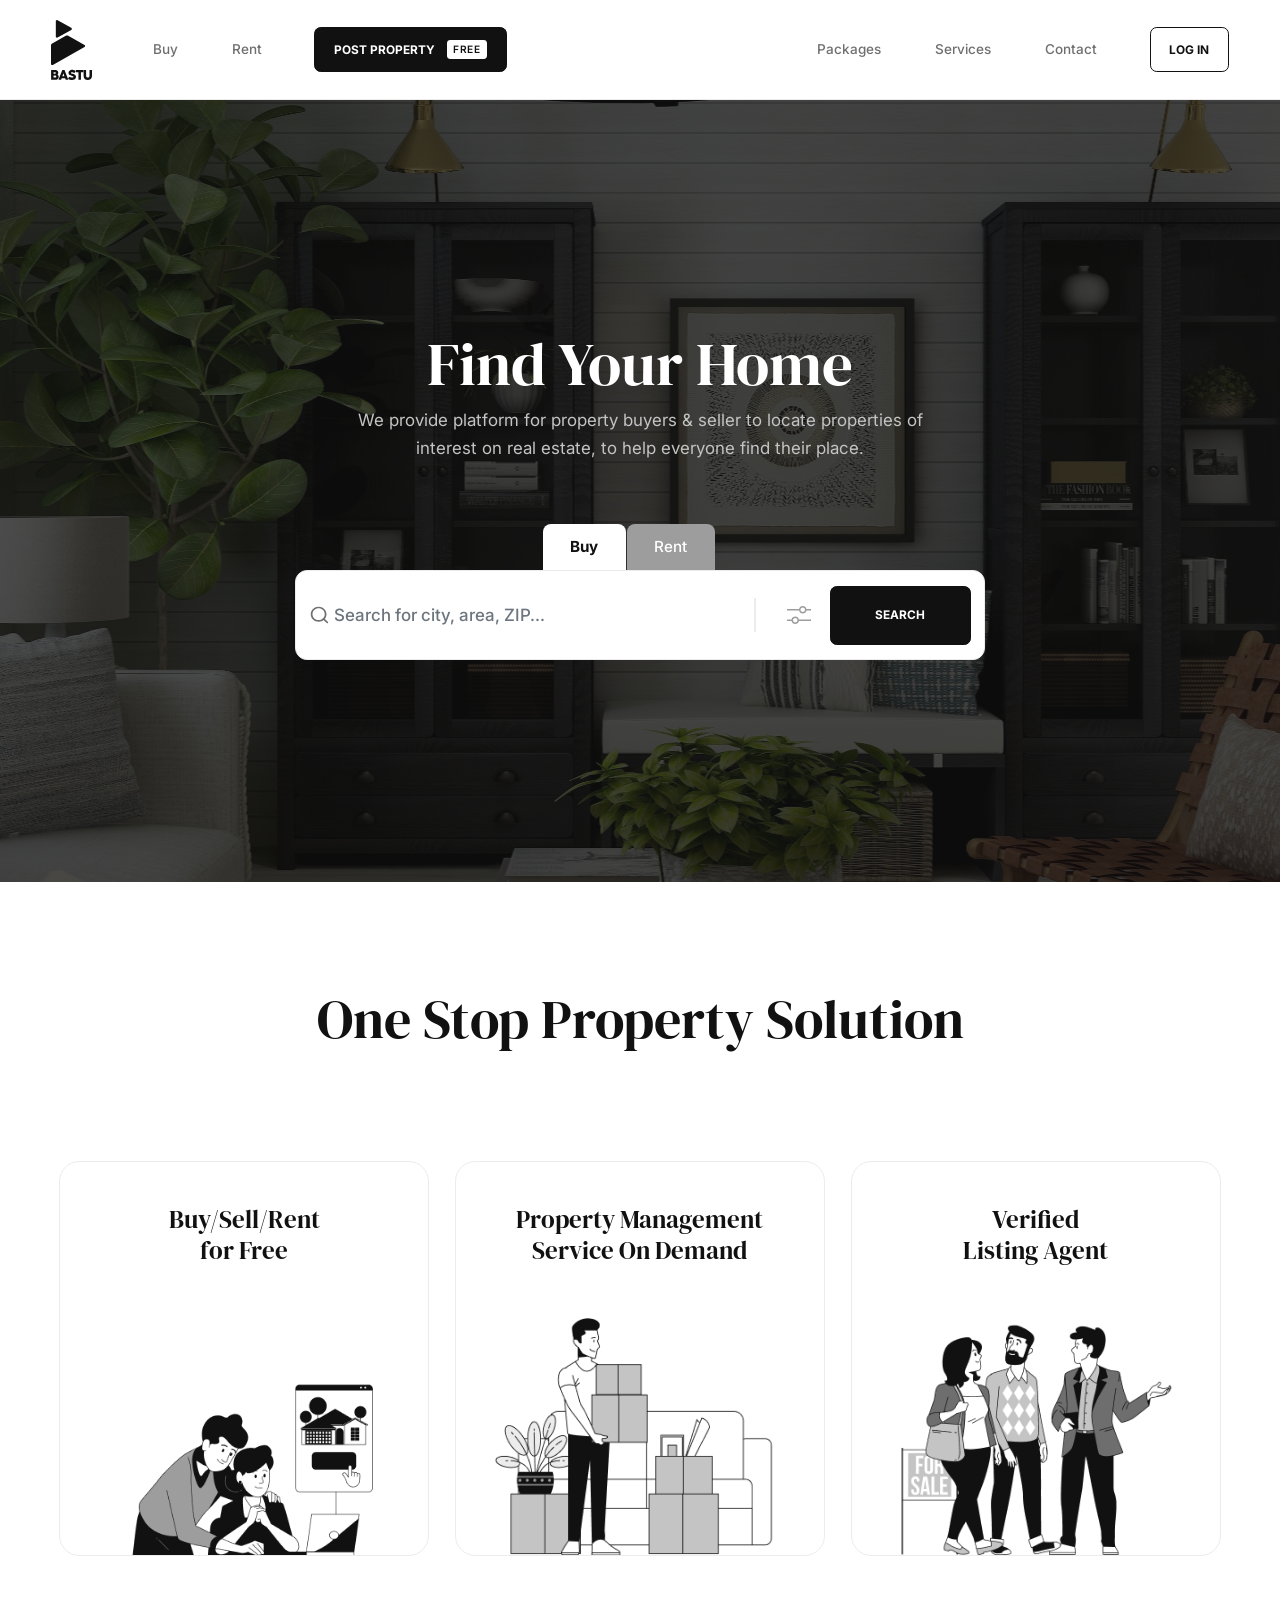
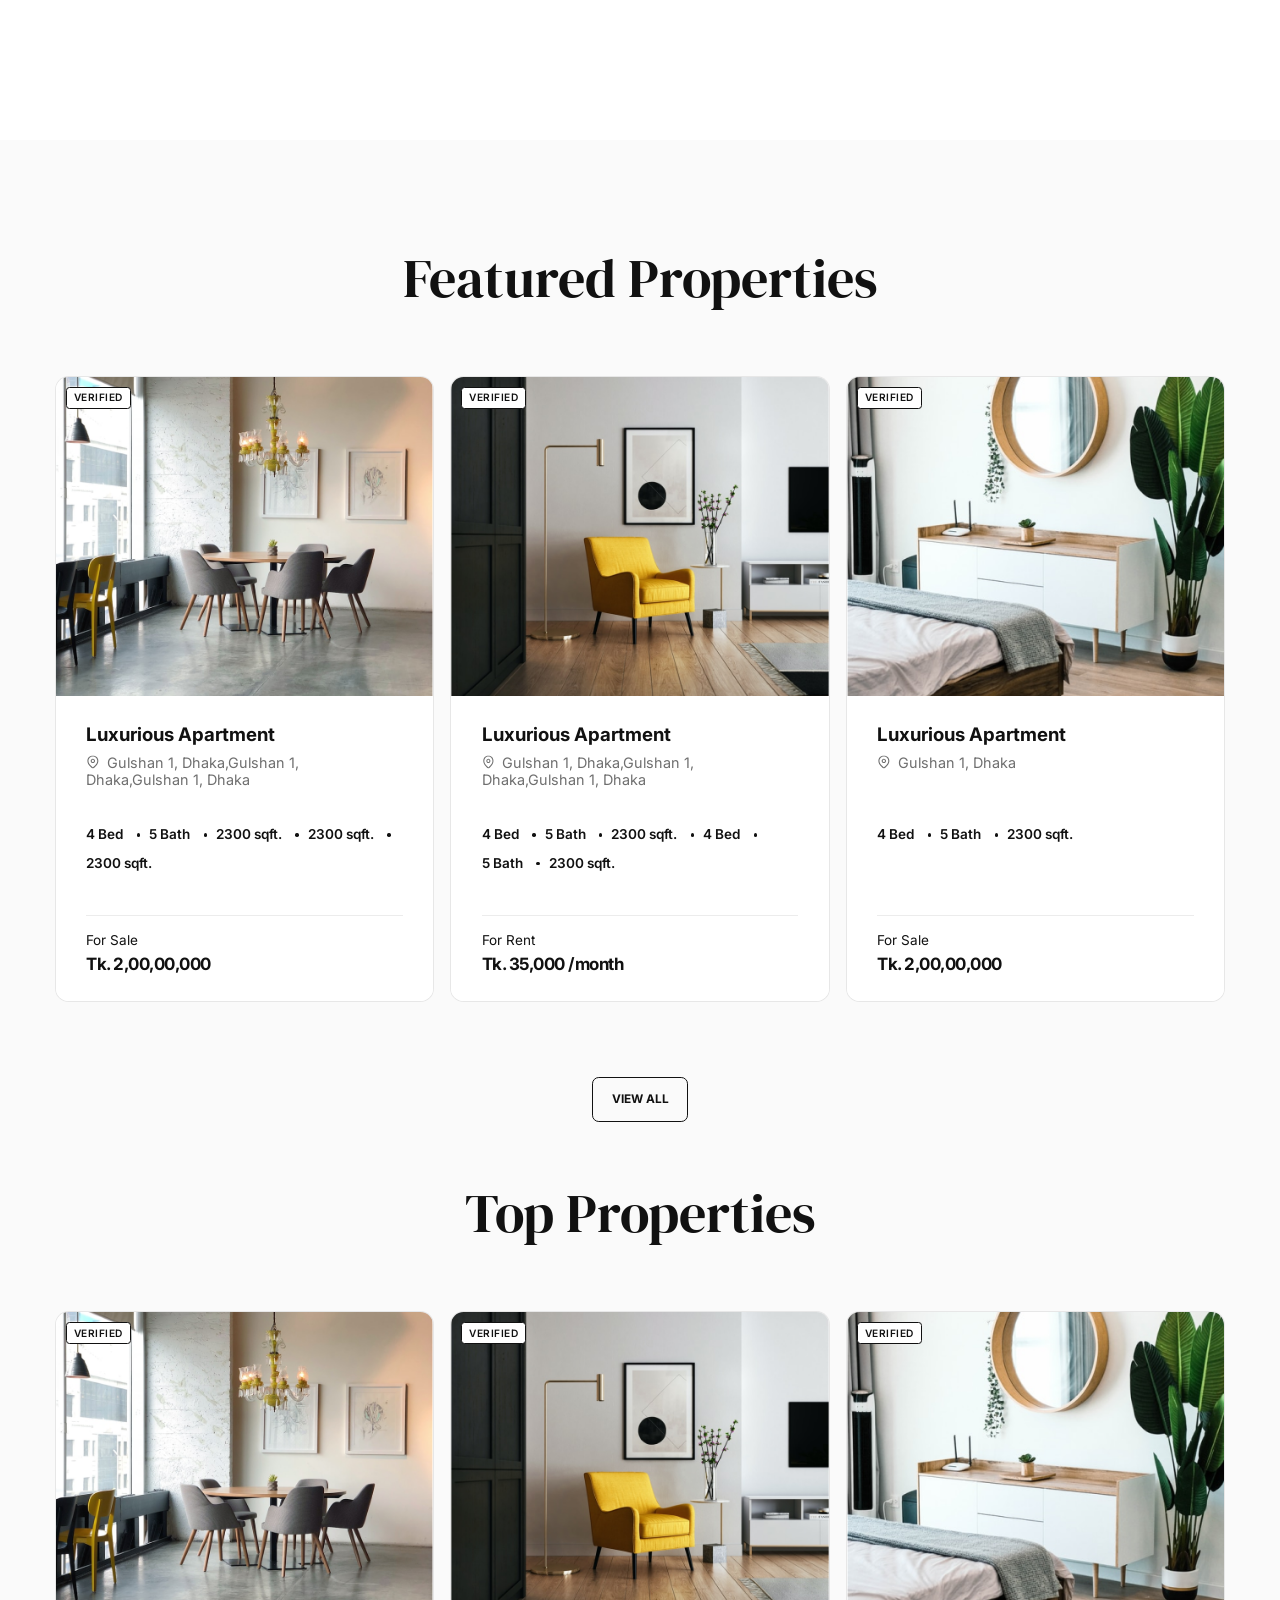
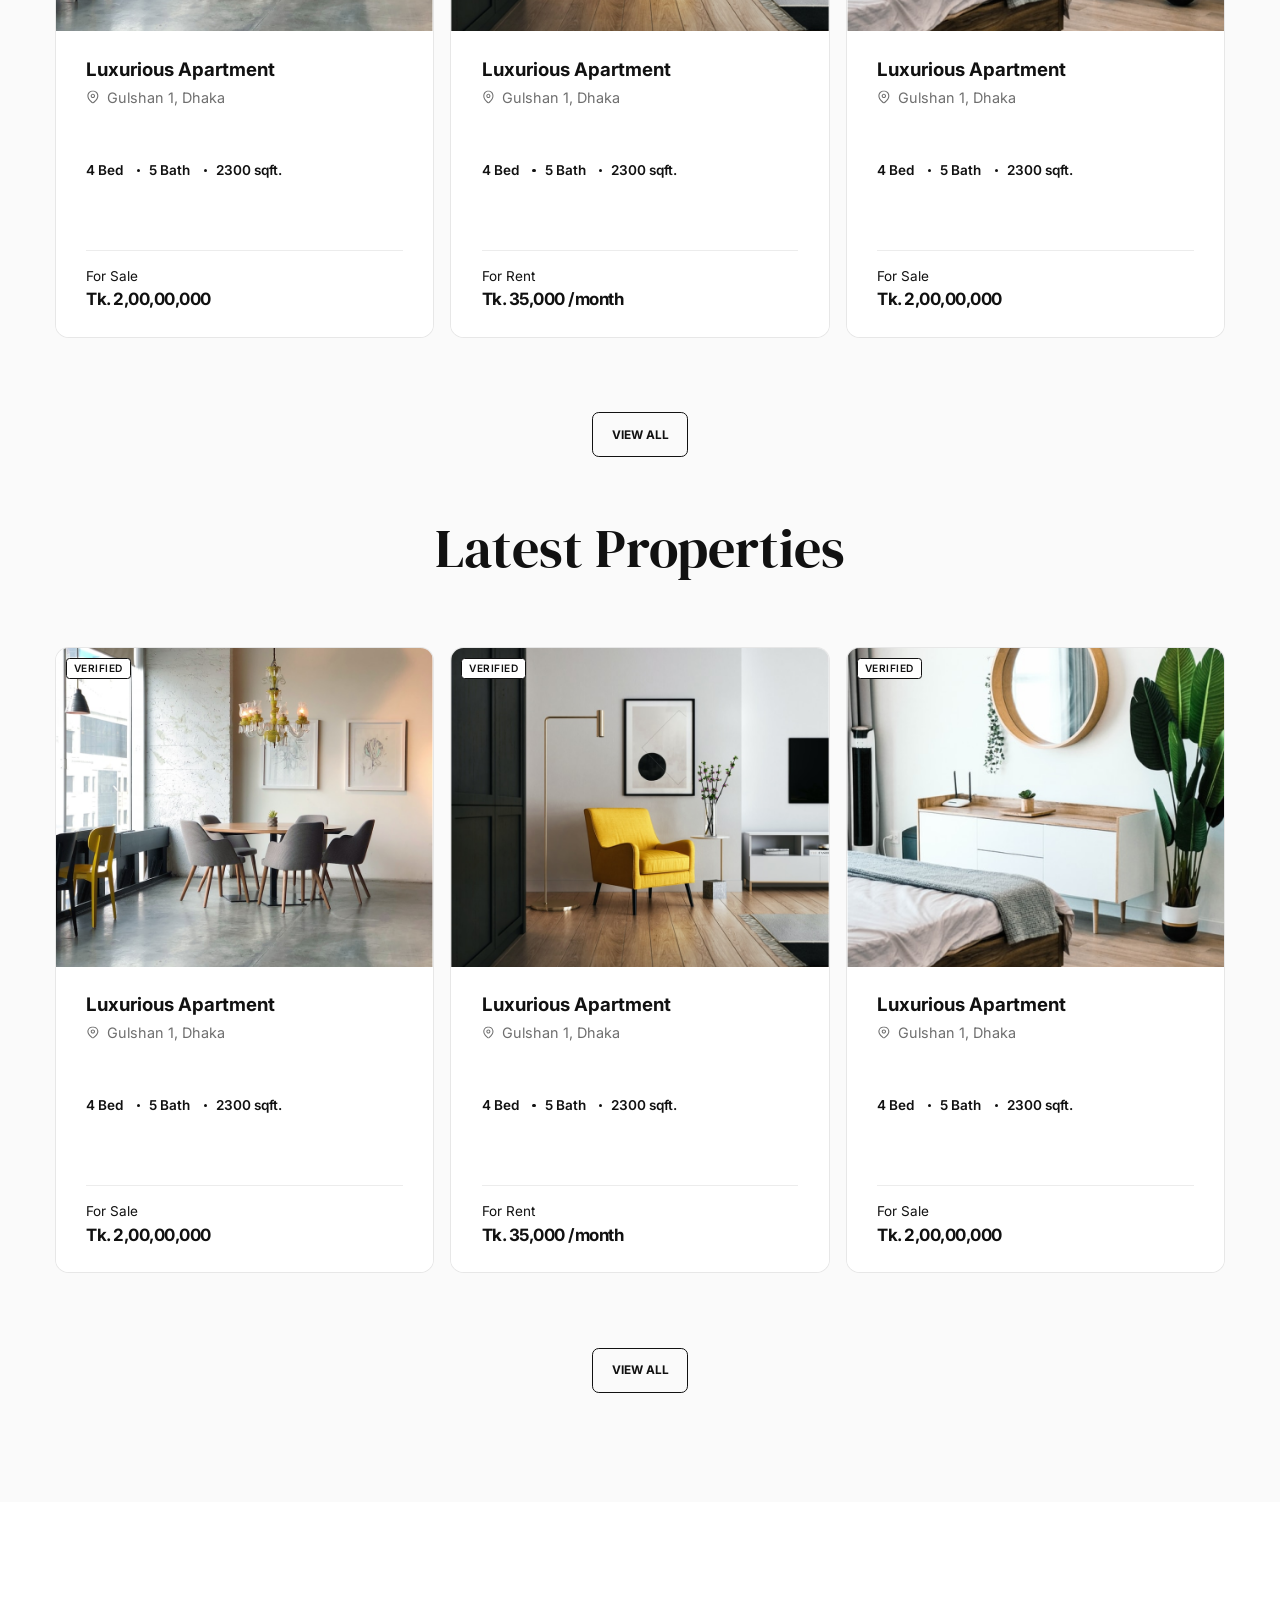
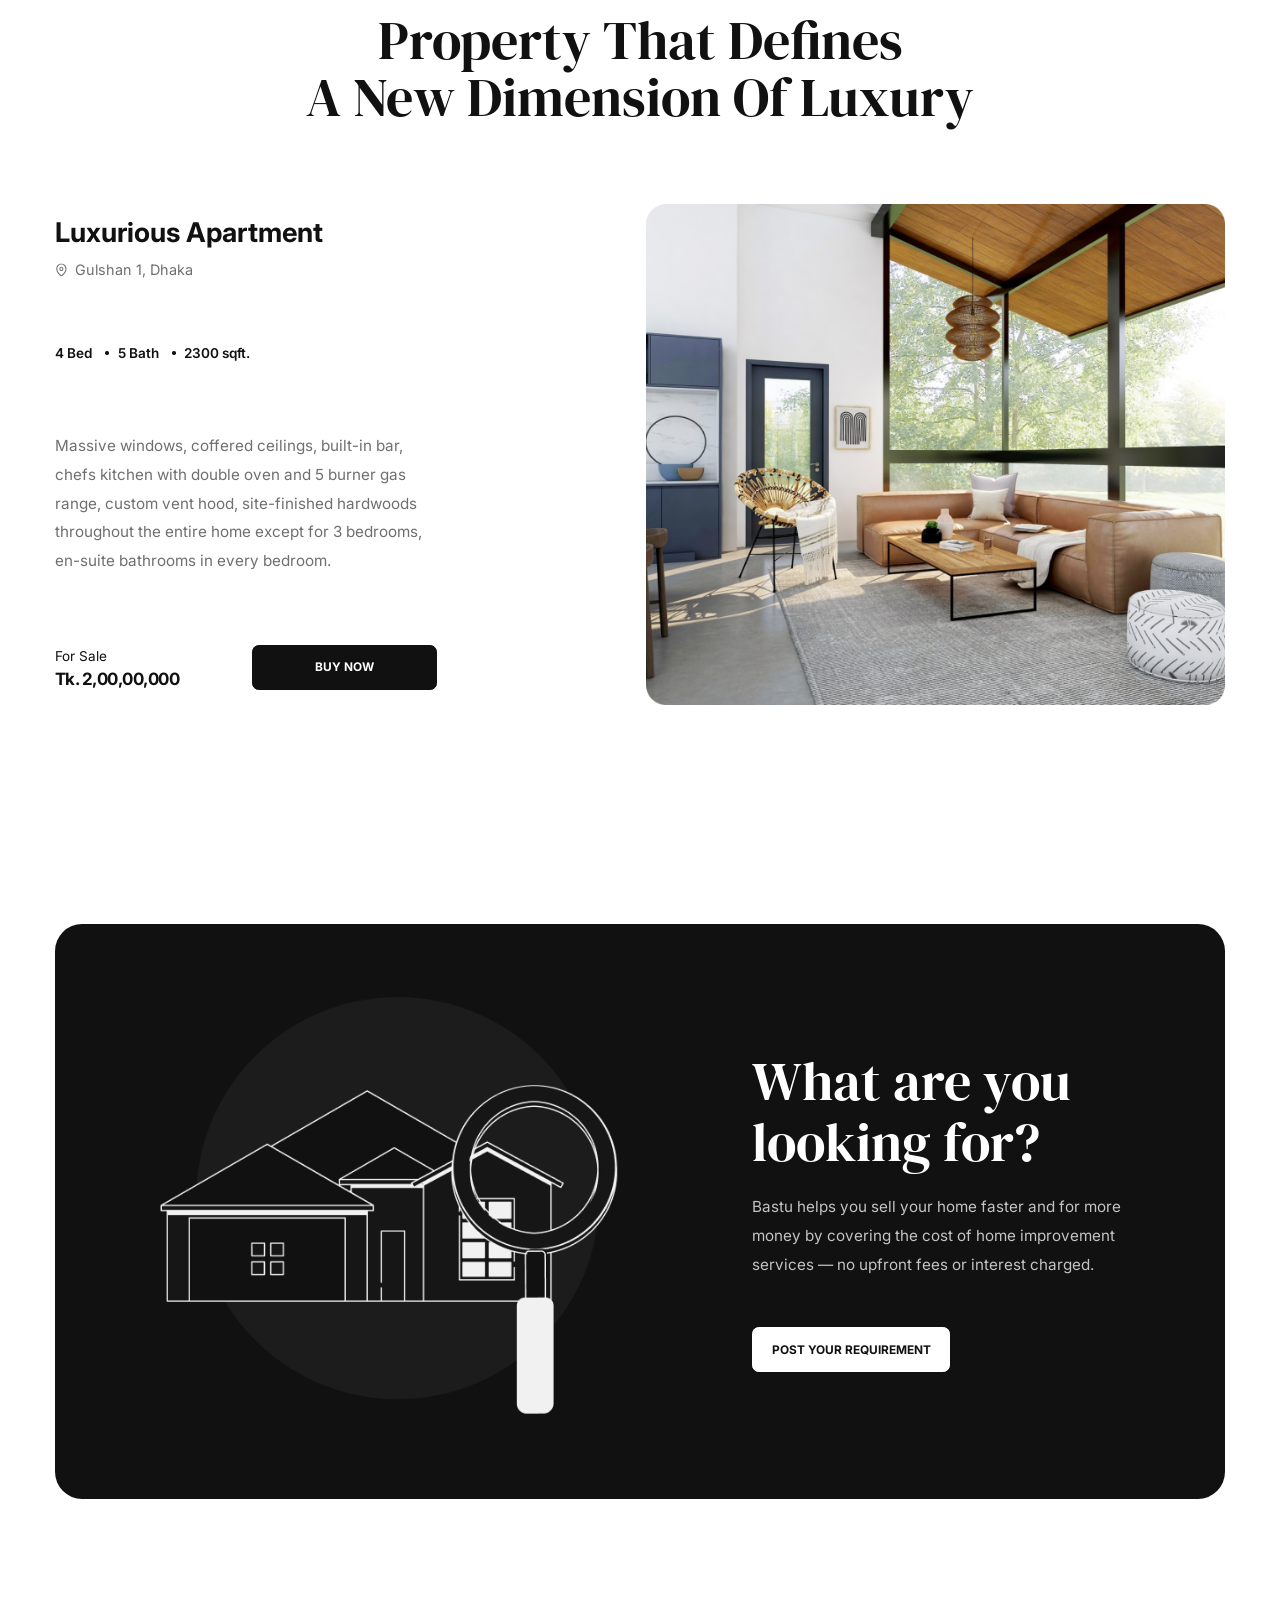
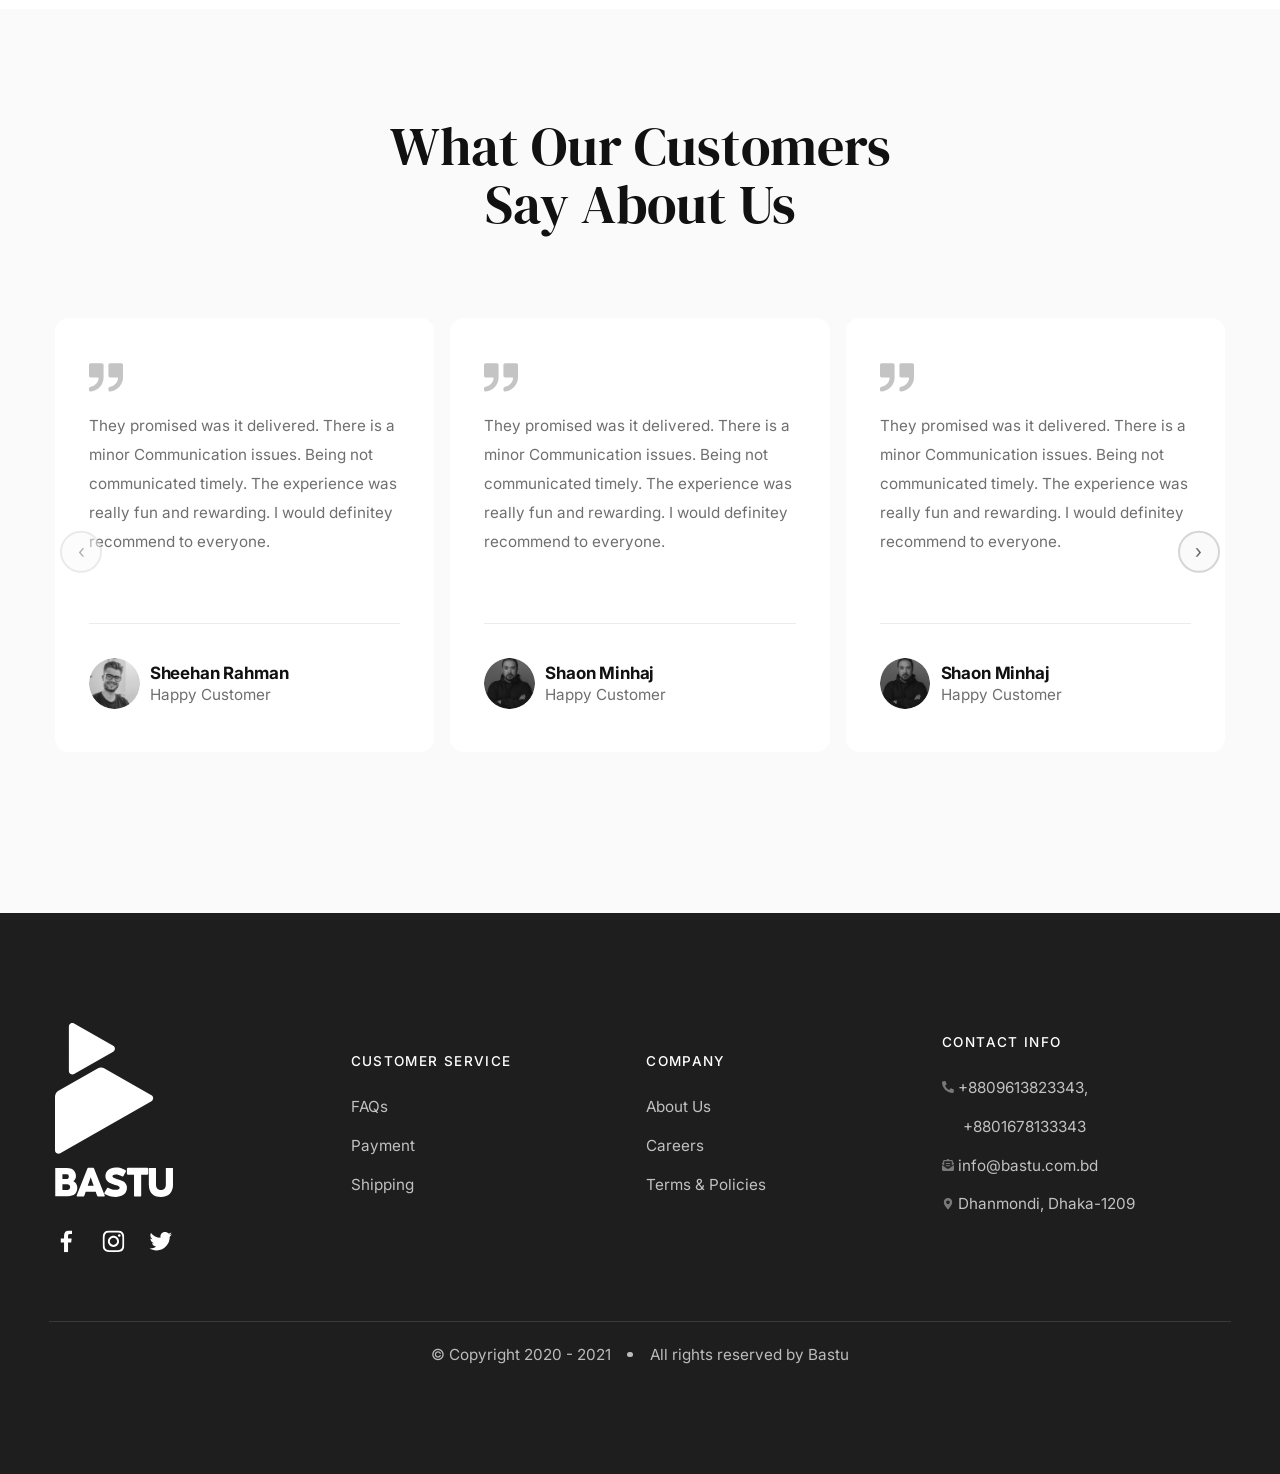
<file: index.html>
<!DOCTYPE html>
<html lang="en">

<head>
    <meta charset="UTF-8">
    <meta http-equiv="X-UA-Compatible" content="IE=edge">
    <meta name="viewport" content="width=device-width, initial-scale=1.0">
    <title>Bastu</title>

    <!-- bootstrap -->
    <link rel="stylesheet" href="assets/bootstrap-5.1.1-dist/css/bootstrap.min.css">


    <!-- owlCarousel -->
    <link rel="stylesheet" href="assets/OwlCarousel2-2.3.4/dist/assets/owl.carousel.min.css">
    <link rel="stylesheet" href="assets/OwlCarousel2-2.3.4/dist/assets/owl.theme.default.min.css">

    <!-- Custom CSS -->
    <link rel="stylesheet" href="assets/css/style.css">
    <link rel="stylesheet" href="assets/css/home.css">



</head>

<body>

    <!-- Navbar -->
    <nav class="autohide navbar navbar-expand-lg navbar-light bg-light">
        <div class="container-fluid navbar-wraper">
            <a class="navbar-brand" href="/"><img src="assets/images/logo.svg" alt=""></a>

            <button class="navbar-toggler" type="button" data-bs-toggle="offcanvas" data-bs-target="#sideMenuBar">
                <!-- <span class="navbar-toggler-icon"></span> -->
                <img class="w-100" src="assets/images/hamburger.svg" alt="">
            </button>

            <div class="collapse navbar-collapse">
                <hr class="dropdown-divider">

                <ul class="navbar-nav me-auto mb-2 mb-lg-0 divider">
                    <li class="nav-item">
                        <a class="nav-link" aria-current="page" href="myListings.html">Buy</a>
                    </li>
                    <li class="nav-item">
                        <a class="nav-link" href="myListings.html">Rent</a>
                    </li>
                    <li class="nav-item">
                        <a class="nav-link p-0 ms-lg-5" href="post.html"><button type="button" class="btn btn-dark">post
                                property <span class="free">Free</span></button></a>
                    </li>

                </ul>
                <ul class="navbar-nav ms-auto mb-lg-0">
                    <li class="nav-item">
                        <a class="nav-link" aria-current="page" href="package.html">Packages</a>
                    </li>
                    <li class="nav-item">
                        <a class="nav-link" href="service.html">Services</a>
                    </li>
                    <li class="nav-item divider">
                        <a class="nav-link" href="contact.html">Contact</a>
                    </li>
                    <li class="nav-item">
                        <a class="nav-link p-0 ms-lg-5" href="javascript:void(0)"><button data-bs-toggle="modal"
                                data-bs-target="#loginModal" type="button" class="btn btn-outline-dark">log
                                in</button></a>
                    </li>

                </ul>

            </div>
        </div>
    </nav>

    <!-- Sidebar menu -->
    <div class="offcanvas offcanvas-start" tabindex="-1" id="sideMenuBar">
        <div class="offcanvas-header">
            <button type="button" class="btn-close text-reset" data-bs-dismiss="offcanvas"></button>
        </div>

        <div class="offcanvas-body sideNavbar">
            <ul class="navbar-nav me-auto pb-5 divider">
                <li class="nav-item">
                    <a class="nav-link" aria-current="page" href="myListings.html">Buy</a>
                </li>
                <li class="nav-item">
                    <a class="nav-link" href="myListings.html">Rent</a>
                </li>
                <li class="nav-item sidebarPadding">
                    <a class="nav-link p-0 ms-lg-5" href="post.html"><button type="button" class="btn btn-dark">post
                            property <span class="free">Free</span></button></a>
                </li>

            </ul>
            <ul class="navbar-nav ms-auto mt-4">
                <li class="nav-item">
                    <a class="nav-link" aria-current="page" href="package.html">Packages</a>
                </li>
                <li class="nav-item">
                    <a class="nav-link" href="service.html">Services</a>
                </li>
                <li class="nav-item divider mb-5" style="padding-bottom: 2rem;">
                    <a class="nav-link" href="contact.html">Contact</a>
                </li>
                <li class="nav-item" data-bs-dismiss="offcanvas">
                    <a class="nav-link p-0 ms-lg-5" href="javascript:void(0)"><button data-bs-toggle="modal"
                            data-bs-target="#loginModal" type="button" class="btn btn-outline-dark sideLoginBtn">log
                            in</button></a>
                </li>
                <li class="nav-item userDropDown">
                    <a class="nav-link userDropDownBtn" href="javascript:void(0)" role="button">
                        <img class="navUserImg" src="assets/images/userImg.svg" alt="">

                        <div class="navUserName">Sheehan Rahman <img src="assets/images/arrowDown.svg" alt=""></div>
                    </a>
                    <ul class="dropDownContent d-none">
                        <li class="mobileMenu"><a class="dropdown-item activeLink" href="#">
                                <svg xmlns="http://www.w3.org/2000/svg" width="24" height="24" fill="none"
                                    viewBox="0 0 24 24">
                                    <path fill="#111" fill-rule="evenodd"
                                        d="M11.386 1.21a1 1 0 011.228 0l9 7A1 1 0 0122 9v11a3 3 0 01-3 3H5a3 3 0 01-3-3V9a1 1 0 01.386-.79l9-7zM4 9.49V20a1 1 0 001 1h14a1 1 0 001-1V9.49l-8-6.223-8 6.222z"
                                        clip-rule="evenodd" />
                                    <path fill="#111" fill-rule="evenodd"
                                        d="M8 12a1 1 0 011-1h6a1 1 0 011 1v10a1 1 0 11-2 0v-9h-4v9a1 1 0 11-2 0V12z"
                                        clip-rule="evenodd" />
                                </svg>
                                My Listings
                            </a></li>

                        <li><a class="dropdown-item" href="#">
                                <svg xmlns="http://www.w3.org/2000/svg" width="24" height="24" fill="none"
                                    viewBox="0 0 24 24">
                                    <path fill="#111"
                                        d="M15.71 12.71a6 6 0 10-7.42 0 10 10 0 00-6.22 8.18 1.006 1.006 0 102 .22 8 8 0 0115.9 0 1 1 0 001 .89h.11a1 1 0 00.88-1.1 10 10 0 00-6.25-8.19zM12 12a4 4 0 110-8 4 4 0 010 8z" />
                                </svg>

                                My Profile
                            </a></li>

                        <li class="mobileMenu"><a class="dropdown-item" href="#">
                                <svg xmlns="http://www.w3.org/2000/svg" width="24" height="24" fill="none"
                                    viewBox="0 0 24 24">
                                    <path fill="#111"
                                        d="M12 13a1.2 1.2 0 00-.796.293.947.947 0 00-.329.707v3c0 .265.118.52.33.707A1.2 1.2 0 0012 18a1.2 1.2 0 00.796-.293.947.947 0 00.329-.707v-3a.947.947 0 00-.33-.707A1.2 1.2 0 0012 13zm5.625-4V7c0-1.326-.593-2.598-1.648-3.536C14.923 2.527 13.492 2 12 2s-2.923.527-3.977 1.464C6.968 4.402 6.375 5.674 6.375 7v2c-.895 0-1.754.316-2.386.879C3.356 10.44 3 11.204 3 12v7c0 .796.356 1.559.989 2.121.632.563 1.49.879 2.386.879h11.25c.895 0 1.754-.316 2.387-.879.632-.562.988-1.325.988-2.121v-7c0-.796-.356-1.559-.988-2.121C19.379 9.316 18.52 9 17.625 9zm-9-2c0-.796.356-1.559.989-2.121C10.246 4.316 11.104 4 12 4c.895 0 1.754.316 2.386.879.633.562.989 1.325.989 2.121v2h-6.75V7zM18.75 19c0 .265-.119.52-.33.707a1.2 1.2 0 01-.795.293H6.375a1.2 1.2 0 01-.795-.293.947.947 0 01-.33-.707v-7c0-.265.119-.52.33-.707A1.2 1.2 0 016.375 11h11.25a1.2 1.2 0 01.796.293c.21.187.329.442.329.707v7z" />
                                </svg>

                                Change Password
                            </a></li>

                        <li class="mobileMenu"><a class="dropdown-item" href="#">
                                <svg xmlns="http://www.w3.org/2000/svg" width="24" height="24" fill="none"
                                    viewBox="0 0 24 24">
                                    <path fill="#111"
                                        d="M20 8.94a1.307 1.307 0 00-.06-.27v-.09a1.07 1.07 0 00-.19-.28l-6-6a1.071 1.071 0 00-.28-.19h-.09a.88.88 0 00-.33-.11H7a3 3 0 00-3 3v14a3 3 0 003 3h10a3 3 0 003-3V9v-.06zm-6-3.53L16.59 8H15a1 1 0 01-1-1V5.41zM18 19a1 1 0 01-1 1H7a1 1 0 01-1-1V5a1 1 0 011-1h5v3a3 3 0 003 3h3v9z" />
                                </svg>

                                Requested Packages
                            </a></li>

                        <li class="mobileMenu"><a class="dropdown-item" href="#">
                                <svg xmlns="http://www.w3.org/2000/svg" width="24" height="24" fill="none"
                                    viewBox="0 0 24 24">
                                    <path fill="#111"
                                        d="M19 6.5h-3v-1a3 3 0 00-3-3h-2a3 3 0 00-3 3v1H5a3 3 0 00-3 3v9a3 3 0 003 3h14a3 3 0 003-3v-9a3 3 0 00-3-3zm-9-1a1 1 0 011-1h2a1 1 0 011 1v1h-4v-1zm10 13a1 1 0 01-1 1H5a1 1 0 01-1-1V13a21.71 21.71 0 008 1.53A21.75 21.75 0 0020 13v5.5zm0-7.69a19.89 19.89 0 01-16 0V9.5a1 1 0 011-1h14a1 1 0 011 1v1.31z" />
                                </svg>

                                Requested Services
                            </a></li>

                        <li class="mobileMenu"><a class="dropdown-item nestedMenuParent" href="javascript:void(0)"
                                role="button">
                                <svg xmlns="http://www.w3.org/2000/svg" width="24" height="24" fill="none"
                                    viewBox="0 0 24 24">
                                    <path fill="#111"
                                        d="M7.5 6a1.5 1.5 0 100 3 1.5 1.5 0 000-3zm13.62 4.71l-8.41-8.42A.999.999 0 0012 2H3a1 1 0 00-1 1v9a1 1 0 00.29.71l8.42 8.41a3 3 0 004.24 0L21.12 15a3 3 0 000-4.24v-.05zm-1.41 2.82l-6.18 6.17a1 1 0 01-1.41 0L4 11.59V4h7.59l8.12 8.12a1.001 1.001 0 010 1.41z" />
                                </svg>

                                Requested Properties

                                <img src="assets/images/arrowDown.svg" alt="">
                            </a>
                        </li>
                        <li class="mobileMenu nestedMenu d-none"><a class="dropdown-item" href="#">
                                Buy Requests
                            </a>
                        </li>
                        <li class="mobileMenu nestedMenu d-none"><a class="dropdown-item" href="#">
                                Rent Requests
                            </a>
                        </li>

                        <li><a class="dropdown-item" href="#">
                                <svg xmlns="http://www.w3.org/2000/svg" width="24" height="24" fill="none"
                                    viewBox="0 0 24 24">
                                    <path fill="#111"
                                        d="M4 12a1 1 0 001 1h7.59l-2.3 2.29a1.002 1.002 0 00.325 1.639 1 1 0 001.095-.219l4-4a1 1 0 00.21-.33 1 1 0 000-.76 1 1 0 00-.21-.33l-4-4a1.003 1.003 0 10-1.42 1.42l2.3 2.29H5a1 1 0 00-1 1zM17 2H7a3 3 0 00-3 3v3a1 1 0 002 0V5a1 1 0 011-1h10a1 1 0 011 1v14a1 1 0 01-1 1H7a1 1 0 01-1-1v-3a1 1 0 10-2 0v3a3 3 0 003 3h10a3 3 0 003-3V5a3 3 0 00-3-3z" />
                                </svg>

                                Log Out
                            </a></li>
                    </ul>
                </li>
            </ul>
        </div>
    </div>

    <!-- Login Modal -->
    <div class="modal fade" id="loginModal" tabindex="-1" aria-labelledby="exampleModalLabel" aria-hidden="true">
        <div class="modal-dialog modal-xl modal-dialog-centered">
            <div class="modal-content authModalContent">
                <div class="row align-items-center">
                    <div class="col-lg-5">
                        <div class="sideImage">
                            <img src="assets/images/modals/image 1.png" alt="">
                            <div></div>
                            <img class="modalLogoImg" src="assets/images/modals/bastu logo.svg" alt="">
                        </div>
                    </div>
                    <div class="col-lg-7 pt-5 pt-lg-0">
                        <div class="rightContent">
                            <h1>Welcome!</h1>
                            <h6>Log In to your account</h6>

                            <form action="#">

                                <div class="row">

                                    <div class="col-12 authFormInput">
                                        <div class="form-floating mb-4">
                                            <input type="text" class="form-control" placeholder="+8801883839298">
                                            <label for="phoneNumber">Your Phone Number</label>
                                        </div>
                                    </div>

                                    <div class="col-12 authFormInput">
                                        <div class="form-floating mb-5">
                                            <input type="password" class="form-control password" placeholder="password">
                                            <label for="password">Your Password</label>
                                            <span onclick="passwordShow()" class="passwordToglerBtn"><img
                                                    src="assets/images/modals/eyeicon.svg" alt=""></span>
                                        </div>
                                    </div>

                                    <div class="col-lg-6 mb-4 d-grid">
                                        <button class="btn btn-dark">Log In</button>
                                    </div>
                                    <div class="col-lg-6 mb-4 d-grid">
                                        <button class="btn p-1">forgot password?</button>
                                    </div>


                                    <div class="col-12 mt-5 mb-5 haveAccount">
                                        <p>Don’t have any account?<span data-bs-toggle="modal"
                                                data-bs-target="#signUpModal">Create one!</span>
                                        </p>
                                    </div>

                                </div>

                            </form>


                        </div>
                    </div>
                </div>
                <button class="modalClose" data-bs-toggle="modal">
                    <img src="assets/images/modals/close icon.svg" alt="">
                </button>
            </div>
        </div>
    </div>

    <!-- Sign Up Modal -->
    <div class="modal fade" id="signUpModal" tabindex="-1" aria-labelledby="exampleModalLabel" aria-hidden="true">
        <div class="modal-dialog modal-xl modal-dialog-centered">
            <div class="modal-content authModalContent">
                <div class="row align-items-center">
                    <div class="col-lg-5">
                        <div class="sideImage">
                            <img src="assets/images/modals/image 2.png" alt="">
                            <div></div>
                            <img class="modalLogoImg" src="assets/images/modals/bastu logo.svg" alt="">
                        </div>
                    </div>
                    <div class="col-lg-7 pt-5 pt-lg-0">
                        <div class="rightContent">
                            <h1>Welcome!</h1>
                            <h6>Create your account</h6>

                            <form action="#">

                                <div class="row">

                                    <div class="col-12 authFormInput">
                                        <div class="form-floating mb-4">
                                            <input type="text" class="form-control" placeholder="demo name">
                                            <label for="name">Your Name</label>
                                        </div>
                                    </div>

                                    <div class="col-12 authFormInput">
                                        <div class="form-floating mb-4">
                                            <input type="text" class="form-control" placeholder="+8801883839298">
                                            <label for="phoneNumber">Your Phone Number</label>
                                        </div>
                                    </div>

                                    <div class="col-12 authFormInput">
                                        <div class="form-floating mb-4">
                                            <input type="password" class="form-control password" placeholder="password">
                                            <label for="password">Your Password</label>
                                            <span onclick="passwordShow()" class="passwordToglerBtn"><img
                                                    src="assets/images/modals/eyeicon.svg" alt=""></span>
                                        </div>
                                    </div>

                                    <div class="col-12 authFormInput">
                                        <div class="form-floating mb-5">
                                            <input type="password" class="form-control confirmPassword"
                                                placeholder="password">
                                            <label for="password">Confirm Password</label>
                                            <span onclick="confirmPasswordShow()" class="passwordToglerBtn"><img
                                                    src="assets/images/modals/eyeicon.svg" alt=""></span>
                                        </div>
                                    </div>

                                    <div class="col-12 mb-4 d-grid">
                                        <button class="btn btn-dark">Sign up</button>
                                    </div>



                                    <div class="col-12 mt-5 mb-5 haveAccount">
                                        <p>Already have an account? <span data-bs-toggle="modal"
                                                data-bs-target="#loginModal">log IN!</span>
                                        </p>
                                    </div>

                                </div>

                            </form>


                        </div>
                    </div>
                </div>
                <button class="modalClose" data-bs-toggle="modal">
                    <img src="assets/images/modals/close icon.svg" alt="">
                </button>
            </div>
        </div>
    </div>



    <!-- Post Your Requirmenst Modal -->
    <div class="modal fade" id="postReqModal" tabindex="-1" aria-labelledby="exampleModalLabel" aria-hidden="true">
        <div class="modal-dialog modal-xl modal-dialog-centered">
            <div class="modal-content postReqModal">

                <div class="row">
                    <div class="col-12 mb-5">
                        <h2 class="modal-title">Post Your Requirements</h2>
                    </div>
                </div>

                <form action="#">
                    <div class="row">
                        <div class="col-lg-6 pe-0 pe-lg-5">
                            <h6 class="form-title">Personal Info</h6>

                            <div class="row">
                                <div class="col-12 authFormInput mb-5">
                                    <div class="form-floating">
                                        <input type="text" class="form-control" placeholder="something">
                                        <label for="yourName">Your Name</label>
                                    </div>
                                </div>
                                <div class="col-12 authFormInput mb-5">
                                    <div class="form-floating">
                                        <input type="text" class="form-control" placeholder="phoneNumber">
                                        <label for="phoneNumber">Your Phone Number</label>
                                    </div>
                                </div>
                                <div class="col-12 authFormInput mb-5">
                                    <div class="form-floating">
                                        <input type="text" class="form-control" placeholder="email">
                                        <label for="email">Your Email (Optional)</label>
                                    </div>
                                </div>
                                <div class="col-12 mb-5  authFormInput">
                                    <div class="form-floating">
                                        <select class="form-select" id="floatingSelect"
                                            aria-label="Floating label select example">
                                            <option selected>When do you require the property?</option>
                                            <option value="1">One</option>
                                            <option value="2">Two</option>
                                            <option value="3">Three</option>
                                        </select>
                                        <label for="floatingSelect">When do you require the property?</label>
                                    </div>
                                </div>

                                <div class="col-12 mb-5 authFormInput">
                                    <div class="form-floating">
                                        <textarea class="form-control" placeholder="message"></textarea>
                                        <label for="message">Your Message</label>
                                    </div>
                                </div>

                            </div>
                        </div>
                        <div class="col-lg-6 ps-0 ps-lg-5">
                            <h6 class="form-title">Property Info</h6>

                            <div class="row">
                                <div class="col-6 authFormInput radioInput">
                                    <label for="property">You’re looking to:</label>
                                </div>

                                <div class="col-3  authFormInput radioInput">
                                    <div class="form-check">
                                        <input class="form-check-input" type="radio" name="flexRadioDefault" id="buy">
                                        <label class="form-check-label" for="buy">
                                            Buy
                                        </label>
                                    </div>
                                </div>
                                <div class="col-3 authFormInput radioInput">
                                    <div class="form-check">
                                        <input class="form-check-input" type="radio" name="flexRadioDefault" id="rent">
                                        <label class="form-check-label" for="rent">
                                            Rent
                                        </label>
                                    </div>
                                </div>


                                <div class="col-lg-6 mb-5  authFormInput">
                                    <div class="form-floating">
                                        <select class="form-select" id="floatingSelect"
                                            aria-label="Floating label select example">
                                            <option selected>Property Type</option>
                                            <option value="1">One</option>
                                            <option value="2">Two</option>
                                            <option value="3">Three</option>
                                        </select>
                                        <label for="floatingSelect">Property Type</label>
                                    </div>
                                </div>

                                <div class="col-lg-6 mb-5  authFormInput">
                                    <div class="form-floating">
                                        <select class="form-select" id="floatingSelect"
                                            aria-label="Floating label select example">
                                            <option selected>Sub-Type</option>
                                            <option value="1">One</option>
                                            <option value="2">Two</option>
                                            <option value="3">Three</option>
                                        </select>
                                        <label for="floatingSelect">Sub-Type</label>
                                    </div>
                                </div>


                                <div class="col-lg-6 mb-5  authFormInput">
                                    <div class="form-floating">
                                        <select class="form-select" id="floatingSelect"
                                            aria-label="Floating label select example">
                                            <option selected>Preferred City</option>
                                            <option value="1">One</option>
                                            <option value="2">Two</option>
                                            <option value="3">Three</option>
                                        </select>
                                        <label for="floatingSelect">Preferred City</label>
                                    </div>
                                </div>

                                <div class="col-lg-6 mb-5  authFormInput">
                                    <div class="form-floating">
                                        <select class="form-select" id="floatingSelect"
                                            aria-label="Floating label select example">
                                            <option selected>Area</option>
                                            <option value="1">One</option>
                                            <option value="2">Two</option>
                                            <option value="3">Three</option>
                                        </select>
                                        <label for="floatingSelect">Area</label>
                                    </div>
                                </div>



                                <div class="col-12 authFormInput mb-5">
                                    <div class="form-floating">
                                        <input type="text" class="form-control" placeholder="flatSize">
                                        <label for="flatSize">Flat Size (sqft.)</label>
                                    </div>
                                </div>

                                <div class="col-lg-6 authFormInput mb-5">
                                    <div class="form-floating">
                                        <input type="text" class="form-control" placeholder="priceMin">
                                        <label for="priceMin">Price (Min)- BDT</label>
                                    </div>
                                </div>
                                <div class="col-lg-6 authFormInput mb-5">
                                    <div class="form-floating">
                                        <input type="text" class="form-control" placeholder="priceMax">
                                        <label for="priceMax">Price (Max)- BDT</label>
                                    </div>
                                </div>
                            </div>
                        </div>

                        <div class="col-12 text-end">
                            <button class="btn btn-dark">submit requirement</button>
                        </div>
                    </div>

                </form>

                <button class="modalClose" data-bs-dismiss="modal">
                    <img src="assets/images/modals/close icon.svg" alt="">
                </button>
            </div>
        </div>
    </div>




    <!-- Main Content -->

    <!-- Hero Section -->
    <section class="container-fluid heroBgImg">
        <div class="row align-items-center">
            <div class="col-12">
                <div class="heroBox">
                    <h1>Find Your Home</h1>
                    <p>We provide platform for property buyers & seller to locate properties of interest on real estate,
                        to help everyone find their place.</p>
                </div>
                <div class="heroSearchBox">

                    <div class="heroPillsTab">
                        <ul class="nav nav-pills" id="pills-tab" role="tablist">
                            <li class="nav-item" role="presentation">
                                <button class="nav-link active" id="pills-buy-tab" data-bs-toggle="pill"
                                    data-bs-target="#pills-buy" type="button" role="tab" aria-controls="pills-buy"
                                    aria-selected="true">Buy</button>
                            </li>

                            <li class="nav-item" role="presentation">
                                <button class="nav-link" id="pills-rent-tab" data-bs-toggle="pill"
                                    data-bs-target="#pills-rent" type="button" role="tab" aria-controls="pills-rent"
                                    aria-selected="false">Rent</button>
                            </li>

                        </ul>
                    </div>


                    <div class="heroPillsContent">
                        <div class="tab-content" id="pills-tabContent">
                            <div class="tab-pane fade show active" id="pills-buy" role="tabpanel"
                                aria-labelledby="pills-buy-tab">

                                <div class="searchBox">
                                    <form action="#">
                                        <div class="row align-items-center">

                                            <div class="heroSearchC col-10 col-lg-8">
                                                <div class="searchIconGroup">
                                                    <input type="email" class="form-control searchInput"
                                                        placeholder="Search for city, area, ZIP...">
                                                    <img src="assets/images/home/fi_search.svg" alt="Search icon">
                                                </div>
                                            </div>

                                            <div class="searchBtnBox mobileSearch col-2 text-end">
                                                <button onclick="heroFilterAction()" type="button"
                                                    class="btn searchFilterBtn"><img
                                                        src="assets/images/home/filter_12 1.svg" alt=""></button>


                                            </div>

                                            <div class="heroAction col-12 col-lg-4  ">
                                                <div class="row">
                                                    <div
                                                        class="filterSelect d-none col-12 col-lg-4 mb-5 mb-lg-0 mt-5 mt-lg-0">
                                                        <div class="form-floating formSearch">
                                                            <select id="propertyType" class="form-select searchSelect"
                                                                aria-label="Floating label select example">
                                                                <option selected>All</option>
                                                                <option value="1">One</option>
                                                                <option value="2">Two</option>
                                                                <option value="3">Three</option>
                                                            </select>
                                                            <label for="propertyType">Property Type</label>
                                                        </div>
                                                    </div>

                                                    <div
                                                        class="filterSelect d-none col-12 col-lg-4 mb-5 mb-lg-0 text-center">
                                                        <div class="form-floating formSearch">
                                                            <select id="propertySubType"
                                                                class="form-select searchSelect"
                                                                aria-label="Floating label select example">
                                                                <option selected>All</option>
                                                                <option value="1">One</option>
                                                                <option value="2">Two</option>
                                                                <option value="3">Three</option>
                                                            </select>
                                                            <label for="propertySubType">Property Sub-Type</label>
                                                        </div>
                                                    </div>
                                                    <div class="searchBtnBox desktopSearch col-12 col-lg-12">
                                                        <div class="d-flex justify-content-end">
                                                            <button onclick="heroFilterAction()" type="button"
                                                                class="btn searchFilterBtn"><img
                                                                    src="assets/images/home/filter_12 1.svg"
                                                                    alt=""></button>

                                                            <a href="myListings.html">
                                                                <button type="button"
                                                                    class="btn d-none d-lg-block btn-dark search-btn">search</button>
                                                            </a>
                                                        </div>
                                                    </div>
                                                </div>
                                            </div>



                                            <div class="filterSelect2 d-none col-12 ">
                                                <a href="myListings.html">
                                                    <button type="button"
                                                        class="btn w-100 d-lg-block btn-dark search-btn">search</button>
                                                </a>
                                            </div>

                                        </div>
                                    </form>
                                </div>
                            </div>
                            <div class="tab-pane fade" id="pills-rent" role="tabpanel" aria-labelledby="pills-rent-tab">
                                <div class="searchBox">
                                    <form action="#">
                                        <div class="row align-items-center">

                                            <div class="heroSearchC col-10 col-lg-8">
                                                <div class="searchIconGroup">
                                                    <input type="email" class="form-control searchInput"
                                                        placeholder="Search for city, area, ZIP...">
                                                    <img src="assets/images/home/fi_search.svg" alt="Search icon">
                                                </div>
                                            </div>

                                            <div class="searchBtnBox mobileSearch col-2 text-end">
                                                <button onclick="heroFilterAction()" type="button"
                                                    class="btn searchFilterBtn"><img
                                                        src="assets/images/home/filter_12 1.svg" alt=""></button>


                                            </div>

                                            <div class="heroAction col-12 col-lg-4  ">
                                                <div class="row">
                                                    <div
                                                        class="filterSelect d-none col-12 col-lg-4 mb-5 mb-lg-0 mt-5 mt-lg-0">
                                                        <div class="form-floating formSearch">
                                                            <select id="propertyType" class="form-select searchSelect"
                                                                aria-label="Floating label select example">
                                                                <option selected>All</option>
                                                                <option value="1">One</option>
                                                                <option value="2">Two</option>
                                                                <option value="3">Three</option>
                                                            </select>
                                                            <label for="propertyType">Property Type</label>
                                                        </div>
                                                    </div>

                                                    <div
                                                        class="filterSelect d-none col-12 col-lg-4 mb-5 mb-lg-0 text-center">
                                                        <div class="form-floating formSearch">
                                                            <select id="propertySubType"
                                                                class="form-select searchSelect"
                                                                aria-label="Floating label select example">
                                                                <option selected>All</option>
                                                                <option value="1">One</option>
                                                                <option value="2">Two</option>
                                                                <option value="3">Three</option>
                                                            </select>
                                                            <label for="propertySubType">Property Sub-Type</label>
                                                        </div>
                                                    </div>
                                                    <div class="searchBtnBox desktopSearch col-12 col-lg-12">
                                                        <div class="d-flex justify-content-end">
                                                            <button onclick="heroFilterAction()" type="button"
                                                                class="btn searchFilterBtn"><img
                                                                    src="assets/images/home/filter_12 1.svg"
                                                                    alt=""></button>

                                                            <a href="myListings.html">
                                                                <button type="button"
                                                                    class="btn d-none d-lg-block btn-dark search-btn">search</button>
                                                            </a>
                                                        </div>
                                                    </div>
                                                </div>
                                            </div>



                                            <div class="filterSelect2 d-none col-12 ">
                                                <a href="myListings.html">
                                                    <button type="button"
                                                        class="btn w-100 d-lg-block btn-dark search-btn">search</button>
                                                </a>
                                            </div>

                                        </div>
                                    </form>
                                </div>
                            </div>
                        </div>
                    </div>

                </div>
            </div>

        </div>
    </section>


    <!-- Onestop property solution -->
    <section class="container-fluid onestopSolution">
        <div class="row">
            <div class="col-12">
                <h1 class="sectionTitle">One Stop Property Solution</h1>
                <!-- <p class="sectionDescription">We provide platform for property buyers & seller to locate properties of
                    interest on real estate, to
                    help everyone find their place.</p> -->
            </div>
        </div>

        <div class="section-container onestopCardSec">
            <div class="row row-cols-1 row-cols-md-2 row-cols-lg-3 g-5">
                <div class="col">
                    <div class="card propertySoulCard h-100">
                        <div class="card-body">
                            <h2>
                                Buy/Sell/Rent <br>
                                for Free
                            </h2>

                            <img src="assets/images/home/illustration 1.png" alt="">
                        </div>
                    </div>
                </div>
                <div class="col">
                    <div class="card propertySoulCard h-100">
                        <div class="card-body">
                            <h2>
                                Property Management <br>
                                Service On Demand
                            </h2>

                            <img src="assets/images/home/illustration 2.png" alt="">
                        </div>
                    </div>
                </div>
                <div class="col">
                    <div class="card propertySoulCard h-100">
                        <div class="card-body">
                            <h2>
                                Verified <br>
                                Listing Agent
                            </h2>

                            <img src="assets/images/home/illustration 3.png" alt="">
                        </div>
                    </div>
                </div>
            </div>
        </div>

    </section>



    <!-- Properties Categories -->

    <section class="container-fluid carouselPadding" style="background-color: var(--sectionBg);">
        <div class="custom-container">
            <div class="row">
                <div class="col-12" style="margin-bottom: 5.3rem;">
                    <h1 class="sectionTitle">Featured Properties</h1>
                </div>
            </div>

            <div class="row">
                <div class="col-12">
                    <!-- Property Carousel -->
                    <div class="owl-carousel propertyCarousel owl-theme">

                        <a href="propertiesDetails.html">
                            <div class="card propertyCard">
                                <img src="assets/images/home/property image 1.png" class="card-img-top" alt="...">

                                <!-- tag -->
                                <div class="propertyTag">
                                    <span>verified</span>
                                </div>

                                <div class="card-body propertyCardbody">
                                    <h1>Luxurious Apartment</h1>
                                    <p><img src="assets/images/home/location icon.svg" alt="">Gulshan 1, Dhaka,Gulshan
                                        1, Dhaka,Gulshan 1, Dhaka</p>

                                    <ul>
                                        <li>4 Bed</li>
                                        <li>5 Bath</li>
                                        <li>2300 sqft.</li>
                                        <li>2300 sqft.</li>
                                        <li>2300 sqft.</li>
                                    </ul>

                                    <h6>For Sale</h6>
                                    <h2>Tk. 2,00,00,000</h2>

                                </div>
                            </div>
                        </a>

                        <a href="propertiesDetails.html">
                            <div class="card propertyCard">
                                <img src="assets/images/home/property image 2.png" class="card-img-top" alt="...">
                                <!-- tag -->
                                <div class="propertyTag">
                                    <span>verified</span>
                                </div>

                                <div class="card-body propertyCardbody">
                                    <h1>Luxurious Apartment</h1>
                                    <p><img src="assets/images/home/location icon.svg" alt="">Gulshan 1, Dhaka,Gulshan
                                        1, Dhaka,Gulshan 1, Dhaka</p>

                                    <ul>
                                        <li>4 Bed</li>
                                        <li>5 Bath</li>
                                        <li>2300 sqft.</li>
                                        <li>4 Bed</li>
                                        <li>5 Bath</li>
                                        <li>2300 sqft.</li>
                                    </ul>

                                    <h6>For Rent</h6>
                                    <h2>Tk. 35,000 /month</h2>
                                </div>
                            </div>
                        </a>

                        <a href="propertiesDetails.html">
                            <div class="card propertyCard">
                                <img src="assets/images/home/property image 3.png" class="card-img-top" alt="...">

                                <!-- tag -->
                                <div class="propertyTag">
                                    <span>verified</span>
                                </div>

                                <div class="card-body propertyCardbody">
                                    <h1>Luxurious Apartment</h1>
                                    <p><img src="assets/images/home/location icon.svg" alt="">Gulshan 1, Dhaka</p>
                                    <ul>
                                        <li>4 Bed</li>
                                        <li>5 Bath</li>
                                        <li>2300 sqft.</li>
                                    </ul>
                                    <h6>For Sale</h6>
                                    <h2>Tk. 2,00,00,000</h2>

                                </div>
                            </div>
                        </a>

                    </div>

                </div>
            </div>

            <div class="row">
                <div class="col-12 text-center" style="margin-top: 3.8rem; margin-bottom: 7.4rem;">
                    <button class="btn btn-outline-dark">View all</button>
                </div>
            </div>


            <div class="row">
                <div class="col-12" style="margin-bottom: 5.3rem;">
                    <h1 class="sectionTitle">Top Properties</h1>
                </div>
            </div>

            <div class="row">
                <div class="col-12">
                    <!-- Property Carousel -->
                    <div class="owl-carousel propertyCarousel owl-theme">

                        <a href="propertiesDetails.html">
                            <div class="card propertyCard">
                                <img src="assets/images/home/property image 1.png" class="card-img-top" alt="...">

                                <!-- tag -->
                                <div class="propertyTag">
                                    <span>verified</span>
                                </div>

                                <div class="card-body propertyCardbody">
                                    <h1>Luxurious Apartment</h1>
                                    <p><img src="assets/images/home/location icon.svg" alt="">Gulshan 1, Dhaka</p>

                                    <ul>
                                        <li>4 Bed</li>
                                        <li>5 Bath</li>
                                        <li>2300 sqft.</li>
                                    </ul>

                                    <h6>For Sale</h6>
                                    <h2>Tk. 2,00,00,000</h2>

                                </div>
                            </div>
                        </a>

                        <a href="propertiesDetails.html">
                            <div class="card propertyCard">
                                <img src="assets/images/home/property image 2.png" class="card-img-top" alt="...">
                                <!-- tag -->
                                <div class="propertyTag">
                                    <span>verified</span>
                                </div>

                                <div class="card-body propertyCardbody">
                                    <h1>Luxurious Apartment</h1>
                                    <p><img src="assets/images/home/location icon.svg" alt="">Gulshan 1, Dhaka</p>

                                    <ul>
                                        <li>4 Bed</li>
                                        <li>5 Bath</li>
                                        <li>2300 sqft.</li>
                                    </ul>

                                    <h6>For Rent</h6>
                                    <h2>Tk. 35,000 /month</h2>
                                </div>
                            </div>
                        </a>

                        <a href="propertiesDetails.html">
                            <div class="card propertyCard">
                                <img src="assets/images/home/property image 3.png" class="card-img-top" alt="...">

                                <!-- tag -->
                                <div class="propertyTag">
                                    <span>verified</span>
                                </div>

                                <div class="card-body propertyCardbody">
                                    <h1>Luxurious Apartment</h1>
                                    <p><img src="assets/images/home/location icon.svg" alt="">Gulshan 1, Dhaka</p>
                                    <ul>
                                        <li>4 Bed</li>
                                        <li>5 Bath</li>
                                        <li>2300 sqft.</li>
                                    </ul>
                                    <h6>For Sale</h6>
                                    <h2>Tk. 2,00,00,000</h2>

                                </div>
                            </div>
                        </a>

                    </div>

                </div>
            </div>

            <div class="row">
                <div class="col-12 text-center" style="margin-top: 3.8rem; margin-bottom: 7.4rem;">
                    <button class="btn btn-outline-dark">View all</button>
                </div>
            </div>

            <div class="row">
                <div class="col-12" style="margin-bottom: 5.3rem;">
                    <h1 class="sectionTitle">Latest Properties</h1>
                </div>
            </div>

            <div class="row">
                <div class="col-12">
                    <!-- Property Carousel -->
                    <div class="owl-carousel propertyCarousel owl-theme">

                        <a href="propertiesDetails.html">
                            <div class="card propertyCard">
                                <img src="assets/images/home/property image 1.png" class="card-img-top" alt="...">

                                <!-- tag -->
                                <div class="propertyTag">
                                    <span>verified</span>
                                </div>

                                <div class="card-body propertyCardbody">
                                    <h1>Luxurious Apartment</h1>
                                    <p><img src="assets/images/home/location icon.svg" alt="">Gulshan 1, Dhaka</p>

                                    <ul>
                                        <li>4 Bed</li>
                                        <li>5 Bath</li>
                                        <li>2300 sqft.</li>
                                    </ul>

                                    <h6>For Sale</h6>
                                    <h2>Tk. 2,00,00,000</h2>

                                </div>
                            </div>
                        </a>

                        <a href="propertiesDetails.html">
                            <div class="card propertyCard">
                                <img src="assets/images/home/property image 2.png" class="card-img-top" alt="...">
                                <!-- tag -->
                                <div class="propertyTag">
                                    <span>verified</span>
                                </div>

                                <div class="card-body propertyCardbody">
                                    <h1>Luxurious Apartment</h1>
                                    <p><img src="assets/images/home/location icon.svg" alt="">Gulshan 1, Dhaka</p>

                                    <ul>
                                        <li>4 Bed</li>
                                        <li>5 Bath</li>
                                        <li>2300 sqft.</li>
                                    </ul>

                                    <h6>For Rent</h6>
                                    <h2>Tk. 35,000 /month</h2>
                                </div>
                            </div>
                        </a>

                        <a href="propertiesDetails.html">
                            <div class="card propertyCard">
                                <img src="assets/images/home/property image 3.png" class="card-img-top" alt="...">

                                <!-- tag -->
                                <div class="propertyTag">
                                    <span>verified</span>
                                </div>

                                <div class="card-body propertyCardbody">
                                    <h1>Luxurious Apartment</h1>
                                    <p><img src="assets/images/home/location icon.svg" alt="">Gulshan 1, Dhaka</p>
                                    <ul>
                                        <li>4 Bed</li>
                                        <li>5 Bath</li>
                                        <li>2300 sqft.</li>
                                    </ul>
                                    <h6>For Sale</h6>
                                    <h2>Tk. 2,00,00,000</h2>

                                </div>
                            </div>
                        </a>

                    </div>

                </div>
            </div>

            <div class="row">
                <div class="col-12 text-center" style="margin-top: 3.8rem;">
                    <button class="btn btn-outline-dark">View all</button>
                </div>
            </div>


        </div>
    </section>



    <!-- Luxury and looking Section -->
    <section class="container-fluid">
        <div class="custom-container">
            <div class="row">
                <div class="col-12">
                    <h1 class="sectionTitle">Property That Defines <br>
                        A New Dimension Of Luxury</h1>
                </div>
            </div>
            <div class="row align-items-center" style="margin-top: 6.3rem;">
                <div class="col-lg-6 order-2 order-lg-1 mt-5 mt-lg-0">
                    <div class="propertyCardbody luxuryBox m-auto me-lg-auto ms-lg-0">
                        <h1>Luxurious Apartment</h1>
                        <p><img src="assets/images/home/location icon.svg" alt="">Gulshan 1, Dhaka</p>

                        <ul>
                            <li>4 Bed</li>
                            <li>5 Bath</li>
                            <li>2300 sqft.</li>
                        </ul>

                        <p class="description">
                            Massive windows, coffered ceilings, built-in bar, chefs kitchen with double oven and 5
                            burner gas range, custom vent hood, site-finished hardwoods throughout the entire home
                            except for 3 bedrooms, en-suite bathrooms in every bedroom.
                        </p>

                        <div class="row align-items-end">
                            <div class="col-12 col-md-6">
                                <h6>For Sale</h6>
                                <h2>Tk. 2,00,00,000</h2>
                            </div>
                            <div class="col-12 col-md-6 mt-5 mt-md-0">
                                <button class="btn btn-dark w-100">buy now</button>
                            </div>
                        </div>

                    </div>
                </div>
                <div class="col-lg-6 order-1 order-lg-2">
                    <img class="w-100" style="border-radius: 1.6rem;" src="assets/images/home/luxury image.png" alt="">
                </div>
            </div>
        </div>

        <div class="custom-container">
            <div class="lookingCont">
                <div class="row align-items-center">
                    <div class="col-lg-6">
                        <img class="w-100" src="assets/images/home/what are you looking for-image.png" alt="">
                    </div>
                    <div class="col-lg-6">
                        <div class="lookingContent">
                            <h3>What are you looking for?</h3>
                            <p>Bastu helps you sell your home faster and for more money by covering the cost of home
                                improvement services — no upfront fees or interest charged.</p>

                            <button class="btn btn-light" data-bs-toggle="modal" data-bs-target="#postReqModal">Post
                                your requirement</button>
                        </div>
                    </div>
                </div>
            </div>
        </div>
    </section>


    <!-- Customer Carousel -->
    <section class="container-fluid carouselPadding" style="background-color: var(--sectionBg)">
        <div class="custom-container">
            <div class="row">
                <div class="col-12" style="margin-bottom: 7.2rem;">
                    <h1 class="sectionTitle">What Our Customers <br>
                        Say About Us</h1>
                </div>
            </div>


            <div class="row">
                <div class="col-12">

                    <!-- Testmonial Card -->
                    <div class="owl-carousel testmonialCarousel owl-theme ">
                        <div class="card testmonialCard">
                            <img class="quoteIcon" src="assets/images/home/quote icon.svg" alt="">
                            <p>They promised was it delivered. There is a minor Communication issues. Being not
                                communicated timely. The experience was really fun and rewarding. I would definitey
                                recommend to everyone.</p>

                            <div class="testmonialUser">
                                <div><img src="assets/images/home/testimonial image 1.png" alt=""></div>
                                <div>
                                    <h5>Sheehan Rahman</h5>
                                    <h6>Happy Customer</h6>
                                </div>
                            </div>
                        </div>
                        <div class="card testmonialCard">
                            <img class="quoteIcon" src="assets/images/home/quote icon.svg" alt="">
                            <p>They promised was it delivered. There is a minor Communication issues. Being not
                                communicated timely. The experience was really fun and rewarding. I would definitey
                                recommend to everyone.</p>

                            <div class="testmonialUser">
                                <div><img src="assets/images/home/testimonial image 2.png" alt=""></div>
                                <div>
                                    <h5>Shaon Minhaj</h5>
                                    <h6>Happy Customer</h6>
                                </div>
                            </div>
                        </div>
                        <div class="card testmonialCard">
                            <img class="quoteIcon" src="assets/images/home/quote icon.svg" alt="">
                            <p>They promised was it delivered. There is a minor Communication issues. Being not
                                communicated timely. The experience was really fun and rewarding. I would definitey
                                recommend to everyone.</p>

                            <div class="testmonialUser">
                                <div><img src="assets/images/home/testimonial image 2.png" alt=""></div>
                                <div>
                                    <h5>Shaon Minhaj</h5>
                                    <h6>Happy Customer</h6>
                                </div>
                            </div>
                        </div>
                        <div class="card testmonialCard">
                            <img class="quoteIcon" src="assets/images/home/quote icon.svg" alt="">
                            <p>They promised was it delivered. There is a minor Communication issues. Being not
                                communicated timely. The experience was really fun and rewarding. I would definitey
                                recommend to everyone.</p>

                            <div class="testmonialUser">
                                <div><img src="assets/images/home/testimonial image 2.png" alt=""></div>
                                <div>
                                    <h5>Shaon Minhaj</h5>
                                    <h6>Happy Customer</h6>
                                </div>
                            </div>
                        </div>
                        <div class="card testmonialCard">
                            <img class="quoteIcon" src="assets/images/home/quote icon.svg" alt="">
                            <p>They promised was it delivered. There is a minor Communication issues. Being not
                                communicated timely. The experience was really fun and rewarding. I would definitey
                                recommend to everyone.</p>

                            <div class="testmonialUser">
                                <div><img src="assets/images/home/testimonial image 2.png" alt=""></div>
                                <div>
                                    <h5>Shaon Minhaj</h5>
                                    <h6>Happy Customer</h6>
                                </div>
                            </div>
                        </div>
                        <div class="card testmonialCard">
                            <img class="quoteIcon" src="assets/images/home/quote icon.svg" alt="">
                            <p>They promised was it delivered. There is a minor Communication issues. Being not
                                communicated timely. The experience was really fun and rewarding. I would definitey
                                recommend to everyone.</p>

                            <div class="testmonialUser">
                                <div><img src="assets/images/home/testimonial image 2.png" alt=""></div>
                                <div>
                                    <h5>Shaon Minhaj</h5>
                                    <h6>Happy Customer</h6>
                                </div>
                            </div>
                        </div>
                        <div class="card testmonialCard">
                            <img class="quoteIcon" src="assets/images/home/quote icon.svg" alt="">
                            <p>They promised was it delivered. There is a minor Communication issues. Being not
                                communicated timely. The experience was really fun and rewarding. I would definitey
                                recommend to everyone.</p>

                            <div class="testmonialUser">
                                <div><img src="assets/images/home/testimonial image 2.png" alt=""></div>
                                <div>
                                    <h5>Shaon Minhaj</h5>
                                    <h6>Happy Customer</h6>
                                </div>
                            </div>
                        </div>
                        <div class="card testmonialCard">
                            <img class="quoteIcon" src="assets/images/home/quote icon.svg" alt="">
                            <p>They promised was it delivered. There is a minor Communication issues. Being not
                                communicated timely. The experience was really fun and rewarding. I would definitey
                                recommend to everyone.</p>

                            <div class="testmonialUser">
                                <div><img src="assets/images/home/testimonial image 3.png" alt=""></div>
                                <div>
                                    <h5>Anan Meem</h5>
                                    <h6>Happy Customer</h6>
                                </div>
                            </div>
                        </div>
                    </div>


                </div>
            </div>

        </div>
    </section>


    <!-- Footer -->
    <section class="container-fluid" style="background-color: #1E1E1E;">
        <div class="custom-container footer-container">
            <div class="row align-items-center" style="border-bottom: 1px solid rgb(255, 255, 255,0.12);
            ">
                <div class="col-sm-6 col-lg-3 footer-logo">
                    <img class="logo" src="assets/images/home/bastu logo white.svg" alt="">
                    <div class="social-link">
                        <a href="#">
                            <img src="assets/images/home/002-facebook.svg" alt="">
                        </a>
                        <a href="#">
                            <img src="assets/images/home/001-instagram.svg" alt="">
                        </a>
                        <a href="#">
                            <img src="assets/images/home/003-twitter.svg" alt="">
                        </a>
                    </div>
                </div>

                <div class="col-sm-6 col-lg-3 aditionalLink">
                    <h6>Customer Service</h6>
                    <ul>
                        <li><a href="#">FAQs</a></li>
                        <li><a href="#">Payment</a></li>
                        <li><a href="#">Shipping</a></li>
                    </ul>
                </div>

                <div class="col-sm-6 col-lg-3 aditionalLink">
                    <h6>COMPANY</h6>
                    <ul>
                        <li><a href="#">About Us</a></li>
                        <li><a href="#">Careers</a></li>
                        <li><a href="#">Terms & Policies</a></li>
                    </ul>
                </div>
                <div class="col-sm-6 col-lg-3 aditionalLink">
                    <h6>CONTACT INFO</h6>
                    <ul>
                        <li><a href="#"><img src="assets/images/home/phone-alt-solid 1.svg" alt=""> +8809613823343,</a>
                        <li><a href="#" style="padding-left: 21px;"> +8801678133343</a>
                        </li>
                        <li> <a href="#"><img src="assets/images/home/envelope-open-text-solid 1.svg" alt="">
                                info@bastu.com.bd</a></li>
                        <li><a href="#"><img src="assets/images/home/map-marker-alt-solid 1.svg" alt=""> Dhanmondi,
                                Dhaka-1209</a></li>
                    </ul>
                </div>
            </div>

            <div class="row">
                <div class="col-12">
                    <div class="copyright">
                        ©
                        Copyright 2020 - 2021
                        <span class="dot"></span>
                        All rights reserved by Bastu
                    </div>
                </div>
            </div>
        </div>
    </section>



    <!-- Jquery -->
    <script src="https://cdnjs.cloudflare.com/ajax/libs/jquery/3.6.0/jquery.min.js"
        integrity="sha512-894YE6QWD5I59HgZOGReFYm4dnWc1Qt5NtvYSaNcOP+u1T9qYdvdihz0PPSiiqn/+/3e7Jo4EaG7TubfWGUrMQ=="
        crossorigin="anonymous" referrerpolicy="no-referrer"></script>

    <!-- bootstrap -->
    <script src="assets/bootstrap-5.1.1-dist/js/bootstrap.min.js"></script>

    <!-- owlCarousel -->
    <script src="assets/OwlCarousel2-2.3.4/dist/owl.carousel.min.js"></script>

    <!-- Custom JS -->
    <script src="assets/js/style.js"></script>


    <script>

        $(document).ready(function () {

            $(".propertyCarousel").owlCarousel({
                items: 3,
                margin: 16,
                dots: false,
                nav: false,
                responsive: {
                    0: {
                        items: 2,
                        center: true,
                        loop: true,
                        autoWidth: true,
                        margin: 8,
                    },
                    800: {
                        items: 3,
                    }

                }
            });




            $(".testmonialCarousel").owlCarousel({
                items: 3,
                margin: 16,
                dots: false,
                nav: true,
                responsive: {
                    0: {
                        items: 2,
                        center: true,
                        loop: true,
                        nav: false,
                        autoWidth: true,
                        nav: false,
                    },
                    800: {
                        items: 3,
                    }

                }
            });




        });




    </script>
</body>

</html>
</file>
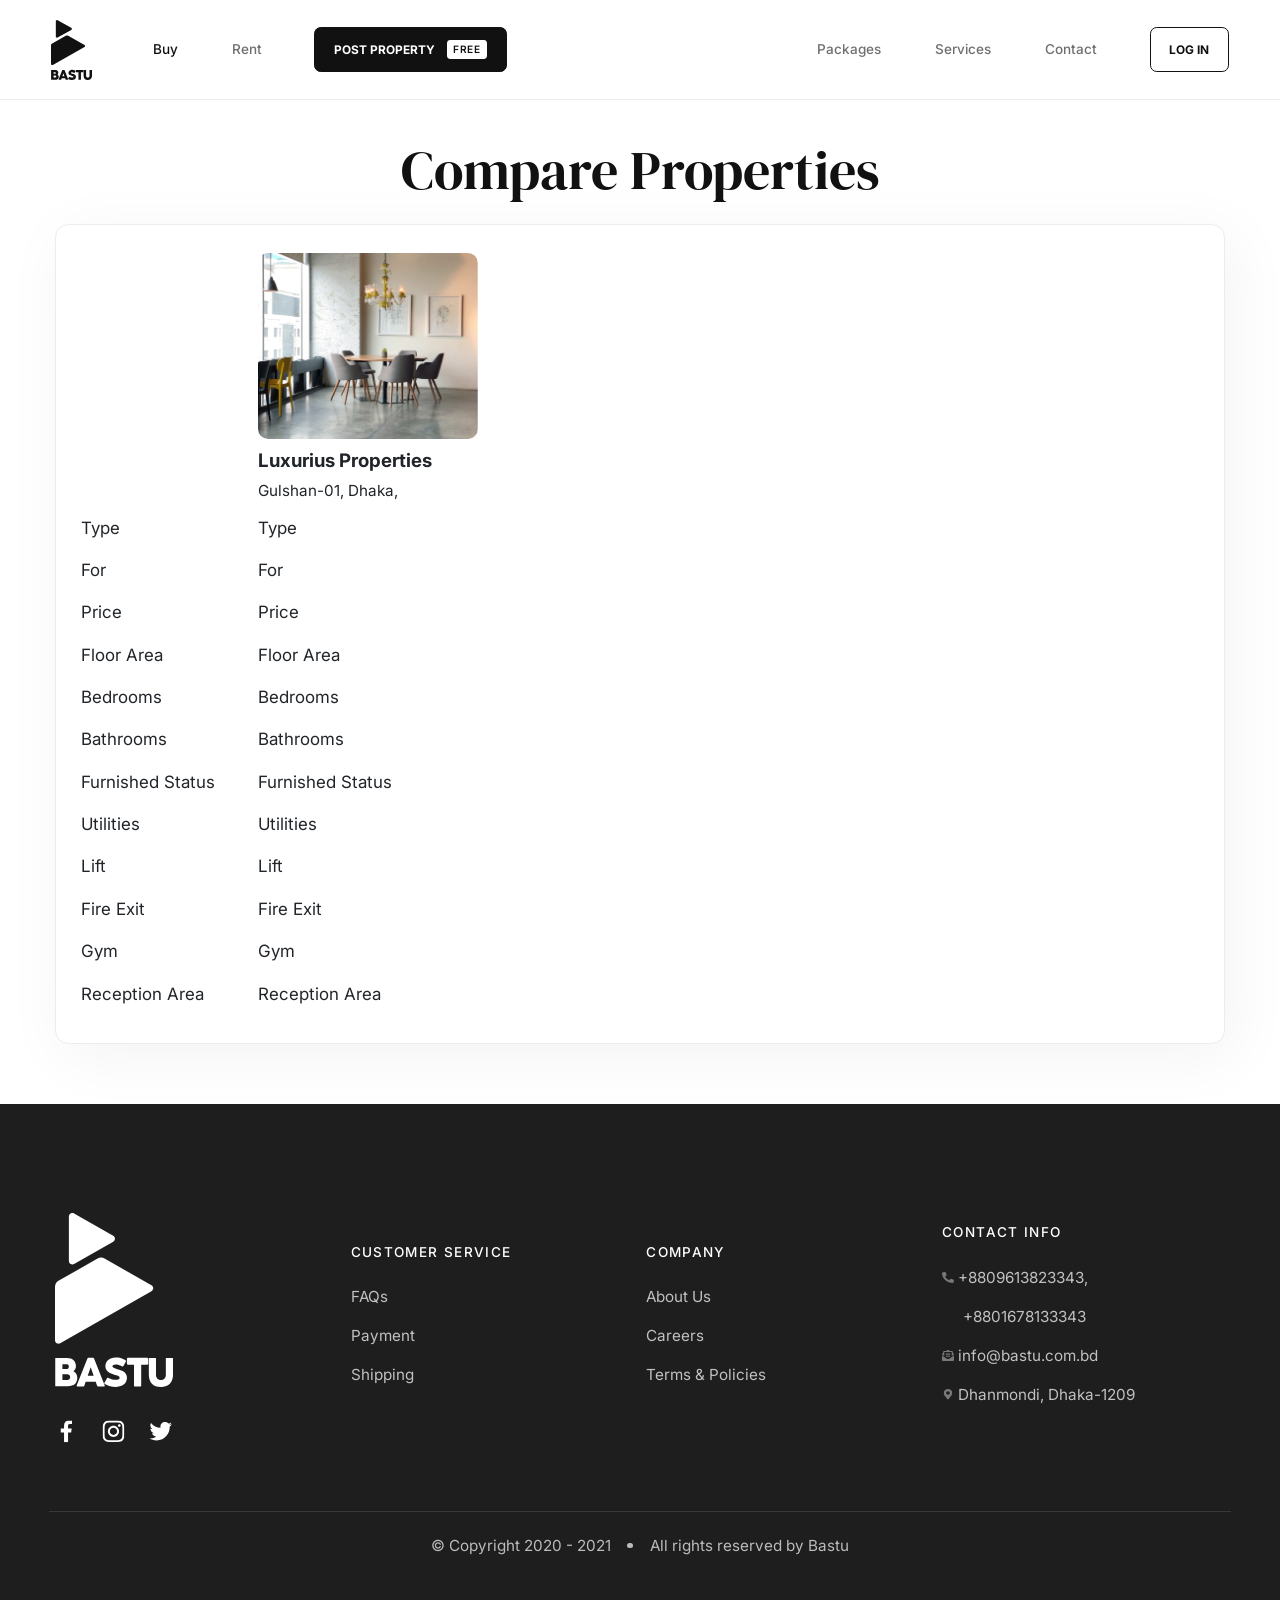
<file: compare.html>
<!DOCTYPE html>
<html lang="en">

<head>
    <meta charset="UTF-8">
    <meta http-equiv="X-UA-Compatible" content="IE=edge">
    <meta name="viewport" content="width=device-width, initial-scale=1.0">
    <title>Package | Bastu</title>

    <!-- bootstrap -->
    <link rel="stylesheet" href="assets/bootstrap-5.1.1-dist/css/bootstrap.min.css">


    <!-- owlCarousel -->
    <link rel="stylesheet" href="assets/OwlCarousel2-2.3.4/dist/assets/owl.carousel.min.css">
    <link rel="stylesheet" href="assets/OwlCarousel2-2.3.4/dist/assets/owl.theme.default.min.css">

    <!-- Custom CSS -->
    <link rel="stylesheet" href="assets/css/style.css">
    <link rel="stylesheet" href="assets/css/compare.css">


</head>

<body>

    <!-- Navbar -->
    <nav class="autohide navbar navbar-expand-lg navbar-light bg-light">
        <div class="container-fluid navbar-wraper">
            <a class="navbar-brand" href="/"><img src="assets/images/logo.svg" alt=""></a>

            <button class="navbar-toggler" type="button" data-bs-toggle="offcanvas" data-bs-target="#sideMenuBar">
                <!-- <span class="navbar-toggler-icon"></span> -->
                <img class="w-100" src="assets/images/hamburger.svg" alt="">
            </button>

            <div class="collapse navbar-collapse">
                <hr class="dropdown-divider">

                <ul class="navbar-nav me-auto mb-2 mb-lg-0 divider">
                    <li class="nav-item">
                        <a class="nav-link active" aria-current="page" href="myListings.html">Buy</a>
                    </li>
                    <li class="nav-item">
                        <a class="nav-link" href="myListings.html">Rent</a>
                    </li>
                    <li class="nav-item">
                        <a class="nav-link p-0 ms-lg-5" href="post.html"><button type="button" class="btn btn-dark">post
                                property <span class="free">Free</span></button></a>
                    </li>

                </ul>
                <ul class="navbar-nav ms-auto mb-lg-0">
                    <li class="nav-item">
                        <a class="nav-link" aria-current="page" href="package.html">Packages</a>
                    </li>
                    <li class="nav-item">
                        <a class="nav-link" href="service.html">Services</a>
                    </li>
                    <li class="nav-item divider">
                        <a class="nav-link" href="contact.html">Contact</a>
                    </li>
                    <li class="nav-item">
                        <a class="nav-link p-0 ms-lg-5" href="javascript:void(0)"><button data-bs-toggle="modal"
                                data-bs-target="#loginModal" type="button" class="btn btn-outline-dark">log
                                in</button></a>
                    </li>

                </ul>

            </div>
        </div>
    </nav>

    <!-- Sidebar menu -->
    <div class="offcanvas offcanvas-start" tabindex="-1" id="sideMenuBar">
        <div class="offcanvas-header">
            <button type="button" class="btn-close text-reset" data-bs-dismiss="offcanvas"></button>
        </div>

        <div class="offcanvas-body sideNavbar">
            <ul class="navbar-nav me-auto pb-5 divider">
                <li class="nav-item">
                    <a class="nav-link" aria-current="page" href="myListings.html">Buy</a>
                </li>
                <li class="nav-item">
                    <a class="nav-link" href="myListings.html">Rent</a>
                </li>
                <li class="nav-item sidebarPadding">
                    <a class="nav-link p-0 ms-lg-5" href="post.html"><button type="button" class="btn btn-dark">post
                            property <span class="free">Free</span></button></a>
                </li>

            </ul>
            <ul class="navbar-nav ms-auto mt-4">
                <li class="nav-item">
                    <a class="nav-link" aria-current="page" href="package.html">Packages</a>
                </li>
                <li class="nav-item">
                    <a class="nav-link" href="service.html">Services</a>
                </li>
                <li class="nav-item divider mb-5" style="padding-bottom: 2rem;">
                    <a class="nav-link" href="contact.html">Contact</a>
                </li>
                <li class="nav-item" data-bs-dismiss="offcanvas">
                    <a class="nav-link p-0 ms-lg-5" href="javascript:void(0)"><button data-bs-toggle="modal"
                            data-bs-target="#loginModal" type="button" class="btn btn-outline-dark sideLoginBtn">log
                            in</button></a>
                </li>
                <li class="nav-item userDropDown">
                    <a class="nav-link userDropDownBtn" href="javascript:void(0)" role="button">
                        <img class="navUserImg" src="assets/images/userImg.svg" alt="">

                        <div class="navUserName">Sheehan Rahman <img src="assets/images/arrowDown.svg" alt=""></div>
                    </a>
                    <ul class="dropDownContent d-none">
                        <li class="mobileMenu"><a class="dropdown-item activeLink" href="#">
                                <svg xmlns="http://www.w3.org/2000/svg" width="24" height="24" fill="none"
                                    viewBox="0 0 24 24">
                                    <path fill="#111" fill-rule="evenodd"
                                        d="M11.386 1.21a1 1 0 011.228 0l9 7A1 1 0 0122 9v11a3 3 0 01-3 3H5a3 3 0 01-3-3V9a1 1 0 01.386-.79l9-7zM4 9.49V20a1 1 0 001 1h14a1 1 0 001-1V9.49l-8-6.223-8 6.222z"
                                        clip-rule="evenodd" />
                                    <path fill="#111" fill-rule="evenodd"
                                        d="M8 12a1 1 0 011-1h6a1 1 0 011 1v10a1 1 0 11-2 0v-9h-4v9a1 1 0 11-2 0V12z"
                                        clip-rule="evenodd" />
                                </svg>
                                My Listings
                            </a></li>

                        <li><a class="dropdown-item" href="#">
                                <svg xmlns="http://www.w3.org/2000/svg" width="24" height="24" fill="none"
                                    viewBox="0 0 24 24">
                                    <path fill="#111"
                                        d="M15.71 12.71a6 6 0 10-7.42 0 10 10 0 00-6.22 8.18 1.006 1.006 0 102 .22 8 8 0 0115.9 0 1 1 0 001 .89h.11a1 1 0 00.88-1.1 10 10 0 00-6.25-8.19zM12 12a4 4 0 110-8 4 4 0 010 8z" />
                                </svg>

                                My Profile
                            </a></li>

                        <li class="mobileMenu"><a class="dropdown-item" href="#">
                                <svg xmlns="http://www.w3.org/2000/svg" width="24" height="24" fill="none"
                                    viewBox="0 0 24 24">
                                    <path fill="#111"
                                        d="M12 13a1.2 1.2 0 00-.796.293.947.947 0 00-.329.707v3c0 .265.118.52.33.707A1.2 1.2 0 0012 18a1.2 1.2 0 00.796-.293.947.947 0 00.329-.707v-3a.947.947 0 00-.33-.707A1.2 1.2 0 0012 13zm5.625-4V7c0-1.326-.593-2.598-1.648-3.536C14.923 2.527 13.492 2 12 2s-2.923.527-3.977 1.464C6.968 4.402 6.375 5.674 6.375 7v2c-.895 0-1.754.316-2.386.879C3.356 10.44 3 11.204 3 12v7c0 .796.356 1.559.989 2.121.632.563 1.49.879 2.386.879h11.25c.895 0 1.754-.316 2.387-.879.632-.562.988-1.325.988-2.121v-7c0-.796-.356-1.559-.988-2.121C19.379 9.316 18.52 9 17.625 9zm-9-2c0-.796.356-1.559.989-2.121C10.246 4.316 11.104 4 12 4c.895 0 1.754.316 2.386.879.633.562.989 1.325.989 2.121v2h-6.75V7zM18.75 19c0 .265-.119.52-.33.707a1.2 1.2 0 01-.795.293H6.375a1.2 1.2 0 01-.795-.293.947.947 0 01-.33-.707v-7c0-.265.119-.52.33-.707A1.2 1.2 0 016.375 11h11.25a1.2 1.2 0 01.796.293c.21.187.329.442.329.707v7z" />
                                </svg>

                                Change Password
                            </a></li>

                        <li class="mobileMenu"><a class="dropdown-item" href="#">
                                <svg xmlns="http://www.w3.org/2000/svg" width="24" height="24" fill="none"
                                    viewBox="0 0 24 24">
                                    <path fill="#111"
                                        d="M20 8.94a1.307 1.307 0 00-.06-.27v-.09a1.07 1.07 0 00-.19-.28l-6-6a1.071 1.071 0 00-.28-.19h-.09a.88.88 0 00-.33-.11H7a3 3 0 00-3 3v14a3 3 0 003 3h10a3 3 0 003-3V9v-.06zm-6-3.53L16.59 8H15a1 1 0 01-1-1V5.41zM18 19a1 1 0 01-1 1H7a1 1 0 01-1-1V5a1 1 0 011-1h5v3a3 3 0 003 3h3v9z" />
                                </svg>

                                Requested Packages
                            </a></li>

                        <li class="mobileMenu"><a class="dropdown-item" href="#">
                                <svg xmlns="http://www.w3.org/2000/svg" width="24" height="24" fill="none"
                                    viewBox="0 0 24 24">
                                    <path fill="#111"
                                        d="M19 6.5h-3v-1a3 3 0 00-3-3h-2a3 3 0 00-3 3v1H5a3 3 0 00-3 3v9a3 3 0 003 3h14a3 3 0 003-3v-9a3 3 0 00-3-3zm-9-1a1 1 0 011-1h2a1 1 0 011 1v1h-4v-1zm10 13a1 1 0 01-1 1H5a1 1 0 01-1-1V13a21.71 21.71 0 008 1.53A21.75 21.75 0 0020 13v5.5zm0-7.69a19.89 19.89 0 01-16 0V9.5a1 1 0 011-1h14a1 1 0 011 1v1.31z" />
                                </svg>

                                Requested Services
                            </a></li>

                        <li class="mobileMenu"><a class="dropdown-item nestedMenuParent" href="javascript:void(0)"
                                role="button">
                                <svg xmlns="http://www.w3.org/2000/svg" width="24" height="24" fill="none"
                                    viewBox="0 0 24 24">
                                    <path fill="#111"
                                        d="M7.5 6a1.5 1.5 0 100 3 1.5 1.5 0 000-3zm13.62 4.71l-8.41-8.42A.999.999 0 0012 2H3a1 1 0 00-1 1v9a1 1 0 00.29.71l8.42 8.41a3 3 0 004.24 0L21.12 15a3 3 0 000-4.24v-.05zm-1.41 2.82l-6.18 6.17a1 1 0 01-1.41 0L4 11.59V4h7.59l8.12 8.12a1.001 1.001 0 010 1.41z" />
                                </svg>

                                Requested Properties

                                <img src="assets/images/arrowDown.svg" alt="">
                            </a>
                        </li>
                        <li class="mobileMenu nestedMenu d-none"><a class="dropdown-item" href="#">
                                Buy Requests
                            </a>
                        </li>
                        <li class="mobileMenu nestedMenu d-none"><a class="dropdown-item" href="#">
                                Rent Requests
                            </a>
                        </li>

                        <li><a class="dropdown-item" href="#">
                                <svg xmlns="http://www.w3.org/2000/svg" width="24" height="24" fill="none"
                                    viewBox="0 0 24 24">
                                    <path fill="#111"
                                        d="M4 12a1 1 0 001 1h7.59l-2.3 2.29a1.002 1.002 0 00.325 1.639 1 1 0 001.095-.219l4-4a1 1 0 00.21-.33 1 1 0 000-.76 1 1 0 00-.21-.33l-4-4a1.003 1.003 0 10-1.42 1.42l2.3 2.29H5a1 1 0 00-1 1zM17 2H7a3 3 0 00-3 3v3a1 1 0 002 0V5a1 1 0 011-1h10a1 1 0 011 1v14a1 1 0 01-1 1H7a1 1 0 01-1-1v-3a1 1 0 10-2 0v3a3 3 0 003 3h10a3 3 0 003-3V5a3 3 0 00-3-3z" />
                                </svg>

                                Log Out
                            </a></li>
                    </ul>
                </li>
            </ul>
        </div>
    </div>

    <!-- Login Modal -->
    <div class="modal fade" id="loginModal" tabindex="-1" aria-labelledby="exampleModalLabel" aria-hidden="true">
        <div class="modal-dialog modal-xl modal-dialog-centered">
            <div class="modal-content authModalContent">
                <div class="row align-items-center">
                    <div class="col-lg-5">
                        <div class="sideImage">
                            <img src="assets/images/modals/image 1.png" alt="">
                            <div></div>
                            <img class="modalLogoImg" src="assets/images/modals/bastu logo.svg" alt="">
                        </div>
                    </div>
                    <div class="col-lg-7 pt-5 pt-lg-0">
                        <div class="rightContent">
                            <h1>Welcome!</h1>
                            <h6>Log In to your account</h6>

                            <form action="#">

                                <div class="row">

                                    <div class="col-12 authFormInput">
                                        <div class="form-floating mb-4">
                                            <input type="text" class="form-control" placeholder="+8801883839298">
                                            <label for="phoneNumber">Your Phone Number</label>
                                        </div>
                                    </div>

                                    <div class="col-12 authFormInput">
                                        <div class="form-floating mb-5">
                                            <input type="password" class="form-control password" placeholder="password">
                                            <label for="password">Your Password</label>
                                            <span onclick="passwordShow()" class="passwordToglerBtn"><img
                                                    src="assets/images/modals/eyeicon.svg" alt=""></span>
                                        </div>
                                    </div>

                                    <div class="col-lg-6 mb-4 d-grid">
                                        <button class="btn btn-dark">Log In</button>
                                    </div>
                                    <div class="col-lg-6 mb-4 d-grid">
                                        <button class="btn p-1">forgot password?</button>
                                    </div>


                                    <div class="col-12 mt-5 mb-5 haveAccount">
                                        <p>Don’t have any account?<span data-bs-toggle="modal"
                                                data-bs-target="#signUpModal">Create one!</span>
                                        </p>
                                    </div>

                                </div>

                            </form>


                        </div>
                    </div>
                </div>
                <button class="modalClose" data-bs-toggle="modal">
                    <img src="assets/images/modals/close icon.svg" alt="">
                </button>
            </div>
        </div>
    </div>

    <!-- Sign Up Modal -->
    <div class="modal fade" id="signUpModal" tabindex="-1" aria-labelledby="exampleModalLabel" aria-hidden="true">
        <div class="modal-dialog modal-xl modal-dialog-centered">
            <div class="modal-content authModalContent">
                <div class="row align-items-center">
                    <div class="col-lg-5">
                        <div class="sideImage">
                            <img src="assets/images/modals/image 2.png" alt="">
                            <div></div>
                            <img class="modalLogoImg" src="assets/images/modals/bastu logo.svg" alt="">
                        </div>
                    </div>
                    <div class="col-lg-7 pt-5 pt-lg-0">
                        <div class="rightContent">
                            <h1>Welcome!</h1>
                            <h6>Create your account</h6>

                            <form action="#">

                                <div class="row">

                                    <div class="col-12 authFormInput">
                                        <div class="form-floating mb-4">
                                            <input type="text" class="form-control" placeholder="demo name">
                                            <label for="name">Your Name</label>
                                        </div>
                                    </div>

                                    <div class="col-12 authFormInput">
                                        <div class="form-floating mb-4">
                                            <input type="text" class="form-control" placeholder="+8801883839298">
                                            <label for="phoneNumber">Your Phone Number</label>
                                        </div>
                                    </div>

                                    <div class="col-12 authFormInput">
                                        <div class="form-floating mb-4">
                                            <input type="password" class="form-control password" placeholder="password">
                                            <label for="password">Your Password</label>
                                            <span onclick="passwordShow()" class="passwordToglerBtn"><img
                                                    src="assets/images/modals/eyeicon.svg" alt=""></span>
                                        </div>
                                    </div>

                                    <div class="col-12 authFormInput">
                                        <div class="form-floating mb-5">
                                            <input type="password" class="form-control confirmPassword"
                                                placeholder="password">
                                            <label for="password">Confirm Password</label>
                                            <span onclick="confirmPasswordShow()" class="passwordToglerBtn"><img
                                                    src="assets/images/modals/eyeicon.svg" alt=""></span>
                                        </div>
                                    </div>

                                    <div class="col-12 mb-4 d-grid">
                                        <button class="btn btn-dark">Sign up</button>
                                    </div>



                                    <div class="col-12 mt-5 mb-5 haveAccount">
                                        <p>Already have an account? <span data-bs-toggle="modal"
                                                data-bs-target="#loginModal">log IN!</span>
                                        </p>
                                    </div>

                                </div>

                            </form>


                        </div>
                    </div>
                </div>
                <button class="modalClose" data-bs-toggle="modal">
                    <img src="assets/images/modals/close icon.svg" alt="">
                </button>
            </div>
        </div>
    </div>





    <!-- Main Content -->


    <div class="container-fluid">
        <div class="compare-container">
            <div class="row">
                <div class="col-12">
                    <h1 class="sectionTitle">Compare Properties
                    </h1>
                </div>
            </div>

            <div class="row">
                <div class="col-12">
                    <div class="compareBox">
                        <div class="compareItem">
                            <div class="imgTitleBx"></div>
                            <ul>
                                <li>Type</li>
                                <li>For</li>
                                <li>Price</li>
                                <li>Floor Area</li>
                                <li>Bedrooms</li>
                                <li>Bathrooms</li>
                                <li>Furnished Status</li>
                                <li>Utilities</li>
                                <li>Lift</li>
                                <li>Fire Exit</li>
                                <li>Gym</li>
                                <li>Reception Area</li>
                            </ul>
                        </div>
                        <div class="compareItem">
                            <div class="imgTitleBx">
                                <img src="assets/images/home/property image 1.png" alt="">
                                <h1>Luxurius Properties</h1>
                                <p>Gulshan-01, Dhaka, Something</p>
                                <button class="trashBtn"><img src="assets/images/icon/u_trash-alt.svg" alt=""></button>
                            </div>
                            <ul>
                                <li>Type</li>
                                <li>For</li>
                                <li>Price</li>
                                <li>Floor Area</li>
                                <li>Bedrooms</li>
                                <li>Bathrooms</li>
                                <li>Furnished Status</li>
                                <li>Utilities</li>
                                <li>Lift</li>
                                <li>Fire Exit</li>
                                <li>Gym</li>
                                <li>Reception Area</li>
                            </ul>
                        </div>
                    </div>
                </div>
            </div>

        </div>
    </div>





    <!-- Footer -->
    <section class="container-fluid" style="background-color: #1E1E1E;">
        <div class="custom-container footer-container">
            <div class="row align-items-center" style="border-bottom: 1px solid rgb(255, 255, 255,0.12);
            ">
                <div class="col-sm-6 col-lg-3 footer-logo">
                    <img class="logo" src="assets/images/home/bastu logo white.svg" alt="">
                    <div class="social-link">
                        <a href="#">
                            <img src="assets/images/home/002-facebook.svg" alt="">
                        </a>
                        <a href="#">
                            <img src="assets/images/home/001-instagram.svg" alt="">
                        </a>
                        <a href="#">
                            <img src="assets/images/home/003-twitter.svg" alt="">
                        </a>
                    </div>
                </div>

                <div class="col-sm-6 col-lg-3 aditionalLink">
                    <h6>Customer Service</h6>
                    <ul>
                        <li><a href="#">FAQs</a></li>
                        <li><a href="#">Payment</a></li>
                        <li><a href="#">Shipping</a></li>
                    </ul>
                </div>

                <div class="col-sm-6 col-lg-3 aditionalLink">
                    <h6>COMPANY</h6>
                    <ul>
                        <li><a href="#">About Us</a></li>
                        <li><a href="#">Careers</a></li>
                        <li><a href="#">Terms & Policies</a></li>
                    </ul>
                </div>
                <div class="col-sm-6 col-lg-3 aditionalLink">
                    <h6>CONTACT INFO</h6>
                    <ul>
                        <li><a href="#"><img src="assets/images/home/phone-alt-solid 1.svg" alt=""> +8809613823343,</a>
                        <li><a href="#" style="padding-left: 21px;"> +8801678133343</a>
                        </li>
                        <li> <a href="#"><img src="assets/images/home/envelope-open-text-solid 1.svg" alt="">
                                info@bastu.com.bd</a></li>
                        <li><a href="#"><img src="assets/images/home/map-marker-alt-solid 1.svg" alt=""> Dhanmondi,
                                Dhaka-1209</a></li>
                    </ul>
                </div>
            </div>

            <div class="row">
                <div class="col-12">
                    <div class="copyright">
                        ©
                        Copyright 2020 - 2021
                        <span class="dot"></span>
                        All rights reserved by Bastu
                    </div>
                </div>
            </div>
        </div>
    </section>



    <!-- Jquery -->
    <script src="https://cdnjs.cloudflare.com/ajax/libs/jquery/3.6.0/jquery.min.js"
        integrity="sha512-894YE6QWD5I59HgZOGReFYm4dnWc1Qt5NtvYSaNcOP+u1T9qYdvdihz0PPSiiqn/+/3e7Jo4EaG7TubfWGUrMQ=="
        crossorigin="anonymous" referrerpolicy="no-referrer"></script>

    <!-- bootstrap -->
    <script src="assets/bootstrap-5.1.1-dist/js/bootstrap.min.js"></script>


    <!-- Custom JS -->
    <script src="assets/js/style.js"></script>

</body>

</html>
</file>
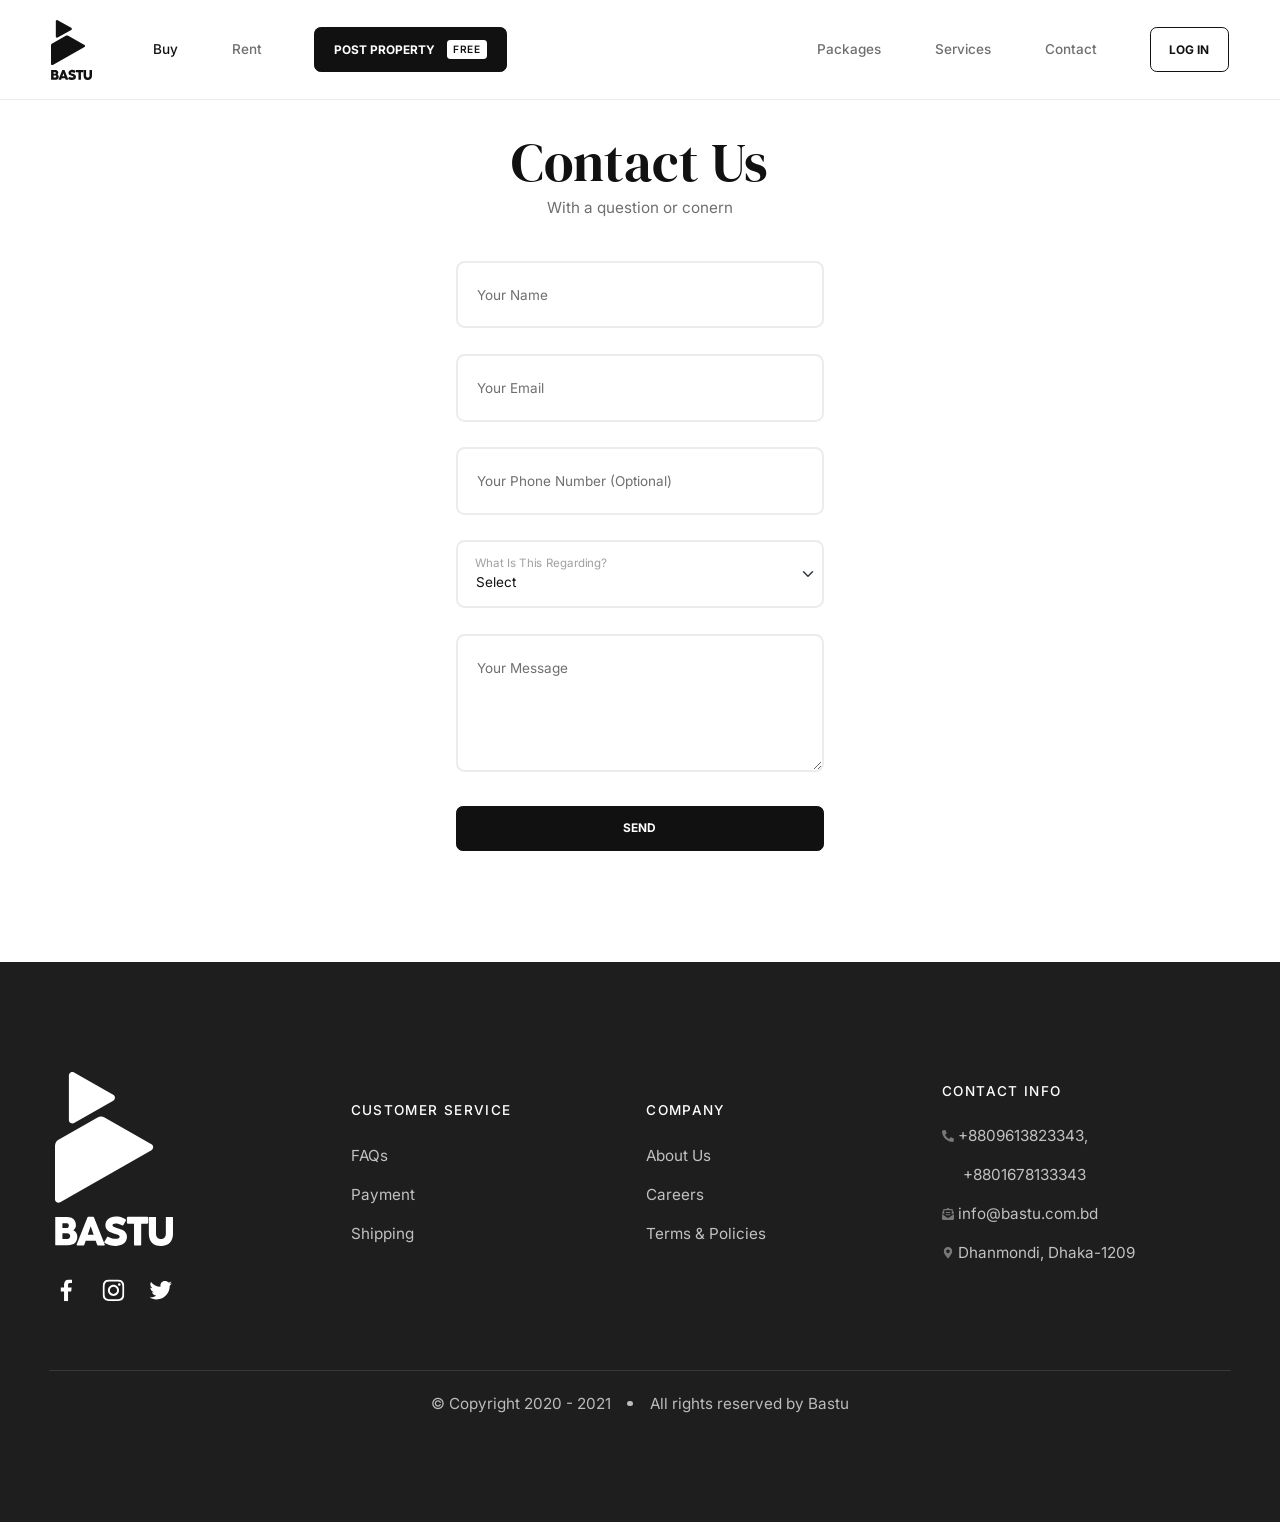
<file: contact.html>
<!DOCTYPE html>
<html lang="en">

<head>
    <meta charset="UTF-8">
    <meta http-equiv="X-UA-Compatible" content="IE=edge">
    <meta name="viewport" content="width=device-width, initial-scale=1.0">
    <title>Contact | Bastu</title>

    <!-- bootstrap -->
    <link rel="stylesheet" href="assets/bootstrap-5.1.1-dist/css/bootstrap.min.css">


    <!-- Custom CSS -->
    <link rel="stylesheet" href="assets/css/style.css">
    <link rel="stylesheet" href="assets/css/contact.css">



</head>

<body>

    <!-- Navbar -->
    <nav class="autohide navbar navbar-expand-lg navbar-light bg-light">
        <div class="container-fluid navbar-wraper">
            <a class="navbar-brand" href="/"><img src="assets/images/logo.svg" alt=""></a>

            <button class="navbar-toggler" type="button" data-bs-toggle="offcanvas" data-bs-target="#sideMenuBar">
                <!-- <span class="navbar-toggler-icon"></span> -->
                <img class="w-100" src="assets/images/hamburger.svg" alt="">
            </button>

            <div class="collapse navbar-collapse">
                <hr class="dropdown-divider">

                <ul class="navbar-nav me-auto mb-2 mb-lg-0 divider">
                    <li class="nav-item">
                        <a class="nav-link active" aria-current="page" href="myListings.html">Buy</a>
                    </li>
                    <li class="nav-item">
                        <a class="nav-link" href="myListings.html">Rent</a>
                    </li>
                    <li class="nav-item">
                        <a class="nav-link p-0 ms-lg-5" href="post.html"><button type="button" class="btn btn-dark">post
                                property <span class="free">Free</span></button></a>
                    </li>

                </ul>
                <ul class="navbar-nav ms-auto mb-lg-0">
                    <li class="nav-item">
                        <a class="nav-link" aria-current="page" href="package.html">Packages</a>
                    </li>
                    <li class="nav-item">
                        <a class="nav-link" href="service.html">Services</a>
                    </li>
                    <li class="nav-item divider">
                        <a class="nav-link" href="contact.html">Contact</a>
                    </li>
                    <li class="nav-item">
                        <a class="nav-link p-0 ms-lg-5" href="javascript:void(0)"><button data-bs-toggle="modal"
                                data-bs-target="#loginModal" type="button" class="btn btn-outline-dark">log
                                in</button></a>
                    </li>

                </ul>

            </div>
        </div>
    </nav>

    <!-- Sidebar menu -->
    <div class="offcanvas offcanvas-start" tabindex="-1" id="sideMenuBar">
        <div class="offcanvas-header">
            <button type="button" class="btn-close text-reset" data-bs-dismiss="offcanvas"></button>
        </div>

        <div class="offcanvas-body sideNavbar">
            <ul class="navbar-nav me-auto pb-5 divider">
                <li class="nav-item">
                    <a class="nav-link" aria-current="page" href="myListings.html">Buy</a>
                </li>
                <li class="nav-item">
                    <a class="nav-link" href="myListings.html">Rent</a>
                </li>
                <li class="nav-item sidebarPadding">
                    <a class="nav-link p-0 ms-lg-5" href="post.html"><button type="button" class="btn btn-dark">post
                            property <span class="free">Free</span></button></a>
                </li>

            </ul>
            <ul class="navbar-nav ms-auto mt-4">
                <li class="nav-item">
                    <a class="nav-link" aria-current="page" href="package.html">Packages</a>
                </li>
                <li class="nav-item">
                    <a class="nav-link" href="service.html">Services</a>
                </li>
                <li class="nav-item divider mb-5" style="padding-bottom: 2rem;">
                    <a class="nav-link" href="contact.html">Contact</a>
                </li>
                <li class="nav-item" data-bs-dismiss="offcanvas">
                    <a class="nav-link p-0 ms-lg-5" href="javascript:void(0)"><button data-bs-toggle="modal"
                            data-bs-target="#loginModal" type="button" class="btn btn-outline-dark sideLoginBtn">log
                            in</button></a>
                </li>
                <li class="nav-item userDropDown">
                    <a class="nav-link userDropDownBtn" href="javascript:void(0)" role="button">
                        <img class="navUserImg" src="assets/images/userImg.svg" alt="">

                        <div class="navUserName">Sheehan Rahman <img src="assets/images/arrowDown.svg" alt=""></div>
                    </a>
                    <ul class="dropDownContent d-none">
                        <li class="mobileMenu"><a class="dropdown-item activeLink" href="#">
                                <svg xmlns="http://www.w3.org/2000/svg" width="24" height="24" fill="none"
                                    viewBox="0 0 24 24">
                                    <path fill="#111" fill-rule="evenodd"
                                        d="M11.386 1.21a1 1 0 011.228 0l9 7A1 1 0 0122 9v11a3 3 0 01-3 3H5a3 3 0 01-3-3V9a1 1 0 01.386-.79l9-7zM4 9.49V20a1 1 0 001 1h14a1 1 0 001-1V9.49l-8-6.223-8 6.222z"
                                        clip-rule="evenodd" />
                                    <path fill="#111" fill-rule="evenodd"
                                        d="M8 12a1 1 0 011-1h6a1 1 0 011 1v10a1 1 0 11-2 0v-9h-4v9a1 1 0 11-2 0V12z"
                                        clip-rule="evenodd" />
                                </svg>
                                My Listings
                            </a></li>

                        <li><a class="dropdown-item" href="#">
                                <svg xmlns="http://www.w3.org/2000/svg" width="24" height="24" fill="none"
                                    viewBox="0 0 24 24">
                                    <path fill="#111"
                                        d="M15.71 12.71a6 6 0 10-7.42 0 10 10 0 00-6.22 8.18 1.006 1.006 0 102 .22 8 8 0 0115.9 0 1 1 0 001 .89h.11a1 1 0 00.88-1.1 10 10 0 00-6.25-8.19zM12 12a4 4 0 110-8 4 4 0 010 8z" />
                                </svg>

                                My Profile
                            </a></li>

                        <li class="mobileMenu"><a class="dropdown-item" href="#">
                                <svg xmlns="http://www.w3.org/2000/svg" width="24" height="24" fill="none"
                                    viewBox="0 0 24 24">
                                    <path fill="#111"
                                        d="M12 13a1.2 1.2 0 00-.796.293.947.947 0 00-.329.707v3c0 .265.118.52.33.707A1.2 1.2 0 0012 18a1.2 1.2 0 00.796-.293.947.947 0 00.329-.707v-3a.947.947 0 00-.33-.707A1.2 1.2 0 0012 13zm5.625-4V7c0-1.326-.593-2.598-1.648-3.536C14.923 2.527 13.492 2 12 2s-2.923.527-3.977 1.464C6.968 4.402 6.375 5.674 6.375 7v2c-.895 0-1.754.316-2.386.879C3.356 10.44 3 11.204 3 12v7c0 .796.356 1.559.989 2.121.632.563 1.49.879 2.386.879h11.25c.895 0 1.754-.316 2.387-.879.632-.562.988-1.325.988-2.121v-7c0-.796-.356-1.559-.988-2.121C19.379 9.316 18.52 9 17.625 9zm-9-2c0-.796.356-1.559.989-2.121C10.246 4.316 11.104 4 12 4c.895 0 1.754.316 2.386.879.633.562.989 1.325.989 2.121v2h-6.75V7zM18.75 19c0 .265-.119.52-.33.707a1.2 1.2 0 01-.795.293H6.375a1.2 1.2 0 01-.795-.293.947.947 0 01-.33-.707v-7c0-.265.119-.52.33-.707A1.2 1.2 0 016.375 11h11.25a1.2 1.2 0 01.796.293c.21.187.329.442.329.707v7z" />
                                </svg>

                                Change Password
                            </a></li>

                        <li class="mobileMenu"><a class="dropdown-item" href="#">
                                <svg xmlns="http://www.w3.org/2000/svg" width="24" height="24" fill="none"
                                    viewBox="0 0 24 24">
                                    <path fill="#111"
                                        d="M20 8.94a1.307 1.307 0 00-.06-.27v-.09a1.07 1.07 0 00-.19-.28l-6-6a1.071 1.071 0 00-.28-.19h-.09a.88.88 0 00-.33-.11H7a3 3 0 00-3 3v14a3 3 0 003 3h10a3 3 0 003-3V9v-.06zm-6-3.53L16.59 8H15a1 1 0 01-1-1V5.41zM18 19a1 1 0 01-1 1H7a1 1 0 01-1-1V5a1 1 0 011-1h5v3a3 3 0 003 3h3v9z" />
                                </svg>

                                Requested Packages
                            </a></li>

                        <li class="mobileMenu"><a class="dropdown-item" href="#">
                                <svg xmlns="http://www.w3.org/2000/svg" width="24" height="24" fill="none"
                                    viewBox="0 0 24 24">
                                    <path fill="#111"
                                        d="M19 6.5h-3v-1a3 3 0 00-3-3h-2a3 3 0 00-3 3v1H5a3 3 0 00-3 3v9a3 3 0 003 3h14a3 3 0 003-3v-9a3 3 0 00-3-3zm-9-1a1 1 0 011-1h2a1 1 0 011 1v1h-4v-1zm10 13a1 1 0 01-1 1H5a1 1 0 01-1-1V13a21.71 21.71 0 008 1.53A21.75 21.75 0 0020 13v5.5zm0-7.69a19.89 19.89 0 01-16 0V9.5a1 1 0 011-1h14a1 1 0 011 1v1.31z" />
                                </svg>

                                Requested Services
                            </a></li>

                        <li class="mobileMenu"><a class="dropdown-item nestedMenuParent" href="javascript:void(0)"
                                role="button">
                                <svg xmlns="http://www.w3.org/2000/svg" width="24" height="24" fill="none"
                                    viewBox="0 0 24 24">
                                    <path fill="#111"
                                        d="M7.5 6a1.5 1.5 0 100 3 1.5 1.5 0 000-3zm13.62 4.71l-8.41-8.42A.999.999 0 0012 2H3a1 1 0 00-1 1v9a1 1 0 00.29.71l8.42 8.41a3 3 0 004.24 0L21.12 15a3 3 0 000-4.24v-.05zm-1.41 2.82l-6.18 6.17a1 1 0 01-1.41 0L4 11.59V4h7.59l8.12 8.12a1.001 1.001 0 010 1.41z" />
                                </svg>

                                Requested Properties

                                <img src="assets/images/arrowDown.svg" alt="">
                            </a>
                        </li>
                        <li class="mobileMenu nestedMenu d-none"><a class="dropdown-item" href="#">
                                Buy Requests
                            </a>
                        </li>
                        <li class="mobileMenu nestedMenu d-none"><a class="dropdown-item" href="#">
                                Rent Requests
                            </a>
                        </li>

                        <li><a class="dropdown-item" href="#">
                                <svg xmlns="http://www.w3.org/2000/svg" width="24" height="24" fill="none"
                                    viewBox="0 0 24 24">
                                    <path fill="#111"
                                        d="M4 12a1 1 0 001 1h7.59l-2.3 2.29a1.002 1.002 0 00.325 1.639 1 1 0 001.095-.219l4-4a1 1 0 00.21-.33 1 1 0 000-.76 1 1 0 00-.21-.33l-4-4a1.003 1.003 0 10-1.42 1.42l2.3 2.29H5a1 1 0 00-1 1zM17 2H7a3 3 0 00-3 3v3a1 1 0 002 0V5a1 1 0 011-1h10a1 1 0 011 1v14a1 1 0 01-1 1H7a1 1 0 01-1-1v-3a1 1 0 10-2 0v3a3 3 0 003 3h10a3 3 0 003-3V5a3 3 0 00-3-3z" />
                                </svg>

                                Log Out
                            </a></li>
                    </ul>
                </li>
            </ul>
        </div>
    </div>


    <!-- Login Modal -->
    <div class="modal fade" id="loginModal" tabindex="-1" aria-labelledby="exampleModalLabel" aria-hidden="true">
        <div class="modal-dialog modal-xl modal-dialog-centered">
            <div class="modal-content authModalContent">
                <div class="row align-items-center">
                    <div class="col-lg-5">
                        <div class="sideImage">
                            <img src="assets/images/modals/image 1.png" alt="">
                            <div></div>
                            <img class="modalLogoImg" src="assets/images/modals/bastu logo.svg" alt="">
                        </div>
                    </div>
                    <div class="col-lg-7 pt-5 pt-lg-0">
                        <div class="rightContent">
                            <h1>Welcome!</h1>
                            <h6>Log In to your account</h6>

                            <form action="#">

                                <div class="row">

                                    <div class="col-12 authFormInput">
                                        <div class="form-floating mb-4">
                                            <input type="text" class="form-control" placeholder="+8801883839298">
                                            <label for="phoneNumber">Your Phone Number</label>
                                        </div>
                                    </div>

                                    <div class="col-12 authFormInput">
                                        <div class="form-floating mb-5">
                                            <input type="password" class="form-control password" placeholder="password">
                                            <label for="password">Your Password</label>
                                            <span onclick="passwordShow()" class="passwordToglerBtn"><img
                                                    src="assets/images/modals/eyeicon.svg" alt=""></span>
                                        </div>
                                    </div>

                                    <div class="col-lg-6 mb-4 d-grid">
                                        <button class="btn btn-dark">Log In</button>
                                    </div>
                                    <div class="col-lg-6 mb-4 d-grid">
                                        <button class="btn p-1">forgot password?</button>
                                    </div>


                                    <div class="col-12 mt-5 mb-5 haveAccount">
                                        <p>Don’t have any account?<span data-bs-toggle="modal"
                                                data-bs-target="#signUpModal">Create one!</span>
                                        </p>
                                    </div>

                                </div>

                            </form>


                        </div>
                    </div>
                </div>
                <button class="modalClose" data-bs-toggle="modal">
                    <img src="assets/images/modals/close icon.svg" alt="">
                </button>
            </div>
        </div>
    </div>

    <!-- Sign Up Modal -->
    <div class="modal fade" id="signUpModal" tabindex="-1" aria-labelledby="exampleModalLabel" aria-hidden="true">
        <div class="modal-dialog modal-xl modal-dialog-centered">
            <div class="modal-content authModalContent">
                <div class="row align-items-center">
                    <div class="col-lg-5">
                        <div class="sideImage">
                            <img src="assets/images/modals/image 2.png" alt="">
                            <div></div>
                            <img class="modalLogoImg" src="assets/images/modals/bastu logo.svg" alt="">
                        </div>
                    </div>
                    <div class="col-lg-7 pt-5 pt-lg-0">
                        <div class="rightContent">
                            <h1>Welcome!</h1>
                            <h6>Create your account</h6>

                            <form action="#">

                                <div class="row">

                                    <div class="col-12 authFormInput">
                                        <div class="form-floating mb-4">
                                            <input type="text" class="form-control" placeholder="demo name">
                                            <label for="name">Your Name</label>
                                        </div>
                                    </div>

                                    <div class="col-12 authFormInput">
                                        <div class="form-floating mb-4">
                                            <input type="text" class="form-control" placeholder="+8801883839298">
                                            <label for="phoneNumber">Your Phone Number</label>
                                        </div>
                                    </div>

                                    <div class="col-12 authFormInput">
                                        <div class="form-floating mb-4">
                                            <input type="password" class="form-control password" placeholder="password">
                                            <label for="password">Your Password</label>
                                            <span onclick="passwordShow()" class="passwordToglerBtn"><img
                                                    src="assets/images/modals/eyeicon.svg" alt=""></span>
                                        </div>
                                    </div>

                                    <div class="col-12 authFormInput">
                                        <div class="form-floating mb-5">
                                            <input type="password" class="form-control confirmPassword"
                                                placeholder="password">
                                            <label for="password">Confirm Password</label>
                                            <span onclick="confirmPasswordShow()" class="passwordToglerBtn"><img
                                                    src="assets/images/modals/eyeicon.svg" alt=""></span>
                                        </div>
                                    </div>

                                    <div class="col-12 mb-4 d-grid">
                                        <button class="btn btn-dark">Sign up</button>
                                    </div>



                                    <div class="col-12 mt-5 mb-5 haveAccount">
                                        <p>Already have an account? <span data-bs-toggle="modal"
                                                data-bs-target="#loginModal">log IN!</span>
                                        </p>
                                    </div>

                                </div>

                            </form>


                        </div>
                    </div>
                </div>
                <button class="modalClose" data-bs-toggle="modal">
                    <img src="assets/images/modals/close icon.svg" alt="">
                </button>
            </div>
        </div>
    </div>




    <!-- Main Content -->
    <section class="container-fluid">
        <div class="contact-container">
            <div class="row pb-5 mb-4">
                <div class="col-12">
                    <h1 class="sectionTitle pb-1">Contact Us</h1>
                    <p class="sectionDescription">With a question or conern</p>
                </div>
            </div>

            <form action="#">
                <div class="row">
                    <div class="col-12 authFormInput mb-5">
                        <div class="form-floating">
                            <input type="text" class="form-control" placeholder="yourName">
                            <label for="yourName">Your Name</label>
                        </div>
                    </div>
                    <div class="col-12 authFormInput mb-5">
                        <div class="form-floating">
                            <input type="email" class="form-control" placeholder="yourEmail">
                            <label for="yourEmail">Your Email</label>
                        </div>
                    </div>
                    <div class="col-12 authFormInput mb-5">
                        <div class="form-floating">
                            <input type="text" class="form-control" placeholder="phoneNumber">
                            <label for="phoneNumber">Your Phone Number (Optional)</label>
                        </div>
                    </div>
                    <div class="col-12 mb-5  authFormInput">
                        <div class="form-floating">
                            <select class="form-select">
                                <option value="1">Select</option>
                                <option value="2">option1</option>
                                <option value="3">option2</option>
                            </select>
                            <label for="regarding">What Is This Regarding?</label>
                        </div>
                    </div>
                    <div class="col-12 mb-5 authFormInput pb-3">
                        <div class="form-floating">
                            <textarea class="form-control" placeholder="message"></textarea>
                            <label for="message">Your Message</label>
                        </div>
                    </div>
                    <div class="col-12">
                        <button class="btn btn-dark w-100">Send</button>
                    </div>
                </div>
            </form>
        </div>
    </section>




    <!-- Footer -->
    <section class="container-fluid" style="background-color: #1E1E1E;">
        <div class="custom-container footer-container">
            <div class="row align-items-center" style="border-bottom: 1px solid rgb(255, 255, 255,0.12);
            ">
                <div class="col-sm-6 col-lg-3 footer-logo">
                    <img class="logo" src="assets/images/home/bastu logo white.svg" alt="">
                    <div class="social-link">
                        <a href="#">
                            <img src="assets/images/home/002-facebook.svg" alt="">
                        </a>
                        <a href="#">
                            <img src="assets/images/home/001-instagram.svg" alt="">
                        </a>
                        <a href="#">
                            <img src="assets/images/home/003-twitter.svg" alt="">
                        </a>
                    </div>
                </div>

                <div class="col-sm-6 col-lg-3 aditionalLink">
                    <h6>Customer Service</h6>
                    <ul>
                        <li><a href="#">FAQs</a></li>
                        <li><a href="#">Payment</a></li>
                        <li><a href="#">Shipping</a></li>
                    </ul>
                </div>

                <div class="col-sm-6 col-lg-3 aditionalLink">
                    <h6>COMPANY</h6>
                    <ul>
                        <li><a href="#">About Us</a></li>
                        <li><a href="#">Careers</a></li>
                        <li><a href="#">Terms & Policies</a></li>
                    </ul>
                </div>
                <div class="col-sm-6 col-lg-3 aditionalLink">
                    <h6>CONTACT INFO</h6>
                    <ul>
                        <li><a href="#"><img src="assets/images/home/phone-alt-solid 1.svg" alt=""> +8809613823343,</a>
                        <li><a href="#" style="padding-left: 21px;"> +8801678133343</a>
                        </li>
                        <li> <a href="#"><img src="assets/images/home/envelope-open-text-solid 1.svg" alt="">
                                info@bastu.com.bd</a></li>
                        <li><a href="#"><img src="assets/images/home/map-marker-alt-solid 1.svg" alt=""> Dhanmondi,
                                Dhaka-1209</a></li>
                    </ul>
                </div>
            </div>

            <div class="row">
                <div class="col-12">
                    <div class="copyright">
                        ©
                        Copyright 2020 - 2021
                        <span class="dot"></span>
                        All rights reserved by Bastu
                    </div>
                </div>
            </div>
        </div>
    </section>



    <!-- Jquery -->
    <script src="https://cdnjs.cloudflare.com/ajax/libs/jquery/3.6.0/jquery.min.js"
        integrity="sha512-894YE6QWD5I59HgZOGReFYm4dnWc1Qt5NtvYSaNcOP+u1T9qYdvdihz0PPSiiqn/+/3e7Jo4EaG7TubfWGUrMQ=="
        crossorigin="anonymous" referrerpolicy="no-referrer"></script>

    <!-- bootstrap -->
    <script src="assets/bootstrap-5.1.1-dist/js/bootstrap.min.js"></script>


    <!-- Custom JS -->
    <script src="assets/js/style.js"></script>

</body>

</html>
</file>
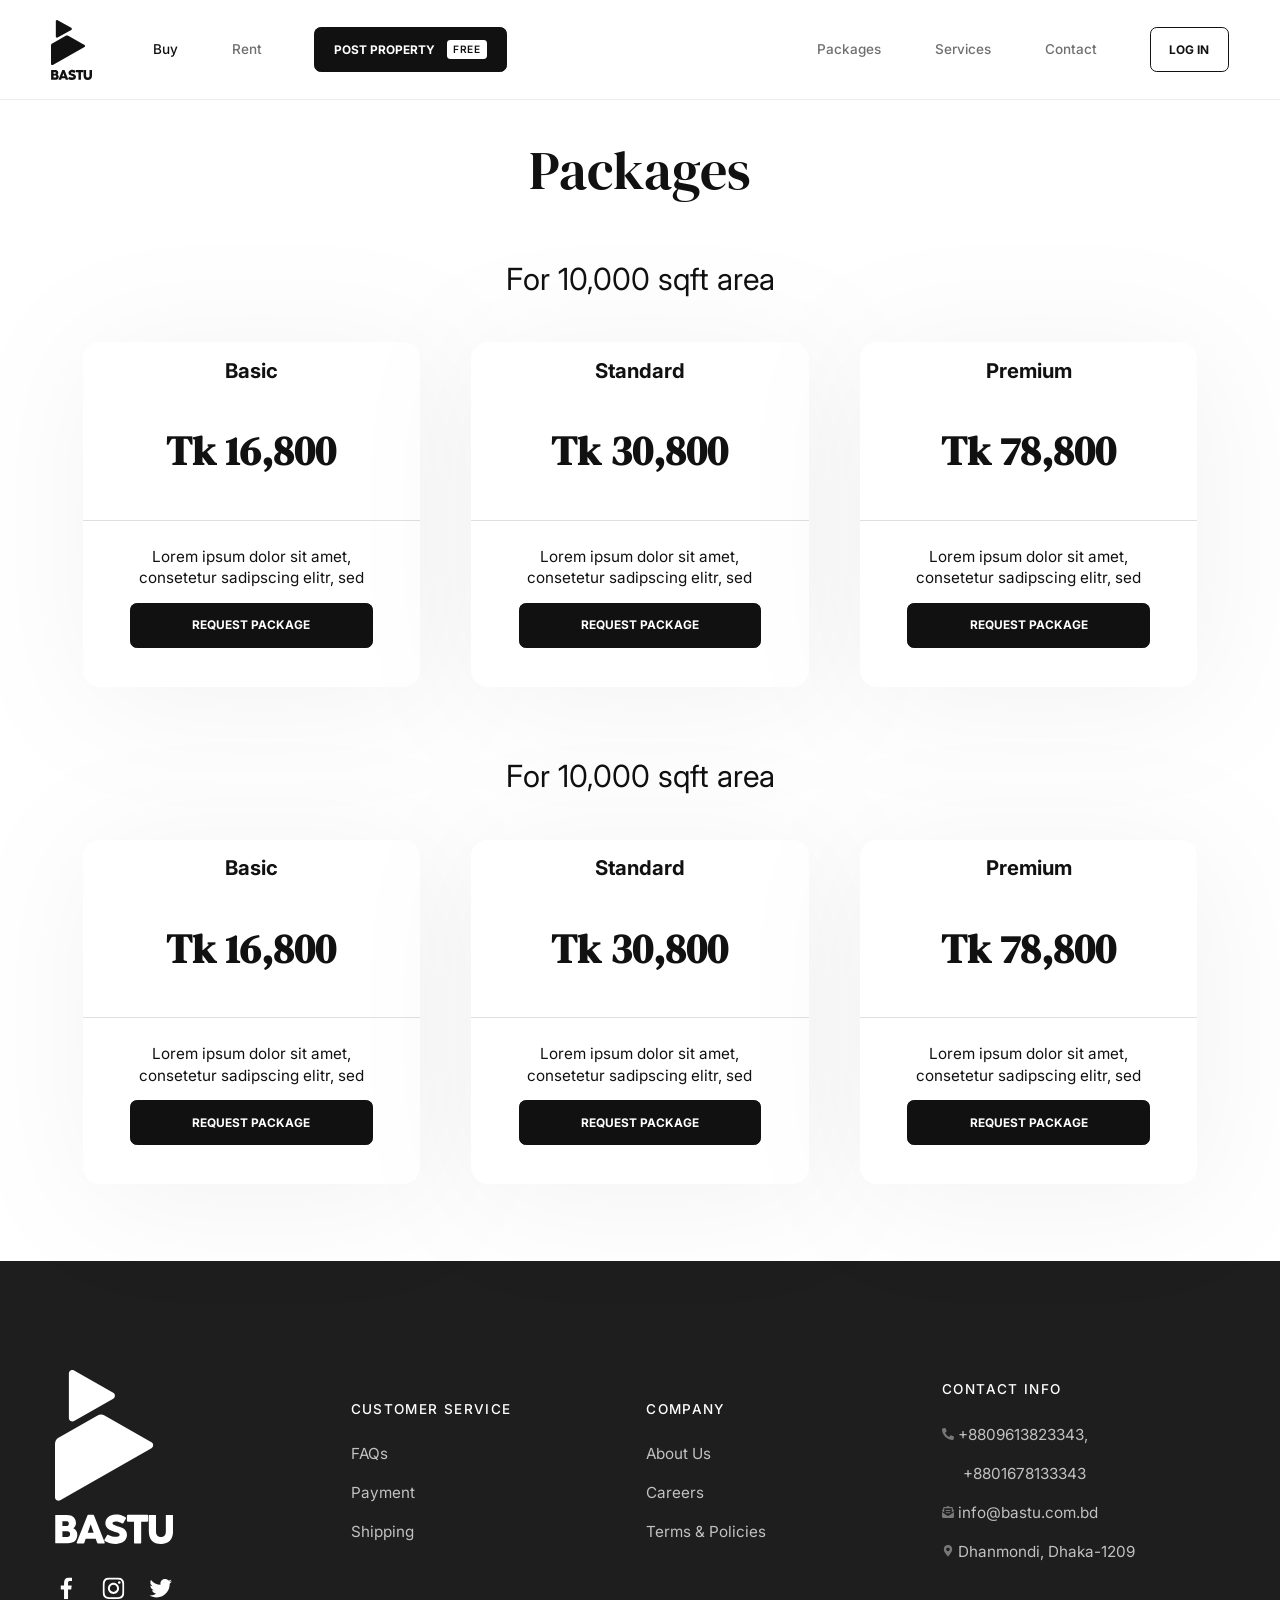
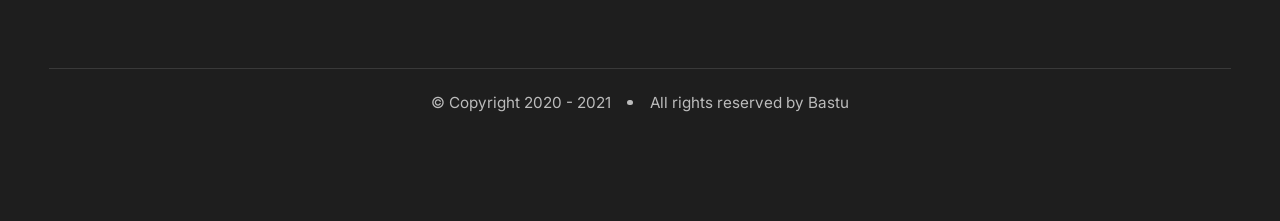
<file: package.html>
<!DOCTYPE html>
<html lang="en">

<head>
    <meta charset="UTF-8">
    <meta http-equiv="X-UA-Compatible" content="IE=edge">
    <meta name="viewport" content="width=device-width, initial-scale=1.0">
    <title>Package | Bastu</title>

    <!-- bootstrap -->
    <link rel="stylesheet" href="assets/bootstrap-5.1.1-dist/css/bootstrap.min.css">


    <!-- owlCarousel -->
    <link rel="stylesheet" href="assets/OwlCarousel2-2.3.4/dist/assets/owl.carousel.min.css">
    <link rel="stylesheet" href="assets/OwlCarousel2-2.3.4/dist/assets/owl.theme.default.min.css">

    <!-- Custom CSS -->
    <link rel="stylesheet" href="assets/css/style.css">
    <link rel="stylesheet" href="assets/css/package.css">


</head>

<body>

    <!-- Navbar -->
    <nav class="autohide navbar navbar-expand-lg navbar-light bg-light">
        <div class="container-fluid navbar-wraper">
            <a class="navbar-brand" href="/"><img src="assets/images/logo.svg" alt=""></a>

            <button class="navbar-toggler" type="button" data-bs-toggle="offcanvas" data-bs-target="#sideMenuBar">
                <!-- <span class="navbar-toggler-icon"></span> -->
                <img class="w-100" src="assets/images/hamburger.svg" alt="">
            </button>

            <div class="collapse navbar-collapse">
                <hr class="dropdown-divider">

                <ul class="navbar-nav me-auto mb-2 mb-lg-0 divider">
                    <li class="nav-item">
                        <a class="nav-link active" aria-current="page" href="myListings.html">Buy</a>
                    </li>
                    <li class="nav-item">
                        <a class="nav-link" href="myListings.html">Rent</a>
                    </li>
                    <li class="nav-item">
                        <a class="nav-link p-0 ms-lg-5" href="post.html"><button type="button" class="btn btn-dark">post
                                property <span class="free">Free</span></button></a>
                    </li>

                </ul>
                <ul class="navbar-nav ms-auto mb-lg-0">
                    <li class="nav-item">
                        <a class="nav-link" aria-current="page" href="package.html">Packages</a>
                    </li>
                    <li class="nav-item">
                        <a class="nav-link" href="service.html">Services</a>
                    </li>
                    <li class="nav-item divider">
                        <a class="nav-link" href="contact.html">Contact</a>
                    </li>
                    <li class="nav-item">
                        <a class="nav-link p-0 ms-lg-5" href="javascript:void(0)"><button data-bs-toggle="modal"
                                data-bs-target="#loginModal" type="button" class="btn btn-outline-dark">log
                                in</button></a>
                    </li>

                </ul>

            </div>
        </div>
    </nav>

    <!-- Sidebar menu -->
    <div class="offcanvas offcanvas-start" tabindex="-1" id="sideMenuBar">
        <div class="offcanvas-header">
            <button type="button" class="btn-close text-reset" data-bs-dismiss="offcanvas"></button>
        </div>

        <div class="offcanvas-body sideNavbar">
            <ul class="navbar-nav me-auto pb-5 divider">
                <li class="nav-item">
                    <a class="nav-link" aria-current="page" href="myListings.html">Buy</a>
                </li>
                <li class="nav-item">
                    <a class="nav-link" href="myListings.html">Rent</a>
                </li>
                <li class="nav-item sidebarPadding">
                    <a class="nav-link p-0 ms-lg-5" href="post.html"><button type="button" class="btn btn-dark">post
                            property <span class="free">Free</span></button></a>
                </li>

            </ul>
            <ul class="navbar-nav ms-auto mt-4">
                <li class="nav-item">
                    <a class="nav-link" aria-current="page" href="package.html">Packages</a>
                </li>
                <li class="nav-item">
                    <a class="nav-link" href="service.html">Services</a>
                </li>
                <li class="nav-item divider mb-5" style="padding-bottom: 2rem;">
                    <a class="nav-link" href="contact.html">Contact</a>
                </li>
                <li class="nav-item" data-bs-dismiss="offcanvas">
                    <a class="nav-link p-0 ms-lg-5" href="javascript:void(0)"><button data-bs-toggle="modal"
                            data-bs-target="#loginModal" type="button" class="btn btn-outline-dark sideLoginBtn">log
                            in</button></a>
                </li>
                <li class="nav-item userDropDown">
                    <a class="nav-link userDropDownBtn" href="javascript:void(0)" role="button">
                        <img class="navUserImg" src="assets/images/userImg.svg" alt="">

                        <div class="navUserName">Sheehan Rahman <img src="assets/images/arrowDown.svg" alt=""></div>
                    </a>
                    <ul class="dropDownContent d-none">
                        <li class="mobileMenu"><a class="dropdown-item activeLink" href="#">
                                <svg xmlns="http://www.w3.org/2000/svg" width="24" height="24" fill="none"
                                    viewBox="0 0 24 24">
                                    <path fill="#111" fill-rule="evenodd"
                                        d="M11.386 1.21a1 1 0 011.228 0l9 7A1 1 0 0122 9v11a3 3 0 01-3 3H5a3 3 0 01-3-3V9a1 1 0 01.386-.79l9-7zM4 9.49V20a1 1 0 001 1h14a1 1 0 001-1V9.49l-8-6.223-8 6.222z"
                                        clip-rule="evenodd" />
                                    <path fill="#111" fill-rule="evenodd"
                                        d="M8 12a1 1 0 011-1h6a1 1 0 011 1v10a1 1 0 11-2 0v-9h-4v9a1 1 0 11-2 0V12z"
                                        clip-rule="evenodd" />
                                </svg>
                                My Listings
                            </a></li>

                        <li><a class="dropdown-item" href="#">
                                <svg xmlns="http://www.w3.org/2000/svg" width="24" height="24" fill="none"
                                    viewBox="0 0 24 24">
                                    <path fill="#111"
                                        d="M15.71 12.71a6 6 0 10-7.42 0 10 10 0 00-6.22 8.18 1.006 1.006 0 102 .22 8 8 0 0115.9 0 1 1 0 001 .89h.11a1 1 0 00.88-1.1 10 10 0 00-6.25-8.19zM12 12a4 4 0 110-8 4 4 0 010 8z" />
                                </svg>

                                My Profile
                            </a></li>

                        <li class="mobileMenu"><a class="dropdown-item" href="#">
                                <svg xmlns="http://www.w3.org/2000/svg" width="24" height="24" fill="none"
                                    viewBox="0 0 24 24">
                                    <path fill="#111"
                                        d="M12 13a1.2 1.2 0 00-.796.293.947.947 0 00-.329.707v3c0 .265.118.52.33.707A1.2 1.2 0 0012 18a1.2 1.2 0 00.796-.293.947.947 0 00.329-.707v-3a.947.947 0 00-.33-.707A1.2 1.2 0 0012 13zm5.625-4V7c0-1.326-.593-2.598-1.648-3.536C14.923 2.527 13.492 2 12 2s-2.923.527-3.977 1.464C6.968 4.402 6.375 5.674 6.375 7v2c-.895 0-1.754.316-2.386.879C3.356 10.44 3 11.204 3 12v7c0 .796.356 1.559.989 2.121.632.563 1.49.879 2.386.879h11.25c.895 0 1.754-.316 2.387-.879.632-.562.988-1.325.988-2.121v-7c0-.796-.356-1.559-.988-2.121C19.379 9.316 18.52 9 17.625 9zm-9-2c0-.796.356-1.559.989-2.121C10.246 4.316 11.104 4 12 4c.895 0 1.754.316 2.386.879.633.562.989 1.325.989 2.121v2h-6.75V7zM18.75 19c0 .265-.119.52-.33.707a1.2 1.2 0 01-.795.293H6.375a1.2 1.2 0 01-.795-.293.947.947 0 01-.33-.707v-7c0-.265.119-.52.33-.707A1.2 1.2 0 016.375 11h11.25a1.2 1.2 0 01.796.293c.21.187.329.442.329.707v7z" />
                                </svg>

                                Change Password
                            </a></li>

                        <li class="mobileMenu"><a class="dropdown-item" href="#">
                                <svg xmlns="http://www.w3.org/2000/svg" width="24" height="24" fill="none"
                                    viewBox="0 0 24 24">
                                    <path fill="#111"
                                        d="M20 8.94a1.307 1.307 0 00-.06-.27v-.09a1.07 1.07 0 00-.19-.28l-6-6a1.071 1.071 0 00-.28-.19h-.09a.88.88 0 00-.33-.11H7a3 3 0 00-3 3v14a3 3 0 003 3h10a3 3 0 003-3V9v-.06zm-6-3.53L16.59 8H15a1 1 0 01-1-1V5.41zM18 19a1 1 0 01-1 1H7a1 1 0 01-1-1V5a1 1 0 011-1h5v3a3 3 0 003 3h3v9z" />
                                </svg>

                                Requested Packages
                            </a></li>

                        <li class="mobileMenu"><a class="dropdown-item" href="#">
                                <svg xmlns="http://www.w3.org/2000/svg" width="24" height="24" fill="none"
                                    viewBox="0 0 24 24">
                                    <path fill="#111"
                                        d="M19 6.5h-3v-1a3 3 0 00-3-3h-2a3 3 0 00-3 3v1H5a3 3 0 00-3 3v9a3 3 0 003 3h14a3 3 0 003-3v-9a3 3 0 00-3-3zm-9-1a1 1 0 011-1h2a1 1 0 011 1v1h-4v-1zm10 13a1 1 0 01-1 1H5a1 1 0 01-1-1V13a21.71 21.71 0 008 1.53A21.75 21.75 0 0020 13v5.5zm0-7.69a19.89 19.89 0 01-16 0V9.5a1 1 0 011-1h14a1 1 0 011 1v1.31z" />
                                </svg>

                                Requested Services
                            </a></li>

                        <li class="mobileMenu"><a class="dropdown-item nestedMenuParent" href="javascript:void(0)"
                                role="button">
                                <svg xmlns="http://www.w3.org/2000/svg" width="24" height="24" fill="none"
                                    viewBox="0 0 24 24">
                                    <path fill="#111"
                                        d="M7.5 6a1.5 1.5 0 100 3 1.5 1.5 0 000-3zm13.62 4.71l-8.41-8.42A.999.999 0 0012 2H3a1 1 0 00-1 1v9a1 1 0 00.29.71l8.42 8.41a3 3 0 004.24 0L21.12 15a3 3 0 000-4.24v-.05zm-1.41 2.82l-6.18 6.17a1 1 0 01-1.41 0L4 11.59V4h7.59l8.12 8.12a1.001 1.001 0 010 1.41z" />
                                </svg>

                                Requested Properties

                                <img src="assets/images/arrowDown.svg" alt="">
                            </a>
                        </li>
                        <li class="mobileMenu nestedMenu d-none"><a class="dropdown-item" href="#">
                                Buy Requests
                            </a>
                        </li>
                        <li class="mobileMenu nestedMenu d-none"><a class="dropdown-item" href="#">
                                Rent Requests
                            </a>
                        </li>

                        <li><a class="dropdown-item" href="#">
                                <svg xmlns="http://www.w3.org/2000/svg" width="24" height="24" fill="none"
                                    viewBox="0 0 24 24">
                                    <path fill="#111"
                                        d="M4 12a1 1 0 001 1h7.59l-2.3 2.29a1.002 1.002 0 00.325 1.639 1 1 0 001.095-.219l4-4a1 1 0 00.21-.33 1 1 0 000-.76 1 1 0 00-.21-.33l-4-4a1.003 1.003 0 10-1.42 1.42l2.3 2.29H5a1 1 0 00-1 1zM17 2H7a3 3 0 00-3 3v3a1 1 0 002 0V5a1 1 0 011-1h10a1 1 0 011 1v14a1 1 0 01-1 1H7a1 1 0 01-1-1v-3a1 1 0 10-2 0v3a3 3 0 003 3h10a3 3 0 003-3V5a3 3 0 00-3-3z" />
                                </svg>

                                Log Out
                            </a></li>
                    </ul>
                </li>
            </ul>
        </div>
    </div>

    <!-- Login Modal -->
    <div class="modal fade" id="loginModal" tabindex="-1" aria-labelledby="exampleModalLabel" aria-hidden="true">
        <div class="modal-dialog modal-xl modal-dialog-centered">
            <div class="modal-content authModalContent">
                <div class="row align-items-center">
                    <div class="col-lg-5">
                        <div class="sideImage">
                            <img src="assets/images/modals/image 1.png" alt="">
                            <div></div>
                            <img class="modalLogoImg" src="assets/images/modals/bastu logo.svg" alt="">
                        </div>
                    </div>
                    <div class="col-lg-7 pt-5 pt-lg-0">
                        <div class="rightContent">
                            <h1>Welcome!</h1>
                            <h6>Log In to your account</h6>

                            <form action="#">

                                <div class="row">

                                    <div class="col-12 authFormInput">
                                        <div class="form-floating mb-4">
                                            <input type="text" class="form-control" placeholder="+8801883839298">
                                            <label for="phoneNumber">Your Phone Number</label>
                                        </div>
                                    </div>

                                    <div class="col-12 authFormInput">
                                        <div class="form-floating mb-5">
                                            <input type="password" class="form-control password" placeholder="password">
                                            <label for="password">Your Password</label>
                                            <span onclick="passwordShow()" class="passwordToglerBtn"><img
                                                    src="assets/images/modals/eyeicon.svg" alt=""></span>
                                        </div>
                                    </div>

                                    <div class="col-lg-6 mb-4 d-grid">
                                        <button class="btn btn-dark">Log In</button>
                                    </div>
                                    <div class="col-lg-6 mb-4 d-grid">
                                        <button class="btn p-1">forgot password?</button>
                                    </div>


                                    <div class="col-12 mt-5 mb-5 haveAccount">
                                        <p>Don’t have any account?<span data-bs-toggle="modal"
                                                data-bs-target="#signUpModal">Create one!</span>
                                        </p>
                                    </div>

                                </div>

                            </form>


                        </div>
                    </div>
                </div>
                <button class="modalClose" data-bs-toggle="modal">
                    <img src="assets/images/modals/close icon.svg" alt="">
                </button>
            </div>
        </div>
    </div>

    <!-- Sign Up Modal -->
    <div class="modal fade" id="signUpModal" tabindex="-1" aria-labelledby="exampleModalLabel" aria-hidden="true">
        <div class="modal-dialog modal-xl modal-dialog-centered">
            <div class="modal-content authModalContent">
                <div class="row align-items-center">
                    <div class="col-lg-5">
                        <div class="sideImage">
                            <img src="assets/images/modals/image 2.png" alt="">
                            <div></div>
                            <img class="modalLogoImg" src="assets/images/modals/bastu logo.svg" alt="">
                        </div>
                    </div>
                    <div class="col-lg-7 pt-5 pt-lg-0">
                        <div class="rightContent">
                            <h1>Welcome!</h1>
                            <h6>Create your account</h6>

                            <form action="#">

                                <div class="row">

                                    <div class="col-12 authFormInput">
                                        <div class="form-floating mb-4">
                                            <input type="text" class="form-control" placeholder="demo name">
                                            <label for="name">Your Name</label>
                                        </div>
                                    </div>

                                    <div class="col-12 authFormInput">
                                        <div class="form-floating mb-4">
                                            <input type="text" class="form-control" placeholder="+8801883839298">
                                            <label for="phoneNumber">Your Phone Number</label>
                                        </div>
                                    </div>

                                    <div class="col-12 authFormInput">
                                        <div class="form-floating mb-4">
                                            <input type="password" class="form-control password" placeholder="password">
                                            <label for="password">Your Password</label>
                                            <span onclick="passwordShow()" class="passwordToglerBtn"><img
                                                    src="assets/images/modals/eyeicon.svg" alt=""></span>
                                        </div>
                                    </div>

                                    <div class="col-12 authFormInput">
                                        <div class="form-floating mb-5">
                                            <input type="password" class="form-control confirmPassword"
                                                placeholder="password">
                                            <label for="password">Confirm Password</label>
                                            <span onclick="confirmPasswordShow()" class="passwordToglerBtn"><img
                                                    src="assets/images/modals/eyeicon.svg" alt=""></span>
                                        </div>
                                    </div>

                                    <div class="col-12 mb-4 d-grid">
                                        <button class="btn btn-dark">Sign up</button>
                                    </div>



                                    <div class="col-12 mt-5 mb-5 haveAccount">
                                        <p>Already have an account? <span data-bs-toggle="modal"
                                                data-bs-target="#loginModal">log IN!</span>
                                        </p>
                                    </div>

                                </div>

                            </form>


                        </div>
                    </div>
                </div>
                <button class="modalClose" data-bs-toggle="modal">
                    <img src="assets/images/modals/close icon.svg" alt="">
                </button>
            </div>
        </div>
    </div>


    <!-- Paackage Modal -->
    <div class="modal fade" id="requestPackModal" tabindex="-1" aria-hidden="true">
        <div class="modal-dialog modal-lg modal-dialog-centered">
            <div class="modal-content authModalContent">
                <button class="modalClose" data-bs-toggle="modal">
                    <img src="assets/images/modals/close icon.svg" alt="">
                </button>

                <div class="requestPackageBox">
                    <div class="row packageBorder">
                        <div class="col-lg-6">
                            <h1>Basic <br> Package</h1>
                        </div>
                        <div class="col-lg-6 pt-5 pt-lg-0 text-start text-lg-end">
                            <h5 class="priceTitle">Total Price</h5>
                            <h3>Tk 16,000</h3>
                        </div>
                    </div>

                    <div class="row">
                        <div class="col-lg-6 mb-5 mt-3 facilitiesList">
                            <h6>Facilities</h6>
                            <ul>
                                <li>Furnished </li>
                                <li>Reception Area</li>
                            </ul>
                        </div>
                        <div class="col-lg-6 mb-5 mt-3 facilitiesList">
                            <h6 class="mb-3">Add Ons </h6>
                            <div class="row">
                                <div class="col-12 authFormInput mb-3">
                                    <div class="form-check">
                                        <input class="form-check-input" type="checkbox" id="reception">
                                        <label class="form-check-label" for="reception">
                                            Reception Area (Tk 16,000)
                                        </label>
                                    </div>
                                </div>
                                <div class="col-12 authFormInput mb-3">
                                    <div class="form-check">
                                        <input class="form-check-input" type="checkbox" id="reception2">
                                        <label class="form-check-label" for="reception2">
                                            Reception Area (Tk 16,000)
                                        </label>
                                    </div>
                                </div>
                            </div>
                        </div>
                    </div>
                    <div class="row">
                        <div class="col-12">
                            <div class="text-center text-lg-end pt-3">
                                <button class="btn btn-outline-dark">Cancel</button>
                                <button class="btn btn-dark ms-3">Submit</button>
                            </div>
                        </div>
                    </div>
                </div>
            </div>
        </div>
    </div>


    <!-- Main Content -->


    <div class="container-fluid">
        <div class="package-container">
            <div class="row">
                <div class="col-12">
                    <h1 class="sectionTitle">Packages</h1>
                </div>
            </div>

            <div class="row">
                <div class="col-12 pb-5 pt-5">
                    <h1 class="package-subTitle">For 10,000 sqft area</h1>
                </div>
            </div>

            <div class="row row-cols-1 row-cols-md-2 row-cols-lg-3 justify-content-center p-3 text-center">
                <div class="col mb-5">
                    <div class="card h-100 package-card-update">
                        <div class="card-body">
                            <h5>Basic</h5>
                            <h3>Tk 16,800</h3>
                        </div>
                        <div class="card-footer">
                            <div class="details">

                                <p>Lorem ipsum dolor sit amet, consetetur sadipscing elitr, sed </p>
                            </div>

                            <button data-bs-toggle="modal" data-bs-target="#requestPackModal"
                                class="btn btn-dark w-100">Request Package</button>
                        </div>
                    </div>
                </div>
                <div class="col mb-5">
                    <div class="card h-100 package-card-update">
                        <div class="card-body">
                            <h5>Standard</h5>
                            <h3>Tk 30,800</h3>
                        </div>
                        <div class="card-footer">
                            <div class="details">

                                <p>Lorem ipsum dolor sit amet, consetetur sadipscing elitr, sed </p>
                            </div>
                            <button data-bs-toggle="modal" data-bs-target="#requestPackModal"
                                class="btn btn-dark  w-100">Request Package</button>
                        </div>
                    </div>
                </div>
                <div class="col mb-5">
                    <div class="card h-100 package-card-update">
                        <div class="card-body">
                            <h5>Premium</h5>
                            <h3>Tk 78,800</h3>
                        </div>
                        <div class="card-footer">
                            <div class="details">

                                <p>Lorem ipsum dolor sit amet, consetetur sadipscing elitr, sed </p>
                            </div>
                            <button data-bs-toggle="modal" data-bs-target="#requestPackModal"
                                class="btn btn-dark  w-100">Request Package</button>
                        </div>
                    </div>
                </div>
            </div>
            <div class="row">
                <div class="col-12 pb-5 pt-5">
                    <h1 class="package-subTitle">For 10,000 sqft area</h1>
                </div>
            </div>

            <div class="row row-cols-1 row-cols-md-2 row-cols-lg-3 justify-content-center p-3 text-center">
                <div class="col mb-5">
                    <div class="card h-100 package-card-update">
                        <div class="card-body">
                            <h5>Basic</h5>
                            <h3>Tk 16,800</h3>
                        </div>
                        <div class="card-footer">
                            <div class="details">

                                <p>Lorem ipsum dolor sit amet, consetetur sadipscing elitr, sed </p>
                            </div>

                            <button data-bs-toggle="modal" data-bs-target="#requestPackModal"
                                class="btn btn-dark w-100">Request Package</button>
                        </div>
                    </div>
                </div>
                <div class="col mb-5">
                    <div class="card h-100 package-card-update">
                        <div class="card-body">
                            <h5>Standard</h5>
                            <h3>Tk 30,800</h3>
                        </div>
                        <div class="card-footer">
                            <div class="details">

                                <p>Lorem ipsum dolor sit amet, consetetur sadipscing elitr, sed </p>
                            </div>
                            <button data-bs-toggle="modal" data-bs-target="#requestPackModal"
                                class="btn btn-dark  w-100">Request Package</button>
                        </div>
                    </div>
                </div>
                <div class="col mb-5">
                    <div class="card h-100 package-card-update">
                        <div class="card-body">
                            <h5>Premium</h5>
                            <h3>Tk 78,800</h3>
                        </div>
                        <div class="card-footer">
                            <div class="details">

                                <p>Lorem ipsum dolor sit amet, consetetur sadipscing elitr, sed </p>
                            </div>
                            <button data-bs-toggle="modal" data-bs-target="#requestPackModal"
                                class="btn btn-dark  w-100">Request Package</button>
                        </div>
                    </div>
                </div>
            </div>
        </div>
    </div>





    <!-- Footer -->
    <section class="container-fluid" style="background-color: #1E1E1E;">
        <div class="custom-container footer-container">
            <div class="row align-items-center" style="border-bottom: 1px solid rgb(255, 255, 255,0.12);
            ">
                <div class="col-sm-6 col-lg-3 footer-logo">
                    <img class="logo" src="assets/images/home/bastu logo white.svg" alt="">
                    <div class="social-link">
                        <a href="#">
                            <img src="assets/images/home/002-facebook.svg" alt="">
                        </a>
                        <a href="#">
                            <img src="assets/images/home/001-instagram.svg" alt="">
                        </a>
                        <a href="#">
                            <img src="assets/images/home/003-twitter.svg" alt="">
                        </a>
                    </div>
                </div>

                <div class="col-sm-6 col-lg-3 aditionalLink">
                    <h6>Customer Service</h6>
                    <ul>
                        <li><a href="#">FAQs</a></li>
                        <li><a href="#">Payment</a></li>
                        <li><a href="#">Shipping</a></li>
                    </ul>
                </div>

                <div class="col-sm-6 col-lg-3 aditionalLink">
                    <h6>COMPANY</h6>
                    <ul>
                        <li><a href="#">About Us</a></li>
                        <li><a href="#">Careers</a></li>
                        <li><a href="#">Terms & Policies</a></li>
                    </ul>
                </div>
                <div class="col-sm-6 col-lg-3 aditionalLink">
                    <h6>CONTACT INFO</h6>
                    <ul>
                        <li><a href="#"><img src="assets/images/home/phone-alt-solid 1.svg" alt=""> +8809613823343,</a>
                        <li><a href="#" style="padding-left: 21px;"> +8801678133343</a>
                        </li>
                        <li> <a href="#"><img src="assets/images/home/envelope-open-text-solid 1.svg" alt="">
                                info@bastu.com.bd</a></li>
                        <li><a href="#"><img src="assets/images/home/map-marker-alt-solid 1.svg" alt=""> Dhanmondi,
                                Dhaka-1209</a></li>
                    </ul>
                </div>
            </div>

            <div class="row">
                <div class="col-12">
                    <div class="copyright">
                        ©
                        Copyright 2020 - 2021
                        <span class="dot"></span>
                        All rights reserved by Bastu
                    </div>
                </div>
            </div>
        </div>
    </section>



    <!-- Jquery -->
    <script src="https://cdnjs.cloudflare.com/ajax/libs/jquery/3.6.0/jquery.min.js"
        integrity="sha512-894YE6QWD5I59HgZOGReFYm4dnWc1Qt5NtvYSaNcOP+u1T9qYdvdihz0PPSiiqn/+/3e7Jo4EaG7TubfWGUrMQ=="
        crossorigin="anonymous" referrerpolicy="no-referrer"></script>

    <!-- bootstrap -->
    <script src="assets/bootstrap-5.1.1-dist/js/bootstrap.min.js"></script>


    <!-- Custom JS -->
    <script src="assets/js/style.js"></script>

</body>

</html>
</file>
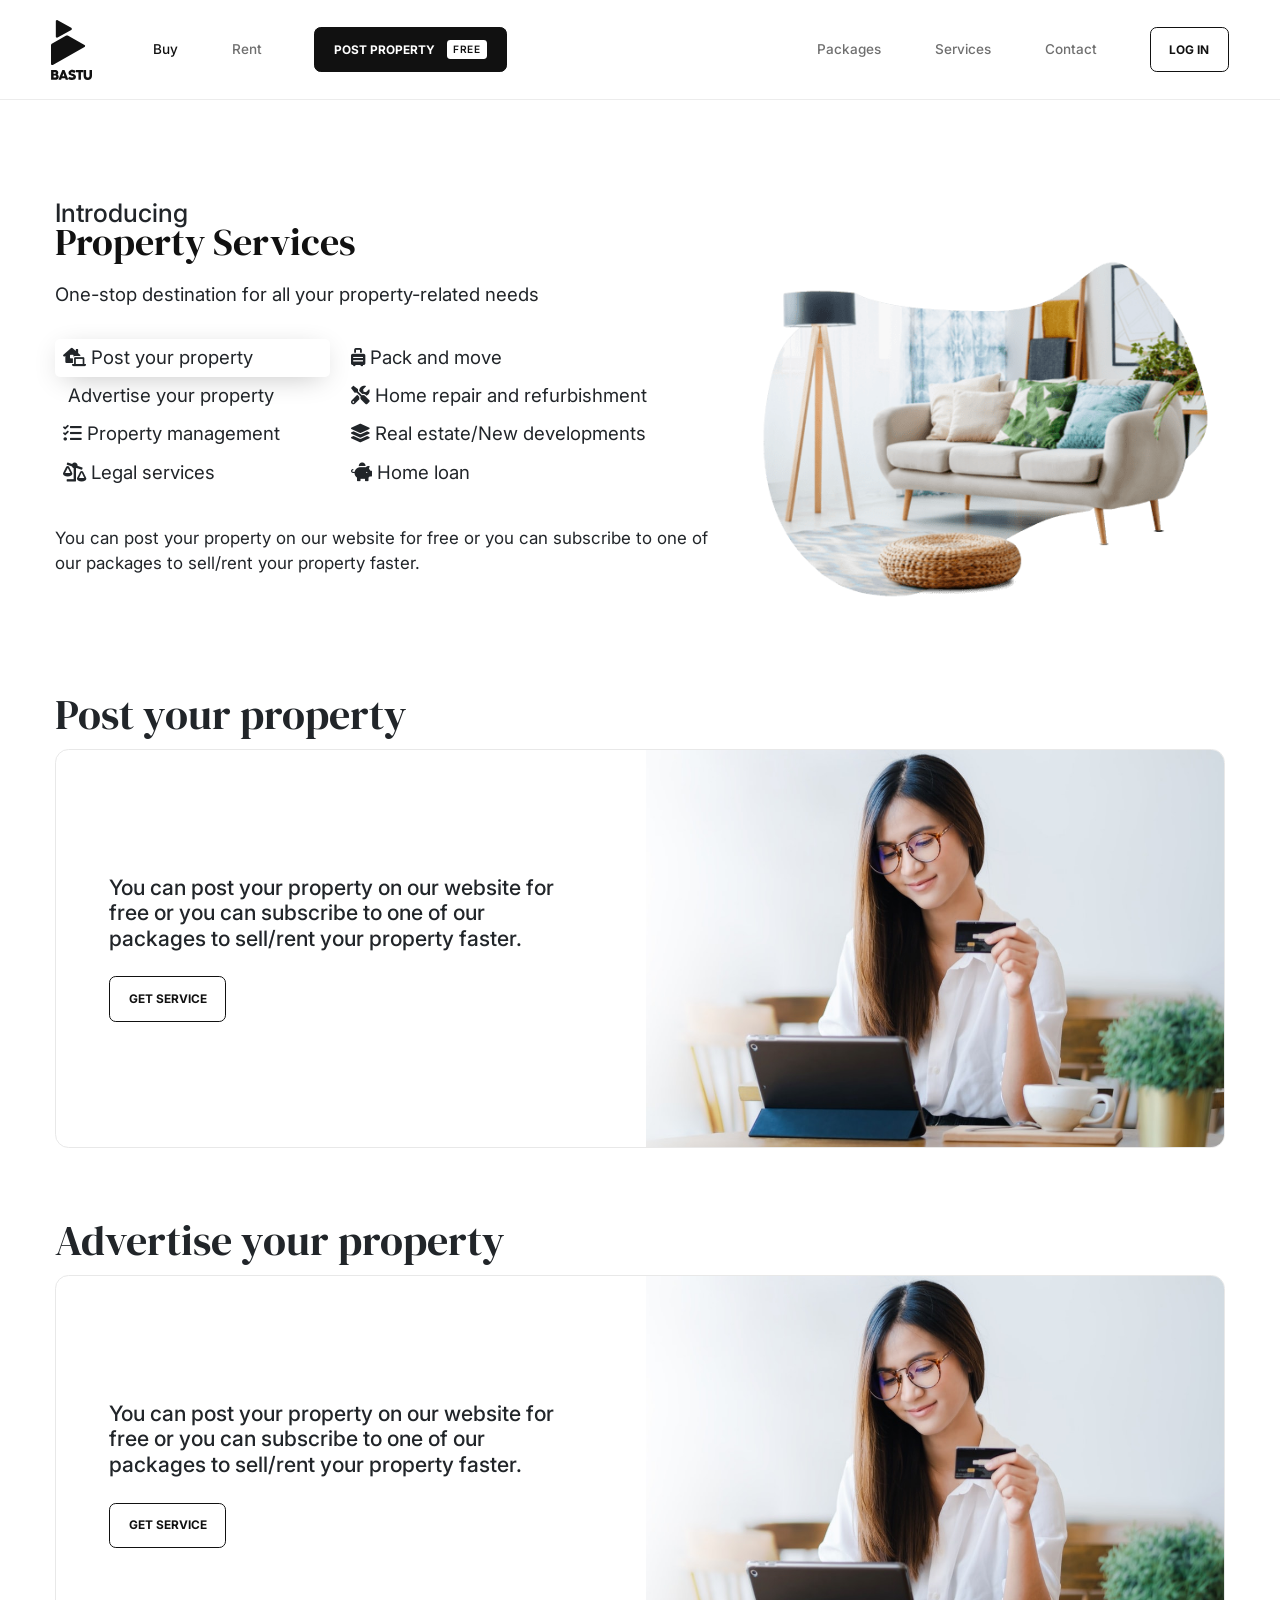
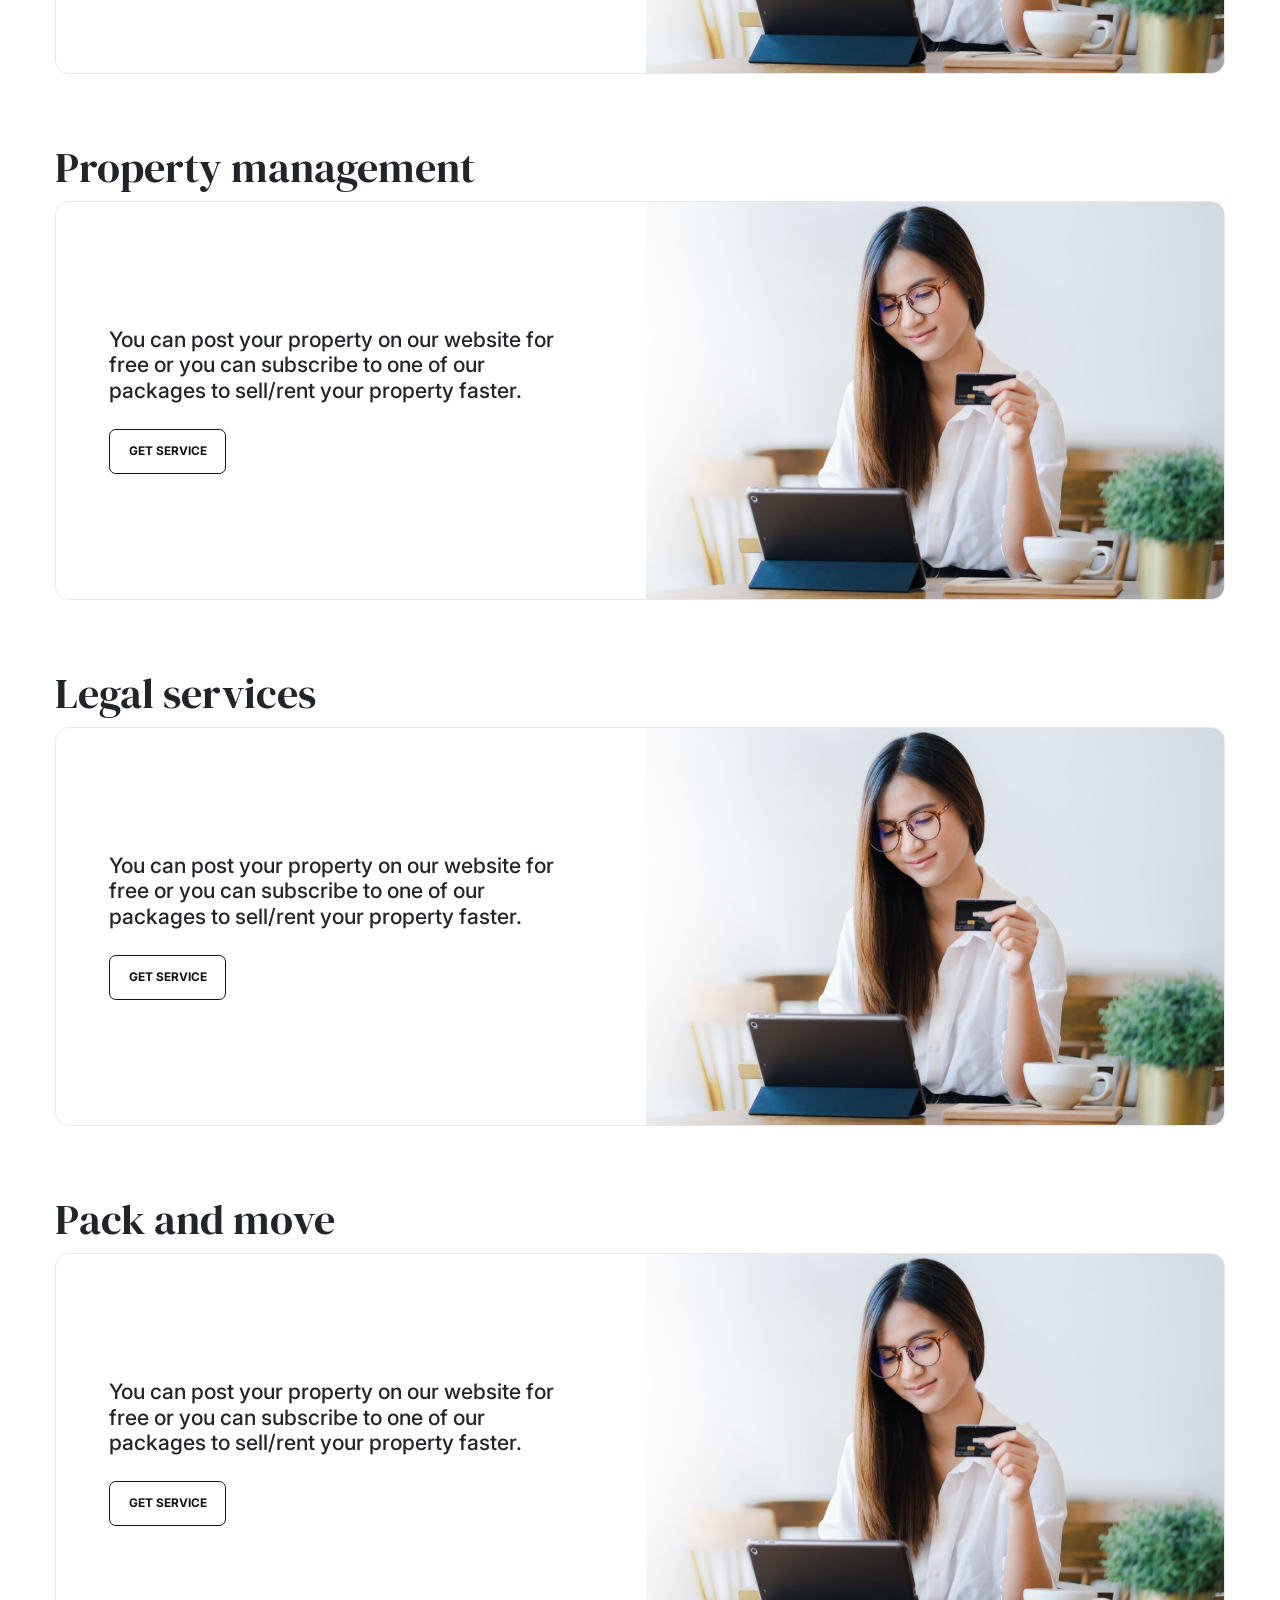
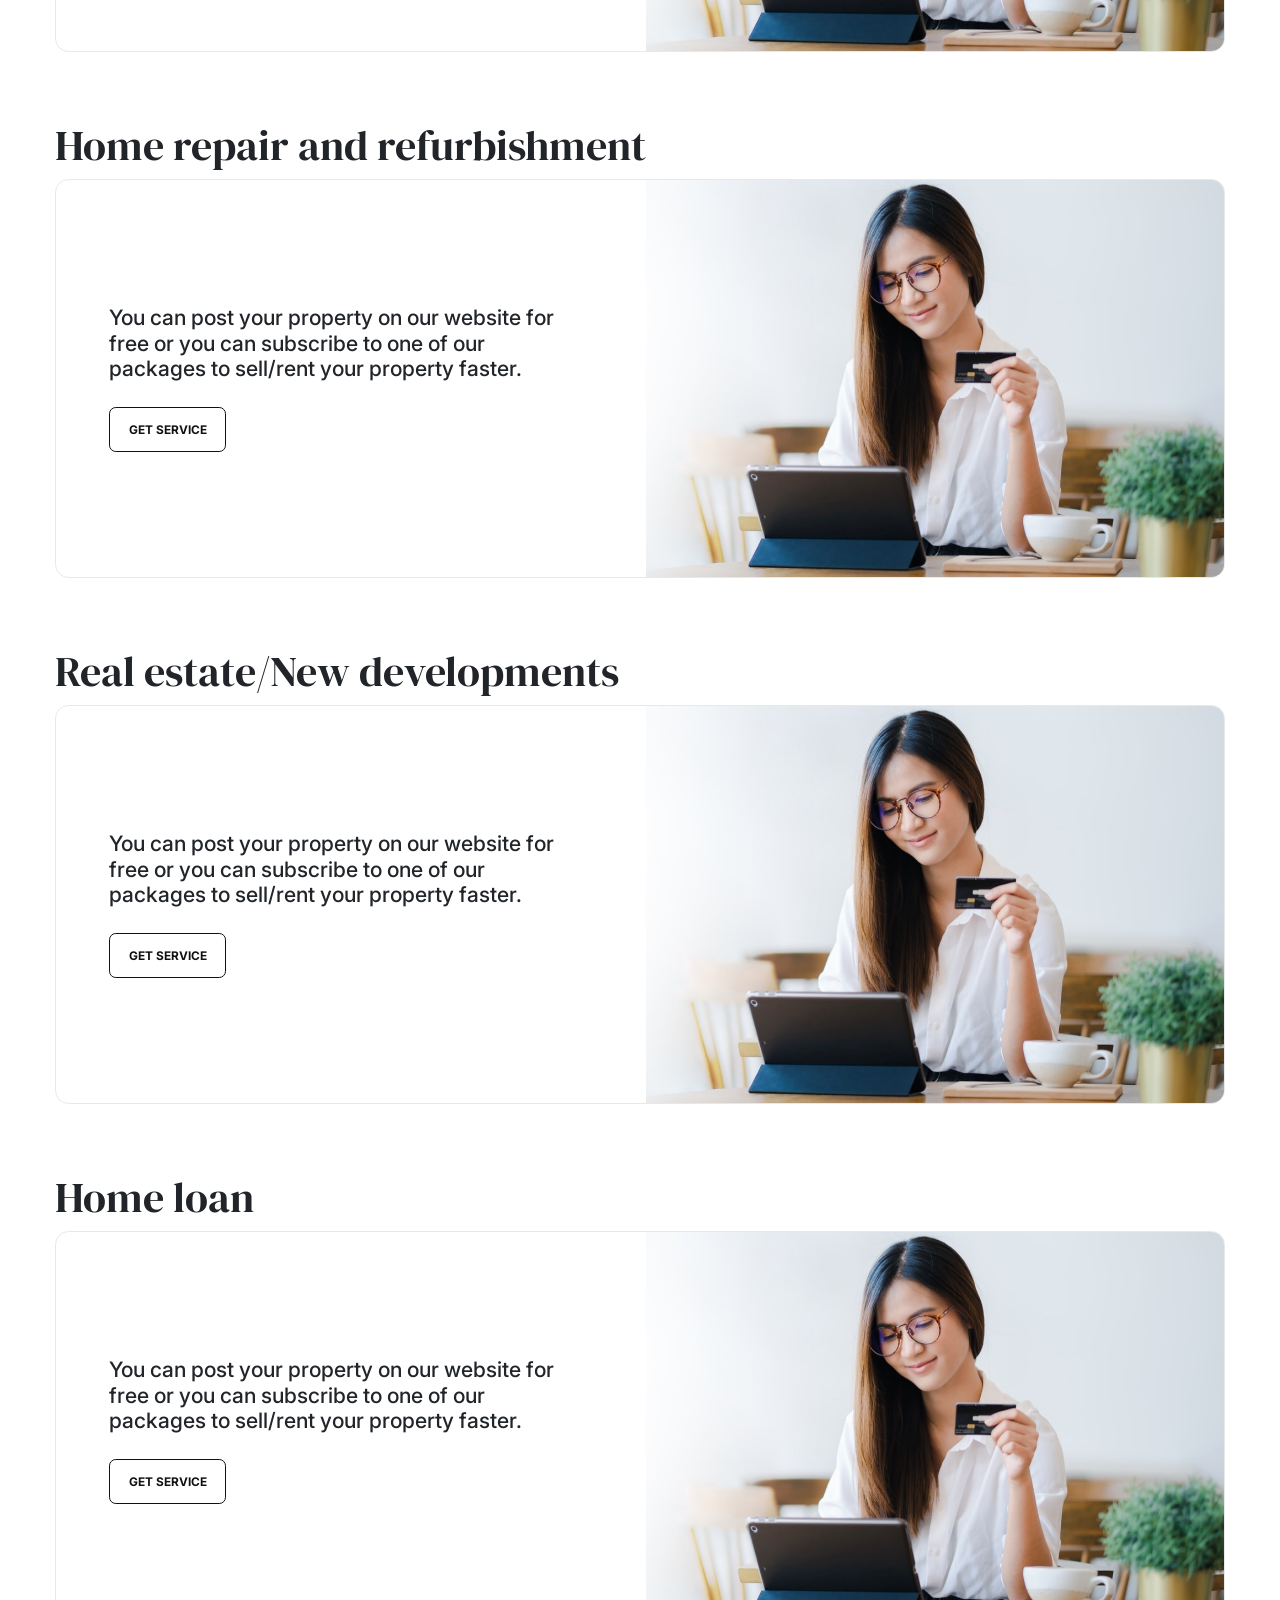
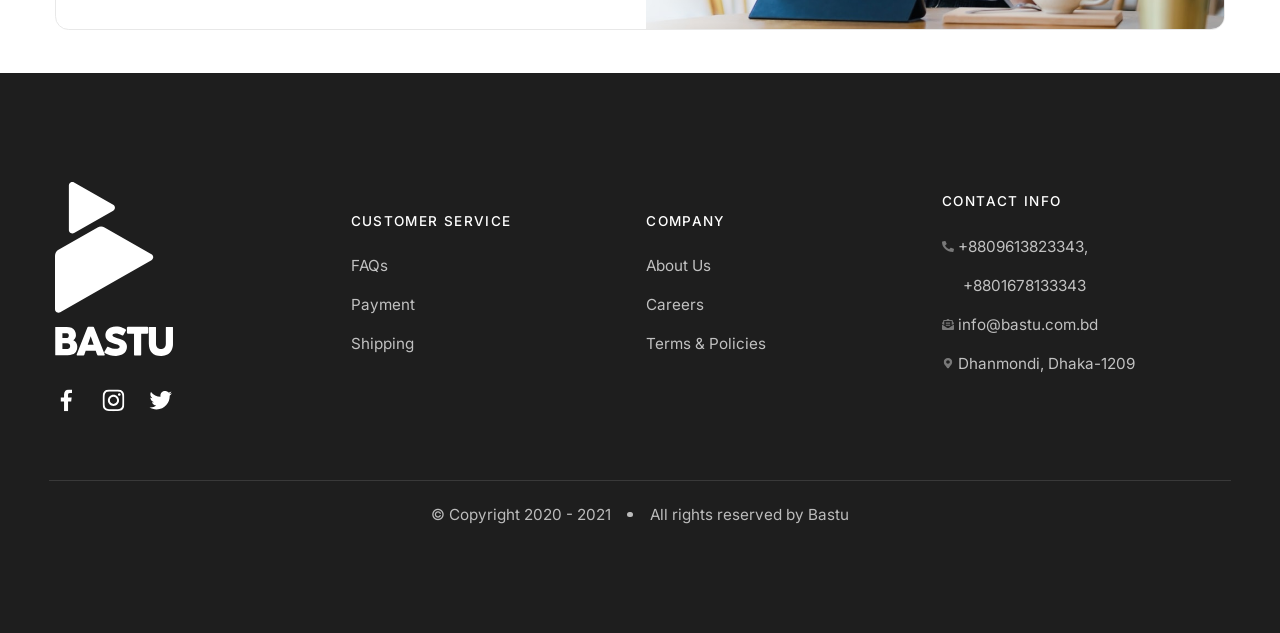
<file: service.html>
<!DOCTYPE html>
<html lang="en">

<head>
    <meta charset="UTF-8">
    <meta http-equiv="X-UA-Compatible" content="IE=edge">
    <meta name="viewport" content="width=device-width, initial-scale=1.0">
    <title>Service | Bastu</title>

    <!-- bootstrap -->
    <link rel="stylesheet" href="assets/bootstrap-5.1.1-dist/css/bootstrap.min.css">

    <!-- Font Awesome -->

    <link rel="stylesheet" href="https://cdnjs.cloudflare.com/ajax/libs/font-awesome/5.15.1/css/all.min.css"
        integrity="sha512-+4zCK9k+qNFUR5X+cKL9EIR+ZOhtIloNl9GIKS57V1MyNsYpYcUrUeQc9vNfzsWfV28IaLL3i96P9sdNyeRssA=="
        crossorigin="anonymous" />


    <!-- Custom CSS -->
    <link rel="stylesheet" href="assets/css/style.css">
    <link rel="stylesheet" href="assets/css/service.css">


</head>

<body>

    <!-- Navbar -->
    <nav class="autohide navbar navbar-expand-lg navbar-light bg-light">
        <div class="container-fluid navbar-wraper">
            <a class="navbar-brand" href="/"><img src="assets/images/logo.svg" alt=""></a>

            <button class="navbar-toggler" type="button" data-bs-toggle="offcanvas" data-bs-target="#sideMenuBar">
                <!-- <span class="navbar-toggler-icon"></span> -->
                <img class="w-100" src="assets/images/hamburger.svg" alt="">
            </button>

            <div class="collapse navbar-collapse">
                <hr class="dropdown-divider">

                <ul class="navbar-nav me-auto mb-2 mb-lg-0 divider">
                    <li class="nav-item">
                        <a class="nav-link active" aria-current="page" href="myListings.html">Buy</a>
                    </li>
                    <li class="nav-item">
                        <a class="nav-link" href="myListings.html">Rent</a>
                    </li>
                    <li class="nav-item">
                        <a class="nav-link p-0 ms-lg-5" href="post.html"><button type="button" class="btn btn-dark">post
                                property <span class="free">Free</span></button></a>
                    </li>

                </ul>
                <ul class="navbar-nav ms-auto mb-lg-0">
                    <li class="nav-item">
                        <a class="nav-link" aria-current="page" href="package.html">Packages</a>
                    </li>
                    <li class="nav-item">
                        <a class="nav-link" href="service.html">Services</a>
                    </li>
                    <li class="nav-item divider">
                        <a class="nav-link" href="contact.html">Contact</a>
                    </li>
                    <li class="nav-item">
                        <a class="nav-link p-0 ms-lg-5" href="javascript:void(0)"><button data-bs-toggle="modal"
                                data-bs-target="#loginModal" type="button" class="btn btn-outline-dark">log
                                in</button></a>
                    </li>

                </ul>

            </div>
        </div>
    </nav>

    <!-- Sidebar menu -->
    <div class="offcanvas offcanvas-start" tabindex="-1" id="sideMenuBar">
        <div class="offcanvas-header">
            <button type="button" class="btn-close text-reset" data-bs-dismiss="offcanvas"></button>
        </div>

        <div class="offcanvas-body sideNavbar">
            <ul class="navbar-nav me-auto pb-5 divider">
                <li class="nav-item">
                    <a class="nav-link" aria-current="page" href="myListings.html">Buy</a>
                </li>
                <li class="nav-item">
                    <a class="nav-link" href="myListings.html">Rent</a>
                </li>
                <li class="nav-item sidebarPadding">
                    <a class="nav-link p-0 ms-lg-5" href="post.html"><button type="button" class="btn btn-dark">post
                            property <span class="free">Free</span></button></a>
                </li>

            </ul>
            <ul class="navbar-nav ms-auto mt-4">
                <li class="nav-item">
                    <a class="nav-link" aria-current="page" href="package.html">Packages</a>
                </li>
                <li class="nav-item">
                    <a class="nav-link" href="service.html">Services</a>
                </li>
                <li class="nav-item divider mb-5" style="padding-bottom: 2rem;">
                    <a class="nav-link" href="contact.html">Contact</a>
                </li>
                <li class="nav-item" data-bs-dismiss="offcanvas">
                    <a class="nav-link p-0 ms-lg-5" href="javascript:void(0)"><button data-bs-toggle="modal"
                            data-bs-target="#loginModal" type="button" class="btn btn-outline-dark sideLoginBtn">log
                            in</button></a>
                </li>
                <li class="nav-item userDropDown">
                    <a class="nav-link userDropDownBtn" href="javascript:void(0)" role="button">
                        <img class="navUserImg" src="assets/images/userImg.svg" alt="">

                        <div class="navUserName">Sheehan Rahman <img src="assets/images/arrowDown.svg" alt=""></div>
                    </a>
                    <ul class="dropDownContent d-none">
                        <li class="mobileMenu"><a class="dropdown-item activeLink" href="#">
                                <svg xmlns="http://www.w3.org/2000/svg" width="24" height="24" fill="none"
                                    viewBox="0 0 24 24">
                                    <path fill="#111" fill-rule="evenodd"
                                        d="M11.386 1.21a1 1 0 011.228 0l9 7A1 1 0 0122 9v11a3 3 0 01-3 3H5a3 3 0 01-3-3V9a1 1 0 01.386-.79l9-7zM4 9.49V20a1 1 0 001 1h14a1 1 0 001-1V9.49l-8-6.223-8 6.222z"
                                        clip-rule="evenodd" />
                                    <path fill="#111" fill-rule="evenodd"
                                        d="M8 12a1 1 0 011-1h6a1 1 0 011 1v10a1 1 0 11-2 0v-9h-4v9a1 1 0 11-2 0V12z"
                                        clip-rule="evenodd" />
                                </svg>
                                My Listings
                            </a></li>

                        <li><a class="dropdown-item" href="#">
                                <svg xmlns="http://www.w3.org/2000/svg" width="24" height="24" fill="none"
                                    viewBox="0 0 24 24">
                                    <path fill="#111"
                                        d="M15.71 12.71a6 6 0 10-7.42 0 10 10 0 00-6.22 8.18 1.006 1.006 0 102 .22 8 8 0 0115.9 0 1 1 0 001 .89h.11a1 1 0 00.88-1.1 10 10 0 00-6.25-8.19zM12 12a4 4 0 110-8 4 4 0 010 8z" />
                                </svg>

                                My Profile
                            </a></li>

                        <li class="mobileMenu"><a class="dropdown-item" href="#">
                                <svg xmlns="http://www.w3.org/2000/svg" width="24" height="24" fill="none"
                                    viewBox="0 0 24 24">
                                    <path fill="#111"
                                        d="M12 13a1.2 1.2 0 00-.796.293.947.947 0 00-.329.707v3c0 .265.118.52.33.707A1.2 1.2 0 0012 18a1.2 1.2 0 00.796-.293.947.947 0 00.329-.707v-3a.947.947 0 00-.33-.707A1.2 1.2 0 0012 13zm5.625-4V7c0-1.326-.593-2.598-1.648-3.536C14.923 2.527 13.492 2 12 2s-2.923.527-3.977 1.464C6.968 4.402 6.375 5.674 6.375 7v2c-.895 0-1.754.316-2.386.879C3.356 10.44 3 11.204 3 12v7c0 .796.356 1.559.989 2.121.632.563 1.49.879 2.386.879h11.25c.895 0 1.754-.316 2.387-.879.632-.562.988-1.325.988-2.121v-7c0-.796-.356-1.559-.988-2.121C19.379 9.316 18.52 9 17.625 9zm-9-2c0-.796.356-1.559.989-2.121C10.246 4.316 11.104 4 12 4c.895 0 1.754.316 2.386.879.633.562.989 1.325.989 2.121v2h-6.75V7zM18.75 19c0 .265-.119.52-.33.707a1.2 1.2 0 01-.795.293H6.375a1.2 1.2 0 01-.795-.293.947.947 0 01-.33-.707v-7c0-.265.119-.52.33-.707A1.2 1.2 0 016.375 11h11.25a1.2 1.2 0 01.796.293c.21.187.329.442.329.707v7z" />
                                </svg>

                                Change Password
                            </a></li>

                        <li class="mobileMenu"><a class="dropdown-item" href="#">
                                <svg xmlns="http://www.w3.org/2000/svg" width="24" height="24" fill="none"
                                    viewBox="0 0 24 24">
                                    <path fill="#111"
                                        d="M20 8.94a1.307 1.307 0 00-.06-.27v-.09a1.07 1.07 0 00-.19-.28l-6-6a1.071 1.071 0 00-.28-.19h-.09a.88.88 0 00-.33-.11H7a3 3 0 00-3 3v14a3 3 0 003 3h10a3 3 0 003-3V9v-.06zm-6-3.53L16.59 8H15a1 1 0 01-1-1V5.41zM18 19a1 1 0 01-1 1H7a1 1 0 01-1-1V5a1 1 0 011-1h5v3a3 3 0 003 3h3v9z" />
                                </svg>

                                Requested Packages
                            </a></li>

                        <li class="mobileMenu"><a class="dropdown-item" href="#">
                                <svg xmlns="http://www.w3.org/2000/svg" width="24" height="24" fill="none"
                                    viewBox="0 0 24 24">
                                    <path fill="#111"
                                        d="M19 6.5h-3v-1a3 3 0 00-3-3h-2a3 3 0 00-3 3v1H5a3 3 0 00-3 3v9a3 3 0 003 3h14a3 3 0 003-3v-9a3 3 0 00-3-3zm-9-1a1 1 0 011-1h2a1 1 0 011 1v1h-4v-1zm10 13a1 1 0 01-1 1H5a1 1 0 01-1-1V13a21.71 21.71 0 008 1.53A21.75 21.75 0 0020 13v5.5zm0-7.69a19.89 19.89 0 01-16 0V9.5a1 1 0 011-1h14a1 1 0 011 1v1.31z" />
                                </svg>

                                Requested Services
                            </a></li>

                        <li class="mobileMenu"><a class="dropdown-item nestedMenuParent" href="javascript:void(0)"
                                role="button">
                                <svg xmlns="http://www.w3.org/2000/svg" width="24" height="24" fill="none"
                                    viewBox="0 0 24 24">
                                    <path fill="#111"
                                        d="M7.5 6a1.5 1.5 0 100 3 1.5 1.5 0 000-3zm13.62 4.71l-8.41-8.42A.999.999 0 0012 2H3a1 1 0 00-1 1v9a1 1 0 00.29.71l8.42 8.41a3 3 0 004.24 0L21.12 15a3 3 0 000-4.24v-.05zm-1.41 2.82l-6.18 6.17a1 1 0 01-1.41 0L4 11.59V4h7.59l8.12 8.12a1.001 1.001 0 010 1.41z" />
                                </svg>

                                Requested Properties

                                <img src="assets/images/arrowDown.svg" alt="">
                            </a>
                        </li>
                        <li class="mobileMenu nestedMenu d-none"><a class="dropdown-item" href="#">
                                Buy Requests
                            </a>
                        </li>
                        <li class="mobileMenu nestedMenu d-none"><a class="dropdown-item" href="#">
                                Rent Requests
                            </a>
                        </li>

                        <li><a class="dropdown-item" href="#">
                                <svg xmlns="http://www.w3.org/2000/svg" width="24" height="24" fill="none"
                                    viewBox="0 0 24 24">
                                    <path fill="#111"
                                        d="M4 12a1 1 0 001 1h7.59l-2.3 2.29a1.002 1.002 0 00.325 1.639 1 1 0 001.095-.219l4-4a1 1 0 00.21-.33 1 1 0 000-.76 1 1 0 00-.21-.33l-4-4a1.003 1.003 0 10-1.42 1.42l2.3 2.29H5a1 1 0 00-1 1zM17 2H7a3 3 0 00-3 3v3a1 1 0 002 0V5a1 1 0 011-1h10a1 1 0 011 1v14a1 1 0 01-1 1H7a1 1 0 01-1-1v-3a1 1 0 10-2 0v3a3 3 0 003 3h10a3 3 0 003-3V5a3 3 0 00-3-3z" />
                                </svg>

                                Log Out
                            </a></li>
                    </ul>
                </li>
            </ul>
        </div>
    </div>

    <!-- Login Modal -->
    <div class="modal fade" id="loginModal" tabindex="-1" aria-labelledby="exampleModalLabel" aria-hidden="true">
        <div class="modal-dialog modal-xl modal-dialog-centered">
            <div class="modal-content authModalContent">
                <div class="row align-items-center">
                    <div class="col-lg-5">
                        <div class="sideImage">
                            <img src="assets/images/modals/image 1.png" alt="">
                            <div></div>
                            <img class="modalLogoImg" src="assets/images/modals/bastu logo.svg" alt="">
                        </div>
                    </div>
                    <div class="col-lg-7 pt-5 pt-lg-0">
                        <div class="rightContent">
                            <h1>Welcome!</h1>
                            <h6>Log In to your account</h6>

                            <form action="#">

                                <div class="row">

                                    <div class="col-12 authFormInput">
                                        <div class="form-floating mb-4">
                                            <input type="text" class="form-control" placeholder="+8801883839298">
                                            <label for="phoneNumber">Your Phone Number</label>
                                        </div>
                                    </div>

                                    <div class="col-12 authFormInput">
                                        <div class="form-floating mb-5">
                                            <input type="password" class="form-control password" placeholder="password">
                                            <label for="password">Your Password</label>
                                            <span onclick="passwordShow()" class="passwordToglerBtn"><img
                                                    src="assets/images/modals/eyeicon.svg" alt=""></span>
                                        </div>
                                    </div>

                                    <div class="col-lg-6 mb-4 d-grid">
                                        <button class="btn btn-dark">Log In</button>
                                    </div>
                                    <div class="col-lg-6 mb-4 d-grid">
                                        <button class="btn p-1">forgot password?</button>
                                    </div>


                                    <div class="col-12 mt-5 mb-5 haveAccount">
                                        <p>Don’t have any account?<span data-bs-toggle="modal"
                                                data-bs-target="#signUpModal">Create one!</span>
                                        </p>
                                    </div>

                                </div>

                            </form>


                        </div>
                    </div>
                </div>
                <button class="modalClose" data-bs-toggle="modal">
                    <img src="assets/images/modals/close icon.svg" alt="">
                </button>
            </div>
        </div>
    </div>

    <!-- Sign Up Modal -->
    <div class="modal fade" id="signUpModal" tabindex="-1" aria-labelledby="exampleModalLabel" aria-hidden="true">
        <div class="modal-dialog modal-xl modal-dialog-centered">
            <div class="modal-content authModalContent">
                <div class="row align-items-center">
                    <div class="col-lg-5">
                        <div class="sideImage">
                            <img src="assets/images/modals/image 2.png" alt="">
                            <div></div>
                            <img class="modalLogoImg" src="assets/images/modals/bastu logo.svg" alt="">
                        </div>
                    </div>
                    <div class="col-lg-7 pt-5 pt-lg-0">
                        <div class="rightContent">
                            <h1>Welcome!</h1>
                            <h6>Create your account</h6>

                            <form action="#">

                                <div class="row">

                                    <div class="col-12 authFormInput">
                                        <div class="form-floating mb-4">
                                            <input type="text" class="form-control" placeholder="demo name">
                                            <label for="name">Your Name</label>
                                        </div>
                                    </div>

                                    <div class="col-12 authFormInput">
                                        <div class="form-floating mb-4">
                                            <input type="text" class="form-control" placeholder="+8801883839298">
                                            <label for="phoneNumber">Your Phone Number</label>
                                        </div>
                                    </div>

                                    <div class="col-12 authFormInput">
                                        <div class="form-floating mb-4">
                                            <input type="password" class="form-control password" placeholder="password">
                                            <label for="password">Your Password</label>
                                            <span onclick="passwordShow()" class="passwordToglerBtn"><img
                                                    src="assets/images/modals/eyeicon.svg" alt=""></span>
                                        </div>
                                    </div>

                                    <div class="col-12 authFormInput">
                                        <div class="form-floating mb-5">
                                            <input type="password" class="form-control confirmPassword"
                                                placeholder="password">
                                            <label for="password">Confirm Password</label>
                                            <span onclick="confirmPasswordShow()" class="passwordToglerBtn"><img
                                                    src="assets/images/modals/eyeicon.svg" alt=""></span>
                                        </div>
                                    </div>

                                    <div class="col-12 mb-4 d-grid">
                                        <button class="btn btn-dark">Sign up</button>
                                    </div>



                                    <div class="col-12 mt-5 mb-5 haveAccount">
                                        <p>Already have an account? <span data-bs-toggle="modal"
                                                data-bs-target="#loginModal">log IN!</span>
                                        </p>
                                    </div>

                                </div>

                            </form>


                        </div>
                    </div>
                </div>
                <button class="modalClose" data-bs-toggle="modal">
                    <img src="assets/images/modals/close icon.svg" alt="">
                </button>
            </div>
        </div>
    </div>

    <!--Service Requrest Modal -->
    <div class="modal fade" id="serviceReqModal" tabindex="-1" aria-labelledby="exampleModalLabel" aria-hidden="true">
        <div class="modal-dialog modal-xl modal-dialog-centered">
            <div class="modal-content postReqModal">

                <div class="row">
                    <div class="col-12 mb-5">
                        <h2 class="modal-title">Service Request</h2>
                    </div>
                </div>

                <form action="#">
                    <div class="row">
                        <div class="col-lg-6 pe-0 pe-lg-5">
                            <h6 class="form-title">Personal Info</h6>

                            <div class="row">
                                <div class="col-12 authFormInput mb-5">
                                    <div class="form-floating">
                                        <input type="text" class="form-control" placeholder="something">
                                        <label for="yourName">Your Name</label>
                                    </div>
                                </div>
                                <div class="col-12 authFormInput mb-5">
                                    <div class="form-floating">
                                        <input type="text" class="form-control" placeholder="phoneNumber">
                                        <label for="phoneNumber">Your Phone Number</label>
                                    </div>
                                </div>

                                <div class="col-12 authFormInput mb-5">
                                    <div class="form-floating">
                                        <input type="text" class="form-control" placeholder="email">
                                        <label for="email">Your Email (Optional)</label>
                                    </div>
                                </div>
                                <div class="col-12 authFormInput mb-5">
                                    <div class="form-floating">
                                        <input type="text" class="form-control" placeholder="Service Location">
                                        <label for="servLocation">Service Location</label>
                                    </div>
                                </div>
                                <div class="col-12 authFormInput mb-5">
                                    <div class="form-floating">
                                        <input type="date" class="form-control"
                                            placeholder="When do you need the service?">
                                        <label for="serviceDate">When do you need the service?</label>
                                    </div>
                                </div>
                                <div class="col-12 authFormInput mt-4">
                                    <div class="form-check propFea">
                                        <input class="form-check-input propFeaturesInput" type="checkbox" value=""
                                            id="acceptTnC">
                                        <label class="form-check-label" for="acceptTnC">
                                            I agree to <span data-bs-toggle="modal"
                                                data-bs-target="#termsConditionModal" role="button">T&C.</span>
                                        </label>
                                    </div>
                                </div>


                            </div>
                        </div>
                        <div class="col-lg-6 ps-0 ps-lg-5">
                            <h6 class="form-title">Service List</h6>

                            <div class="row serviceCheckbox">
                                <div class="col-6 authFormInput">
                                    <div class="form-check propFea">
                                        <input class="form-check-input propFeaturesInput" type="checkbox" value=""
                                            id="service1">
                                        <label class="form-check-label" for="service1">
                                            Service1
                                        </label>
                                    </div>
                                </div>
                                <div class="col-6 authFormInput">
                                    <div class="form-check propFea">
                                        <input class="form-check-input propFeaturesInput" type="checkbox" value=""
                                            id="service2">
                                        <label class="form-check-label" for="service2">
                                            Service 2
                                        </label>
                                    </div>
                                </div>
                                <div class="col-6 authFormInput">
                                    <div class="form-check propFea">
                                        <input class="form-check-input propFeaturesInput" type="checkbox" value=""
                                            id="service3">
                                        <label class="form-check-label" for="service3">
                                            Service 3
                                        </label>
                                    </div>
                                </div>
                                <div class="col-6 authFormInput">
                                    <div class="form-check propFea">
                                        <input class="form-check-input propFeaturesInput" type="checkbox" value=""
                                            id="service4">
                                        <label class="form-check-label" for="service4">
                                            Service 4
                                        </label>
                                    </div>
                                </div>
                                <div class="col-6 authFormInput">
                                    <div class="form-check propFea">
                                        <input class="form-check-input propFeaturesInput" type="checkbox" value=""
                                            id="service5">
                                        <label class="form-check-label" for="service5">
                                            Service 5
                                        </label>
                                    </div>
                                </div>
                                <div class="col-12 mb-5 authFormInput">
                                    <div class="form-floating">
                                        <textarea class="form-control" placeholder="message"></textarea>
                                        <label for="message">Your Message</label>
                                    </div>
                                </div>
                            </div>
                        </div>

                        <div class="col-12 text-end">
                            <button class="btn btn-dark">submit requirement</button>
                        </div>
                    </div>

                </form>

                <button class="modalClose" data-bs-dismiss="modal">
                    <img src="assets/images/modals/close icon.svg" alt="">
                </button>
            </div>
        </div>
    </div>

    <!-- Terms and Condition Modal -->
    <div class="modal fade" id="termsConditionModal" tabindex="-1" aria-labelledby="exampleModalLabel"
        aria-hidden="true">
        <div class="modal-dialog modal-xl modal-dialog-centered">
            <div class="modal-content postReqModal">

                <div class="row">
                    <div class="col-12 mb-5">
                        <h2 class="modal-title">Terms & Conditions</h2>
                    </div>
                </div>
                <div class="row">
                    <div class="col-12 terms-condition">
                        <h3>Terms & Conditions</h3>
                        <p>We provide platform for property buyers & seller to locate properties of interest on real
                            estate, to help everyone find their place. We provide platform for property buyers & seller
                            to locate properties of interest on real estate, to help everyone find their place. We
                            provide platform for property buyers & seller to locate properties of interest on real
                            estate, to help everyone find their place.</p>
                    </div>
                    <div class="col-12 terms-condition">
                        <h3>Terms & Conditions</h3>
                        <p>We provide platform for property buyers & seller to locate properties of interest on real
                            estate, to help everyone find their place. We provide platform for property buyers & seller
                            to locate properties of interest on real estate, to help everyone find their place. We
                            provide platform for property buyers & seller to locate properties of interest on real
                            estate, to help everyone find their place.</p>
                    </div>
                </div>

                <button class="modalClose" data-bs-dismiss="modal">
                    <img src="assets/images/modals/close icon.svg" alt="">
                </button>
            </div>
        </div>
    </div>

    <!-- Main Content -->
    <div class="container-fluid">
        <div class="service-container">
            <div class="row pt-5">
                <div class="col-12 col-md-7 service-left-side">
                    <h3>Introducing</h3>
                    <h1>Property Services</h1>
                    <p class="mt-5 one-para">One-stop destination for all your property-related needs</p>
                    <div class="row service-list">
                        <div class="col-12 col-md-5">
                            <ul>
                                <li><a href="#postProperty" class="active-service"
                                        data-service="service-post-property"><i class="fas fa-laptop-house"></i> Post
                                        your
                                        property</a></li>
                                <li><a href="#advertiseProperty" data-service="service-advertise"><i
                                            class="fab fa-tripadvisor"></i>
                                        Advertise your property</a></li>
                                <li><a href="#propertyManagement" data-service="service-property-man"><i
                                            class="fas fa-tasks"></i>
                                        Property management</a></li>
                                <li><a href="#legalServices" data-service="service-legal"><i
                                            class="fas fa-balance-scale-right"></i>
                                        Legal services</a></li>
                            </ul>
                        </div>
                        <div class="col-12 col-md-7">
                            <ul>
                                <li><a href="#packMove" data-service="service-pack"><i
                                            class="fas fa-suitcase-rolling"></i> Pack
                                        and move</a></li>
                                <li><a href="#homeRepair" data-service="service-home-rep"><i class="fas fa-tools"></i>
                                        Home repair
                                        and refurbishment</a></li>
                                <li><a href="#realestate" data-service="service-realst"><i
                                            class="fas fa-layer-group"></i> Real
                                        estate/New developments</a></li>
                                <li><a href="#homeLoan" data-service="service-home-loan"><i
                                            class="fas fa-piggy-bank"></i> Home
                                        loan</a></li>
                            </ul>
                        </div>
                        <div class="col-12">
                            <p class="service-property-details pt-5">You can post your property on our website for free
                                or
                                you can subscribe to one of our packages to sell/rent your property faster.</p>


                        </div>
                    </div>
                </div>
                <div class="col-12 col-md-5 service-page-bg-image">
                    <div class="service-img-container">

                        <img class="main-service-image" src="assets/images/service-image/rental-furniture.png" alt="">
                        <img class="service-post-property d-none" src="assets/images/service-image/rental-furniture.png"
                            alt="">
                        <img class="service-advertise d-none" src="assets/images/service-image/rent-agreement.png"
                            alt="">
                        <img class="service-property-man d-none" src="assets/images/service-image/vastu.png" alt="">
                        <img class="service-legal d-none" src="assets/images/service-image/legal-services.png" alt="">
                        <img class="service-pack d-none" src="assets/images/service-image/tenant-verification.png"
                            alt="">
                        <img class="service-home-rep d-none" src="assets/images/service-image/home-cleaning.png" alt="">
                        <img class="service-realst d-none" src="assets/images/service-image/property-inspection.png"
                            alt="">
                        <img class="service-home-loan d-none" src="assets/images/service-image/home-loans.png" alt="">
                    </div>
                </div>
            </div>

            <section class="service-section mt-5" id="postProperty">
                <div class="row pb-3">
                    <div class="col-12 text-left">
                        <h2>Post your property</h2>
                    </div>
                </div>
                <div class="row">
                    <div class="col-12">
                        <a class="service-link" href="#">
                            <div class="service-banner">
                                <div class="row align-items-center">
                                    <div class="col-12 col-md-6 service-content order-md-1 order-2">
                                        <h6>You can post your property on our website for free or you can subscribe to
                                            one
                                            of our packages to sell/rent your property faster.</h6>

                                        <button class="btn btn-outline-dark mt-5" data-bs-toggle="modal"
                                            data-bs-target="#serviceReqModal">Get Service</button>
                                    </div>
                                    <div class="col-12 col-md-6 order-md-2 order-1">
                                        <img src="assets/images/service-image/banner-pay-rent.jpg" alt="">
                                    </div>
                                </div>
                            </div>
                        </a>
                    </div>
                </div>
            </section>
            <section class="service-section mt-5" id="advertiseProperty">
                <div class="row pb-3">
                    <div class="col-12 text-left">
                        <h2>Advertise your property</h2>
                    </div>
                </div>
                <div class="row">
                    <div class="col-12">
                        <a class="service-link" href="#">
                            <div class="service-banner">
                                <div class="row align-items-center">
                                    <div class="col-12 col-md-6 service-content order-md-1 order-2">
                                        <h6>You can post your property on our website for free or you can subscribe to
                                            one
                                            of our packages to sell/rent your property faster.</h6>

                                        <button class="btn btn-outline-dark mt-5" data-bs-toggle="modal"
                                            data-bs-target="#serviceReqModal">Get Service</button>
                                    </div>
                                    <div class="col-12 col-md-6 order-md-2 order-1">
                                        <img src="assets/images/service-image/banner-pay-rent.jpg" alt="">
                                    </div>
                                </div>
                            </div>
                        </a>
                    </div>
                </div>
            </section>
            <section class="service-section mt-5" id="propertyManagement">
                <div class="row pb-3">
                    <div class="col-12 text-left">
                        <h2>Property management</h2>
                    </div>
                </div>
                <div class="row">
                    <div class="col-12">
                        <a class="service-link" href="#">
                            <div class="service-banner">
                                <div class="row align-items-center">
                                    <div class="col-12 col-md-6 service-content order-md-1 order-2">
                                        <h6>You can post your property on our website for free or you can subscribe to
                                            one
                                            of our packages to sell/rent your property faster.</h6>

                                        <button class="btn btn-outline-dark mt-5" data-bs-toggle="modal"
                                            data-bs-target="#serviceReqModal">Get Service</button>
                                    </div>
                                    <div class="col-12 col-md-6 order-md-2 order-1">
                                        <img src="assets/images/service-image/banner-pay-rent.jpg" alt="">
                                    </div>
                                </div>
                            </div>
                        </a>
                    </div>
                </div>
            </section>
            <section class="service-section mt-5" id="legalServices">
                <div class="row pb-3">
                    <div class="col-12 text-left">
                        <h2>Legal services</h2>
                    </div>
                </div>
                <div class="row">
                    <div class="col-12">
                        <a class="service-link" href="#">
                            <div class="service-banner">
                                <div class="row align-items-center">
                                    <div class="col-12 col-md-6 service-content order-md-1 order-2">
                                        <h6>You can post your property on our website for free or you can subscribe to
                                            one
                                            of our packages to sell/rent your property faster.</h6>

                                        <button class="btn btn-outline-dark mt-5" data-bs-toggle="modal"
                                            data-bs-target="#serviceReqModal">Get Service</button>
                                    </div>
                                    <div class="col-12 col-md-6 order-md-2 order-1">
                                        <img src="assets/images/service-image/banner-pay-rent.jpg" alt="">
                                    </div>
                                </div>
                            </div>
                        </a>
                    </div>
                </div>
            </section>
            <section class="service-section mt-5" id="packMove">
                <div class="row pb-3">
                    <div class="col-12 text-left">
                        <h2>Pack and move</h2>
                    </div>
                </div>
                <div class="row">
                    <div class="col-12">
                        <a class="service-link" href="#">
                            <div class="service-banner">
                                <div class="row align-items-center">
                                    <div class="col-12 col-md-6 service-content order-md-1 order-2">
                                        <h6>You can post your property on our website for free or you can subscribe to
                                            one
                                            of our packages to sell/rent your property faster.</h6>

                                        <button class="btn btn-outline-dark mt-5" data-bs-toggle="modal"
                                            data-bs-target="#serviceReqModal">Get Service</button>
                                    </div>
                                    <div class="col-12 col-md-6 order-md-2 order-1">
                                        <img src="assets/images/service-image/banner-pay-rent.jpg" alt="">
                                    </div>
                                </div>
                            </div>
                        </a>
                    </div>
                </div>
            </section>
            <section class="service-section mt-5" id="homeRepair">
                <div class="row pb-3">
                    <div class="col-12 text-left">
                        <h2>Home repair and refurbishment</h2>
                    </div>
                </div>
                <div class="row">
                    <div class="col-12">
                        <a class="service-link" href="#">
                            <div class="service-banner">
                                <div class="row align-items-center">
                                    <div class="col-12 col-md-6 service-content order-md-1 order-2">
                                        <h6>You can post your property on our website for free or you can subscribe to
                                            one
                                            of our packages to sell/rent your property faster.</h6>

                                        <button class="btn btn-outline-dark mt-5" data-bs-toggle="modal"
                                            data-bs-target="#serviceReqModal">Get Service</button>
                                    </div>
                                    <div class="col-12 col-md-6 order-md-2 order-1">
                                        <img src="assets/images/service-image/banner-pay-rent.jpg" alt="">
                                    </div>
                                </div>
                            </div>
                        </a>
                    </div>
                </div>
            </section>
            <section class="service-section mt-5" id="realestate">
                <div class="row pb-3">
                    <div class="col-12 text-left">
                        <h2>Real estate/New developments</h2>
                    </div>
                </div>
                <div class="row">
                    <div class="col-12">
                        <a class="service-link" href="#">
                            <div class="service-banner">
                                <div class="row align-items-center">
                                    <div class="col-12 col-md-6 service-content order-md-1 order-2">
                                        <h6>You can post your property on our website for free or you can subscribe to
                                            one
                                            of our packages to sell/rent your property faster.</h6>

                                        <button class="btn btn-outline-dark mt-5" data-bs-toggle="modal"
                                            data-bs-target="#serviceReqModal">Get Service</button>
                                    </div>
                                    <div class="col-12 col-md-6 order-md-2 order-1">
                                        <img src="assets/images/service-image/banner-pay-rent.jpg" alt="">
                                    </div>
                                </div>
                            </div>
                        </a>
                    </div>
                </div>
            </section>
            <section class="service-section mt-5" id="homeLoan">
                <div class="row pb-3">
                    <div class="col-12 text-left">
                        <h2>Home loan</h2>
                    </div>
                </div>
                <div class="row">
                    <div class="col-12">
                        <a class="service-link" href="#">
                            <div class="service-banner">
                                <div class="row align-items-center">
                                    <div class="col-12 col-md-6 service-content order-md-1 order-2">
                                        <h6>You can post your property on our website for free or you can subscribe to
                                            one
                                            of our packages to sell/rent your property faster.</h6>

                                        <button class="btn btn-outline-dark mt-5" data-bs-toggle="modal"
                                            data-bs-target="#serviceReqModal">Get Service</button>
                                    </div>
                                    <div class="col-12 col-md-6 order-md-2 order-1">
                                        <img src="assets/images/service-image/banner-pay-rent.jpg" alt="">
                                    </div>
                                </div>
                            </div>
                        </a>
                    </div>
                </div>
            </section>
        </div>
    </div>


    <!-- Footer -->
    <section class="container-fluid" style="background-color: #1E1E1E;">
        <div class="custom-container footer-container">
            <div class="row align-items-center" style="border-bottom: 1px solid rgb(255, 255, 255,0.12);
            ">
                <div class="col-sm-6 col-lg-3 footer-logo">
                    <img class="logo" src="assets/images/home/bastu logo white.svg" alt="">
                    <div class="social-link">
                        <a href="#">
                            <img src="assets/images/home/002-facebook.svg" alt="">
                        </a>
                        <a href="#">
                            <img src="assets/images/home/001-instagram.svg" alt="">
                        </a>
                        <a href="#">
                            <img src="assets/images/home/003-twitter.svg" alt="">
                        </a>
                    </div>
                </div>

                <div class="col-sm-6 col-lg-3 aditionalLink">
                    <h6>Customer Service</h6>
                    <ul>
                        <li><a href="#">FAQs</a></li>
                        <li><a href="#">Payment</a></li>
                        <li><a href="#">Shipping</a></li>
                    </ul>
                </div>

                <div class="col-sm-6 col-lg-3 aditionalLink">
                    <h6>COMPANY</h6>
                    <ul>
                        <li><a href="#">About Us</a></li>
                        <li><a href="#">Careers</a></li>
                        <li><a href="#">Terms & Policies</a></li>
                    </ul>
                </div>
                <div class="col-sm-6 col-lg-3 aditionalLink">
                    <h6>CONTACT INFO</h6>
                    <ul>
                        <li><a href="#"><img src="assets/images/home/phone-alt-solid 1.svg" alt=""> +8809613823343,</a>
                        <li><a href="#" style="padding-left: 21px;"> +8801678133343</a>
                        </li>
                        <li> <a href="#"><img src="assets/images/home/envelope-open-text-solid 1.svg" alt="">
                                info@bastu.com.bd</a></li>
                        <li><a href="#"><img src="assets/images/home/map-marker-alt-solid 1.svg" alt=""> Dhanmondi,
                                Dhaka-1209</a></li>
                    </ul>
                </div>
            </div>

            <div class="row">
                <div class="col-12">
                    <div class="copyright">
                        ©
                        Copyright 2020 - 2021
                        <span class="dot"></span>
                        All rights reserved by Bastu
                    </div>
                </div>
            </div>
        </div>
    </section>


    <!-- Jquery -->
    <script src="https://cdnjs.cloudflare.com/ajax/libs/jquery/3.6.0/jquery.min.js"
        integrity="sha512-894YE6QWD5I59HgZOGReFYm4dnWc1Qt5NtvYSaNcOP+u1T9qYdvdihz0PPSiiqn/+/3e7Jo4EaG7TubfWGUrMQ=="
        crossorigin="anonymous" referrerpolicy="no-referrer"></script>

    <!-- bootstrap -->
    <script src="assets/bootstrap-5.1.1-dist/js/bootstrap.min.js"></script>


    <!-- Custom JS -->
    <script src="assets/js/style.js"></script>

    <script>
        $('.service-list ul li a').hover(function () {
            $('.service-list ul li a').removeClass("active-service");
            $(this).addClass('active-service');

            let serviceData = $(this).data("service");


            if (serviceData == "service-post-property") {

                let imageSrc = $('.service-post-property').attr('src');
                $('.main-service-image').attr('src', imageSrc);

                $('.service-property-details').html(
                    'You can post your property on our website for free or you can subscribe to one of our packages to sell/rent your property faster.'
                );


            } else if (serviceData == "service-advertise") {

                let imageSrc = $('.service-advertise').attr('src');
                $('.main-service-image').attr('src', imageSrc);

                $('.service-property-details').html(
                    'You can advertise your property through Bastu by using our website, social media handles, telemarketing etc.'
                );

            } else if (serviceData == "service-property-man") {

                let imageSrc = $('.service-property-man').attr('src');
                $('.main-service-image').attr('src', imageSrc);

                $('.service-property-details').html(
                    'Sell/rent property, collecting rent, communication with customers, 360 solution for individuals.'
                );

            } else if (serviceData == "service-legal") {
                let imageSrc = $('.service-legal').attr('src');
                $('.main-service-image').attr('src', imageSrc);

                $('.service-property-details').html(
                    'If you need any property related legal services like document verification, tenant verification, agree paper generation, legal advice, you can do it through Bastu.'
                );

            } else if (serviceData == "service-pack") {
                let imageSrc = $('.service-pack').attr('src');
                $('.main-service-image').attr('src', imageSrc);

                $('.service-property-details').html('Pack and move service through Bastu.');

            } else if (serviceData == "service-home-rep") {
                let imageSrc = $('.service-home-rep').attr('src');
                $('.main-service-image').attr('src', imageSrc);

                $('.service-property-details').html('Usual description.');

            } else if (serviceData == "service-realst") {
                let imageSrc = $('.service-realst').attr('src');
                $('.main-service-image').attr('src', imageSrc);

                $('.service-property-details').html(
                    'For developer companies we provide customized property management services, marketing, and sales services etc.'
                );
            } else {

                let imageSrc = $('.service-home-loan').attr('src');
                $('.main-service-image').attr('src', imageSrc);

                $('.service-property-details').html(
                    'If you are looking for home loan to buy your new home, our experts at Bastu can help you.'
                );
            }

        });
    </script>

</body>

</html>
</file>
<file: assets/css/style.css>
@import url('https://fonts.googleapis.com/css2?family=DM+Serif+Display:ital@0;1&family=Inter:wght@100;200;300;400;500;600;700;800;900&display=swap');

/* font-family: 'DM Serif Display', serif;
font-family: 'Inter', sans-serif; */

*,
*::before,
*::after {
    margin            : 0;
    padding           : 0;
    outline           : none;
    box-sizing        : border-box;
    -webkit-box-sizing: border-box;
    -moz-box-sizing   : border-box;
}

html {
    text-size-adjust        : 100%;
    -webkit-text-size-adjust: 100%;
    -moz-text-size-adjust   : 100%;
    scroll-behavior         : smooth;
}

body {
    position   : relative;
    overflow-x : hidden;
    font-family: 'Inter', sans-serif;
}

ul {
    list-style: none;
}

.h1,
.h2,
.h3,
.h4,
.h5,
.h6,
h1,
h2,
h3,
h4,
h5,
h6 {
    margin : 0;
    padding: 0;
}

p {
    margin : 0;
    padding: 0;
}

a {
    text-decoration: none;
}

a:hover,
a:focus,
a:active,
a:focus-visible {
    outline: none;
}

/* --input and button type focus & outline style-- */
input[type="text"]:focus,
input[type="email"]:focus,
input[type="url"]:focus,
input[type="password"]:focus,
input[type="search"]:focus,
input[type="tel"]:focus,
input[type="number"]:focus,
textarea:focus,
input[type="button"]:focus,
input[type="reset"]:focus,
input[type="submit"]:focus,
select:focus {
    outline           : none;
    box-shadow        : none;
    -webkit-box-shadow: none;
}

.btn.focus,
.btn:focus,
button:focus,
button:focus-visible {
    outline   : 0;
    box-shadow: none;
}



/* Custom CSS */


:root {
    --gray1    : #6F6F6F;
    --gray2    : #ECECEC;
    --gray3    : #C4C4C4;
    --gray4    : #9D9D9D;
    --black    : #111111;
    --white    : #FFFFFF;
    --sectionBg: #FAFAFA;
    --green1   : #219653;
    --orange   : #F2994A;
}

* {
    font-family: 'Inter', sans-serif;
}



html {
    font-size: 62.5%;
    /* 1rem = 10px */
}




.bg-light {
    background-color: var(--white) !important;
    border-bottom   : 1px solid var(--gray2);

}

.nav-bar {
    border-bottom: 1px solid rgba(213, 213, 213, 0.3);
}

.navbar-wraper {
    padding: 1.5rem 6rem;
}

.navbar-brand {
    margin-right: 4rem;
}

.navbar-brand img {
    min-width: 3.8rem;
    max-width: 4.8rem;
    width    : 100%;
}

/* .navbar-brand {
    margin-right: 7.2rem;
} */

.navbar-light .navbar-nav .nav-link,
.dropdown-item {
    color        : var(--gray1);
    font-style   : normal;
    font-weight  : 500;
    font-size    : 1.6rem;
    line-height  : 2.2rem;
    padding-left : 3.2rem;
    padding-right: 3.2rem;
}


.navbar-light .navbar-nav .nav-link.active,
.dropdown-item.active {
    color: var(--black);
}


.btn {
    font-weight   : bold;
    font-size     : 1.4rem;
    line-height   : 1.9rem;
    text-transform: uppercase;
    padding       : 1.6rem 2.2rem;
    border-radius : .8rem;
}

.btn-dark {
    color           : var(--white);
    background-color: var(--black);
    border-color    : var(--black);
    border-width    : .2rem;

}

.btn-light {
    color           : var(--black);
    background-color: var(--white);
    border-color    : var(--white);
    font-weight     : 700;
}

.btn-outline-dark {
    color       : var(--black);
    border-color: var(--black);
    border-width: .2rem;
}

.navbar-expand-lg .navbar-nav {
    align-items: center;
}

.btn-dark .free {
    background-color: var(--white);
    color           : var(--black);
    font-size       : 1.2rem;
    line-height     : 1.5rem;
    font-weight     : 600;
    letter-spacing  : 0.05em;
    padding         : .4rem .8rem;
    margin-left     : 1rem;
    border-radius   : .4rem;
}


.navbar-light .navbar-toggler {
    border: none;
}


.navbar-light .navbar-toggler:focus {
    border    : none;
    box-shadow: none;
}



.dropdown-divider {
    /* border-top      : 1px solid rgba(213, 213, 213, 0.3); */
    margin-top      : 2.8rem;
    background-color: rgba(213, 213, 213, 0.3);
}


.navUserImg {
    height         : 7.6rem;
    width          : 7.6rem;
    border-radius  : 50%;
    object-fit     : cover;
    object-position: center center;
}

.navUserName {
    display    : inline-block;
    font-weight: bold;
    font-size  : 2rem;
    line-height: 2.8rem;
    color      : var(--black);
}

.userDropDown .dropdown-toggle::after {
    content: none;
}


.userDropDown .dropdown-menu {
    padding: 2rem;
}

.userDropDown .dropdown-item {
    padding    : 0;
    font-weight: 500;
    font-size  : 1.7rem;
    line-height: 2.1rem;
    color      : var(--gray1);
}

.userDropDown li {
    margin-bottom: 3.2rem;
}

.userDropDown .dropdown-item:hover {
    background-color: transparent;
}

.userDropDown .dropdown-item svg {
    height      : 2.2rem;
    width       : 2.2rem;
    margin-right: 1.6rem;
    margin-top  : -.3rem;
}




.userDropDown .dropdown-item svg path {
    fill: var(--gray1);
}

.userDropDown .activeLink svg path {
    fill: var(--black);
}

.userDropDown .activeLink {
    color: var(--black);
}


.userDropDown li:last-child {
    margin-bottom: 0;
}

.userDropDown .navUserName img {
    transition: .3s;

}


.userDropDown li:last-child,
.deskNav {
    margin-bottom: 0 !important;
}



.userDropDown .show .navUserName img {
    transform: rotate(-180deg);
}


.userDropDown .dropdown-menu {
    border       : 1px solid #C4C4C4;
    border-radius: 8px;
    left         : 4rem;
}

.mobileMenu {
    display: none;
}

.autohide {
    position: fixed;
    top     : 0;
    left    : 0;
    right   : 0;
    z-index : 1050;
}

.scrolled-down {
    transform : translateY(-100%);
    transition: all 0.3s ease-in-out;
}

.scrolled-up {
    transform : translateY(0);
    transition: all 0.3s ease-in-out;
}




/* Modal CSS */
.sideImage {
    position: relative;
}

.sideImage .logoImg {
    position: absolute;
}

.modalLogoImg {
    position : absolute;
    top      : 0;
    left     : 0;
    right    : 0;
    bottom   : 0;
    margin   : auto;
    max-width: 18.7rem;

}

.sideImage img:first-child {
    width : 100%;
    height: 100%;
}


.sideImage div {
    position  : absolute;
    top       : 0;
    left      : 0;
    right     : 0;
    bottom    : 0;
    margin    : auto;
    height    : 100%;
    width     : 100%;
    background: linear-gradient(0deg, rgba(255, 255, 255, 0.8), rgba(255, 255, 255, 0.8));
}


.authModalContent {
    border-radius   : 2.4rem;
    overflow        : hidden;
    background-color: var(--white);
    position        : relative;
}


.modalClose {
    position        : absolute;
    top             : 2rem;
    right           : 2rem;
    background-color: transparent;
    border          : none;
}

.modalClose img {
    height: 26px;
    width : 26px;
}


.rightContent {
    max-width: 41.4rem;
    width    : 100%;
    margin   : auto;
}

.rightContent h1 {
    font-family: 'DM Serif Display', serif;
    font-weight: normal;
    font-size  : 4.8rem;
    line-height: 6.6rem;
    color      : var(--black);
}

.rightContent h6 {
    font-weight  : normal;
    font-size    : 2rem;
    line-height  : 2.4rem;
    color        : var(--black);
    margin-bottom: 2.4rem;

}

.form-check-input[type=checkbox] {
    border-radius: .26rem;
}

.authFormInput label,
.authFormInput input,
.authFormInput select,
.authFormInput textarea {
    font-weight: normal;
    font-size  : 1.6rem !important;
    line-height: 2.4rem;
    color      : var(--gray1);

}

.authFormInput textarea {
    padding-top: 3.5rem !important;
    min-height : 16.3rem !important;
}


.authFormInput select:focus,
.authFormInput textarea:focus {
    box-shadow: none;
}

.form-check-input:checked {
    background-color: var(--black);
    border-color    : var(--black);
}

.form-check-input:focus {
    box-shadow: none;
}


.radioInput {
    padding-top   : 2.2rem;
    padding-bottom: 5.5rem;
}


.radioInputBox {
    display        : flex;
    justify-content: space-between;
}



/* 
.form-floating>.form-control:not(:placeholder-shown)~label {
    font-size: 1.3rem;
}

.form-floating>.form-control:focus,
.form-floating>.form-control:not(:placeholder-shown) {
    padding-top   : 4rem;
    padding-bottom: 2.4rem;
}

.form-floating>.form-control {
    padding: 2.4rem 2.4rem;
} */



/* .authFormInput input {
    padding: 2.4rem !important;
} */
.form-control:focus {
    box-shadow: none;
}

.form-floating>.form-control,
.form-floating>.form-select {
    height       : calc(7rem + 1rem);
    padding-left : 2.1rem;
    padding-right: 2.4rem;
    padding-top  : 2.5rem;
    border       : 2px solid var(--gray2);
    border-radius: 1rem;
    color        : var(--black);
}

.form-floating>label {
    padding: 2.7rem 2.4rem;
}

.form-floating>.form-control:focus,
.form-floating>.form-select:focus {
    border: 2px solid #9D9D9D;

}

.form-floating>.form-control:hover,
.form-floating>.form-select:hover {
    border: 2px solid #9D9D9D;

}

.form-floating>.form-control:focus~label,
.form-floating>.form-control:not(:placeholder-shown)~label,
.form-floating>.form-select~label {
    opacity  : .65;
    transform: scale(.85) translateY(-.9rem) translateX(.15rem);
}

.form-floating>.form-control:focus,
.form-floating>.form-control:not(:placeholder-shown) {
    padding-top   : 2.4rem;
    padding-bottom: .625rem;
}


.passwordToglerBtn {
    position   : absolute;
    top        : 0;
    bottom     : 0;
    right      : 1.8rem;
    margin     : auto;
    cursor     : pointer;
    display    : inline-block;
    align-items: center;
}

.passwordToglerBtn img {
    height  : 2.4rem;
    width   : 2.4rem;
    position: absolute;
    top     : 0;
    bottom  : 0;
    right   : 0;
    margin  : auto;
}


.haveAccount {
    font-weight: normal;
    font-size  : 2rem;
    line-height: 2.4rem;
    color      : var(--gray1);
}

.haveAccount span {
    cursor        : pointer;
    font-weight   : bold;
    font-size     : 1.6rem;
    line-height   : 1.9rem;
    text-transform: uppercase;
    color         : var(--black);
    margin-left   : .3rem;
}




/* Properties Card */

.custom-container {
    max-width: 140rem;
    width    : 100%;
    padding  : 12.9rem 1rem;
    margin   : auto;
}

.custom-container2 {
    max-width: 140rem;
    width    : 100%;
    padding  : 8.6rem 1rem 19.7rem 1rem;
    margin   : auto;
}




.propertyCard {
    /* filter       : drop-shadow(8px 12px 65px rgba(0, 0, 0, 0.05)); */
    border-radius: 1.6rem;
    overflow     : hidden;
    border       : 1px solid rgba(196, 196, 196, 0.4);
    position     : relative;
}


.propertyCard img {
    max-height: 37.7rem;
}

.propertyTag {
    position: absolute;
    left    : 1.2rem;
    top     : 1.2rem;
    right   : 1.2rem;

}

.propertyTag span {
    display         : inline-block;
    font-weight     : 600;
    font-size       : 1.2rem;
    line-height     : 1.5rem;
    letter-spacing  : 0.05em;
    text-transform  : uppercase;
    color           : var(--black);
    padding         : .4rem .8rem;
    background-color: var(--white);
    border          : .1rem solid var(--black);
    border-radius   : .4rem;
}



.propertyCard .card-body {
    background-color: var(--white);
    padding         : 2.8rem 3.6rem 3.2rem 3.6rem;
}


.propertyCardbody h1 {
    font-weight  : bold;
    font-size    : 2.2rem;
    line-height  : 3.4rem;
    color        : var(--black);
    margin-bottom: .6rem;
}

.propertyCardbody p {
    font-weight: normal;
    font-size  : 1.7rem;
    line-height: 2.1rem;
    color      : var(--gray1);
    min-height : 50px;
}

.propertyCardbody p img {
    height      : 1.6rem;
    width       : 1.6rem;
    display     : inline-block !important;
    width       : initial !important;
    margin-top  : -.4rem;
    margin-right: .8rem;
}



.propertyCardbody ul {
    padding-left  : 0;
    padding-top   : 2rem;
    padding-bottom: 2.4rem;
    border-bottom : .1rem solid var(--gray2);
    min-height    : 112px;
}

.propertyCardbody ul li {
    display      : inline-block;
    font-weight  : 600;
    font-size    : 1.6rem;
    line-height  : 3.4rem;
    color        : var(--black);
    padding-right: 2.8rem;
    position     : relative;
}

.propertyCardbody ul li::after {
    content         : '';
    position        : absolute;
    height          : .4rem;
    width           : .4rem;
    background-color: var(--black);
    border-radius   : 50%;
    right           : .8rem;
    bottom          : 0;
    top             : 0;
    margin          : auto;
}

.propertyCardbody ul li:last-child:after {
    background-color: transparent;
}

.propertyCardbody h6 {
    font-weight  : normal;
    font-size    : 1.6rem;
    color        : var(--black);
    margin-top   : 2rem;
    margin-bottom: .6rem;
}

.propertyCardbody h2 {
    font-weight   : bold;
    font-size     : 2rem;
    line-height   : 2.4rem;
    letter-spacing: -0.03em;
    color         : var(--black);
}


.owl-carousel .owl-stage {
    padding-bottom: 5rem;
}





/* Footer CSS */
.footer-logo .logo {
    max-width: 13.9rem;
}

.social-link {
    margin-top   : 3.9rem;
    margin-bottom: 8rem;
}

.social-link a {
    display     : inline-block;
    margin-right: 2.6rem;
}

.social-link img {
    height: 2.7rem;
    width : 2.7rem;
}


.aditionalLink {
    padding-bottom: 8rem;
}


.aditionalLink h6 {
    font-weight   : 500;
    font-size     : 1.6rem;
    line-height   : 2.2rem;
    letter-spacing: 0.1em;
    text-transform: uppercase;
    color         : var(--white);
    margin-bottom : 3.2rem;
}


.aditionalLink ul {
    padding-left: 0;
}


.aditionalLink ul li a {
    display      : inline-block;
    margin-bottom: 2.4rem;
    font-weight  : normal;
    font-size    : 1.8rem;
    line-height  : 2.2rem;
    color        : #C1C1C1;
}

.aditionalLink ul li a img {
    height    : 1.4rem;
    width     : 1.4rem;
    margin-top: -.3rem;
}


.copyright {
    font-weight: normal;
    font-size  : 1.8rem;
    line-height: 2.1rem;
    color      : rgb(255, 255, 255, 0.7);
    margin-top : 2.9rem;
    text-align : center;
}

.copyright .dot {
    margin-left : 2.1rem;
    margin-right: 2.1rem;
    position    : relative;
}

.copyright .dot::after {
    content         : '';
    display         : inline-block;
    background-color: rgb(255, 255, 255, 0.7);
    position        : absolute;
    top             : 0;
    bottom          : 0;
    right           : 0;
    height          : .6rem;
    width           : .6rem;
    margin          : auto;
    border-radius   : 50%;
}


/* Advance Search */
.advanceSearchCont {
    /* padding  : 2rem 2rem; */
    /* max-width: 139.9rem; */
    /* margin   : auto; */
    position: relative;
}


.search-box {
    /* border       : .2rem solid var(--gray2); */
    border-radius: 1.2rem;
    padding      : 1.6rem 1.6rem 1.6rem 3.4rem;
}

.advance-input {
    position: relative;
}

.advance-input input {
    padding    : 2.3rem 2.3rem 2.3rem 3rem;
    font-weight: 500;
    font-size  : 2rem;
    line-height: 2.4rem;
    color      : var(--gray1);
    border     : none;
}


.advance-input img {
    height  : 2.4rem;
    width   : 2.4rem;
    position: absolute;
    top     : 0;
    bottom  : 0;
    margin  : auto;
}


.dropdownSearch {
    position                              : absolute;
    top                                   : 10.3rem;
    left                                  : 0;
    right                                 : 0;
    background-color                      : var(--white);
    padding                               : 3.2rem 3.4rem 1.6rem 3.4rem;
    /* max-width                          : 135.9rem; */
    /* margin                             : auto; */
    /* border                             : .2rem solid var(--gray2); */
    /* border-bottom-left-radius          : 1.2rem; */
    /* border-bottom-right-radius         : 1.2rem; */
    transition                            : .4s;
    /* margin-left                        : 0; */
    /* margin-right                       : 0; */
    /* filter                             : drop-shadow(8px 12px 65px rgba(0, 0, 0, 0.05)); */
    border-bottom                         : 1px solid var(--gray2);
}



.advanceSearchTitle {
    font-weight  : bold;
    font-size    : 2rem;
    line-height  : 3.4rem;
    color        : var(--black);
    margin-bottom: 1.6rem;
}




.formSearch .searchSelect {
    font-weight : 500;
    font-size   : 1.7rem;
    line-height : 2.4rem;
    color       : var(--gray1);
    border-color: transparent;
}


.searchSelect:focus {
    box-shadow: none;
}

.searchSelect+label {
    font-weight   : 500;
    font-size     : 1.6rem;
    /* line-height: 1.6rem; */
    color         : var(--gray4);
}


/* .formSearch .form-select {
    background-position: left calc(.75rem + 12rem) 20%;
    transition         : .2s;
}

.formSearch .form-select:hover,
.formSearch .form-select:focus {
    background-position: right .75rem 20%;
} */


.advacneSearchSticky {
    position     : fixed;
    top          : 10.1rem;
    left         : 0;
    right        : 0;
    transition   : .3s;
    z-index      : 1020;
    padding-left : 0 !important;
    padding-right: 0 !important;
}




/* Horizontal Property Card */

.horizontalPropCard {
    filter       : drop-shadow(8px 12px 65px rgba(0, 0, 0, 0.05));
    border-radius: 1.6rem;
    border       : none;
    overflow     : hidden;
}

.horizontalPropCard img {
    height         : 100%;
    width          : 100%;
    object-fit     : cover;
    object-position: center center;
}


.horizontalCardBody {
    padding: 3.2rem;
}


.horizontalGps {
    display        : flex;
    justify-content: space-between;
}


.horizontalGps img {
    height: 2.8rem;
    width : 2.8rem;
}


.propertyId {
    font-weight     : normal;
    font-style      : italic;
    font-size       : 1.6rem;
    line-height     : 1.9rem;
    color           : var(--black);
    /* margin-bottom: 2rem; */
}




/* Google Map CSS */
.gMap {
    width: 100%;
}

.gMapTop {
    transition: .3s;
}


#propertyMap {
    /* height: calc(100vh - 27.3rem); */
    height    : calc(100vh - 26.6rem);
    width     : 100%;
    transition: .3s;

}

.marker {
    display         : table;
    height          : 25px;
    padding         : 2px 10px;
    background-color: white;
    border-radius   : 50px;
    color           : #222222;
    background-color: rgb(255, 255, 255);
    /* color        : #717171; */
    box-shadow      : rgb(0 0 0 / 8%) 0px 0px 0px 1px, rgb(0 0 0 / 18%) 0px 1px 2px;
    font-size       : 1.3em;
    font-weight     : bold;
    text-align      : center;
}



.marker:hover {
    background-color: rgb(34, 34, 34);
    color           : white;
}

.marker span {
    display       : table-cell;
    vertical-align: middle;
}


.listViewBtn {
    position: fixed;
    bottom  : 3.4rem;
    left    : 0;
    right   : 0;
    margin  : auto;
    z-index : 1019;
    display : none;
}


.listViewBtn .btn-dark {
    border: 1px solid var(--white);
}

.listViewBtn .btn-light {
    border: 1px solid var(--black);
}


.sectionTitle {
    font-family   : 'DM Serif Display', serif;
    font-weight   : normal;
    font-size     : 6.4rem;
    line-height   : 6.8rem;
    text-align    : center;
    color         : var(--black);
    padding-bottom: 2.8rem;
}

.sectionDescription {
    font-weight: normal;
    font-size  : 1.8rem;
    line-height: 3.4rem;
    text-align : center;
    color      : var(--gray1);
    max-width  : 67.1rem;
    margin     : auto;
}



.form-select.is-invalid:not([multiple]):not([size]),
.form-select.is-valid:not([multiple]):not([size]) {
    background-image: url("data:image/svg+xml,%3csvg xmlns='http://www.w3.org/2000/svg' viewBox='0 0 16 16'%3e%3cpath fill='none' stroke='%23343a40' stroke-linecap='round' stroke-linejoin='round' stroke-width='2' d='M2 5l6 6 6-6'/%3e%3c/svg%3e");
}

.form-control.is-invalid,
.form-control.is-valid {
    background-image: none;
}



/* Sidebar Menu Design */
.offcanvas {
    z-index: 1049;
}

.offcanvas-backdrop {
    z-index: 1048;
}

.offcanvas-header {
    justify-content: right;
    padding        : 3.3rem;
}

.offcanvas-header .btn-close {
    font-size: 2.5rem;
    color    : var(--black);
    opacity  : 1;

}

.offcanvas-body {
    padding-left : 3.2rem;
    padding-right: 3.2rem;
}

.sideNavbar {
    border-top: 1px solid rgba(213, 213, 213, 0.3);
}

.sidebarPadding {
    padding-top: 1.6rem;
}

.sideLoginBtn {
    min-width: 240px;
}

.sideNavbar .navbar-nav .nav-link,
.dropdown-item {
    color         : var(--gray1);
    font-style    : normal;
    font-weight   : 500;
    font-size     : 1.8rem;
    line-height   : 2.2rem;
    padding-left  : 0;
    padding-right : 4rem;
    padding-top   : 1.6rem;
    padding-bottom: 1.6rem;
}


.sideNavbar .navbar-nav .nav-link.active,
.dropdown-item.active {
    color: var(--black);
}

.navUserName {
    margin-bottom: 3.2rem;
}


.dropDownContent {
    padding-left: 0;
}


.navUserName img {
    transform: rotate(-90deg);
}

.nestedMenu {
    padding-left: 6rem;
}


.nestedMenuParent img {
    height     : 1.4rem;
    width      : 1.4rem;
    transform  : rotate(-90deg);
    margin-left: 1rem;
    transition : .3s;
}




.postReqModal {
    padding         : 3.9rem 12rem 5.4rem 12rem;
    background-color: var(--white);
    border-radius   : 2.4rem;
}


.modal-title {
    font-family: 'DM Serif Display', serif;
    font-weight: normal;
    font-size  : 4.2rem;
    line-height: 5.8rem;
    text-align : center;
    color      : var(--black);
}


.form-title {
    font-weight  : bold;
    font-size    : 2rem;
    line-height  : 3.4rem;
    color        : var(--black);
    margin-bottom: 2.4rem;
}

.submitReqBtn {
    padding-top: 115px;
}


/* Responsive CSS */


@media (max-width: 1440px) {
    html {
        font-size: 53%;
    }


}


/* `xxl` applies to x-large devices (large desktops, less than 1400px) */
@media (max-width: 1399.98px) {
    html {
        font-size: 53%;
    }


}

/* `xl` applies to large devices (desktops, less than 1200px) */
@media (max-width: 1199.98px) {
    html {
        font-size: 52.5%;
    }



    .navbar-light .navbar-nav .nav-link {
        padding-left : 0;
        margin-bottom: 3.2rem;
    }

    .navbar-light .navbar-nav .nav-link:first-child {
        margin-top: 2.8rem;
    }


}

.filterSelect2 {
    display: none;
}


.mobileSearch {
    display: none;
}

/* `lg` applies to medium devices (tablets, less than 992px) */
@media (max-width: 991.98px) {
    html {
        font-size: 48.5%;
    }

    .filterSelect2 {
        display: block;
    }

    .divider {
        border-bottom: 1px solid rgba(213, 213, 213, 0.3);
    }

    .navbar-expand-lg .navbar-nav {
        align-items: initial !important;
    }

    .navUserName {
        display   : block;
        margin-top: .8rem;
    }

    .navUserName img {
        float     : right;
        height    : 2rem;
        width     : 2rem;
        margin-top: .3em;
    }

    .userDropDown .dropdown-menu {
        border: none;
        left  : 0;
    }

    .mobileMenu {
        display: block;
    }

    .searchBox .mb-5 {
        margin-bottom: 2.4rem !important;
    }


    /* Google Map
    .gMap {
        position: fixed;
    }

    .gMapTop {
        position: absolute;
        left    : 0;
    }

    .search-content {
        padding-top: 5.6rem;
    } */


    .responsiveSearchRes {
        display: none;
    }

    .responsiveMap {
        display: none;
    }

    .listViewBtn {
        display: block;
    }

    .desktopSearch {
        display: none;
    }

    .mobileSearch {
        display: block;
    }


    .heroAction.col-lg-7 {
        border-top: 1px solid var(--gray2);
    }


    .sideImage {
        display: none;
    }

    .horizontalPropCard .img-fluid {
        height: 200px;
    }

    .submitReqBtn {
        padding-top: 0;
    }

}


/* `md` applies to small devices (landscape phones, less than 768px) */
@media (max-width: 767.98px) {
    html {
        font-size: 50%;
    }

    .container-fluid {
        padding-left : 2.4rem;
        padding-right: 2.4rem;
    }


    .sectionTitle {
        font-size     : 32px;
        line-height   : 40px;
        padding-bottom: 2rem;
    }

    .propertyCard {
        max-width: 380px;
    }

    .propertyCardbody ul {
        padding-top   : 1.6rem;
        padding-bottom: 1.8rem;
    }

    .propertyCard .card-body {
        padding-top   : 2.4rem;
        padding-bottom: 3rem;
    }

    .carouselPadding {
        padding-left : 0;
        padding-right: 0;
    }

    .carouselPadding .row>* {
        padding-left : 0;
        padding-right: 0;
    }

    .btn {
        font-size     : 12px;
        padding-top   : 17px;
        padding-bottom: 17px;
    }


    .footer-container {
        padding-left : 4rem;
        padding-right: 4rem;
    }

    /* 
    .col-12,
    .col {
        padding-left : 2.4rem;
        padding-right: 2.4rem;
    } */

    .radioInput {
        padding-top   : 1rem;
        padding-bottom: 3rem;
    }

    .navbar-wraper {
        padding: 1.2rem 4rem;
    }


    .navbar-brand img {
        max-width: 3.6rem;
    }


    .formSearch .form-select {
        background-position   : right .75rem center;
        border                : 1px solid var(--gray3);
        /* background-position: initial;
        border                : initial; */
    }

    .authFormInput label,
    .authFormInput input,
    .authFormInput select,
    .authFormInput textarea {
        font-size: 1.8rem !important;
    }

    .formSearch .searchSelect {
        font-size: 1.8rem;
    }


    .form-floating>.form-control:focus~label,
    .form-floating>.form-control:not(:placeholder-shown)~label,
    .form-floating>.form-select~label {
        transform: scale(.88) translateY(-.9rem) translateX(.15rem);
    }


    .form-floating>.form-control,
    .form-floating>.form-select {
        padding-top: 3rem;
    }


    .searchSelect+label {
        font-size  : 1.8rem;
        line-height: 1.8rem;
    }

    .radioInputBox {
        display: block;
    }


    .radioInputBox>div {
        padding-bottom: 2rem;
        display       : block !important;
    }

    .radioInputBox>div:last-child {
        padding-bottom: 0;
    }

    .radioInputBox .form-check {
        margin-bottom: 2rem;
    }



    .advanceSearchCont {
        padding-left : 0;
        padding-right: 0;
    }

    .dropdownSearch {
        margin-left : 0;
        margin-right: 0;
    }

    .overflow-auto {
        height        : 100vh;
        overflow-x    : hidden !important;
        overflow-y    : auto;
        padding-bottom: 120px;
    }

    .overflow-auto::-webkit-scrollbar {
        width           : 0;
        border          : none;
        background-color: transparent;

    }

    .sideNavbar .navbar-nav .nav-link,
    .dropdown-item {
        font-size  : 17px;
        line-height: 17px;
    }


    .btn-dark .free {
        font-size  : 12px;
        line-height: 12px;

    }

    .userDropDown .dropdown-item {
        font-size  : 17px;
        line-height: 17px;
    }


    .table-responsive thead th:first-child {
        min-width: 120px;
    }

    .table-responsive thead th:nth-child(2) {
        min-width: 100px;
    }

    .table-responsive thead th:nth-child(3) {
        min-width: 150px;
    }

    .table-responsive thead th:nth-child(4) {
        min-width: 150px;
    }

    .table-responsive thead th:nth-child(5) {
        min-width: 100px;
    }

    .postReqModal {
        padding: 5rem;
    }

}


/* `sm` applies to x-small devices (portrait phones, less than 576px) */
/* @media (max-width: 575.98px) {
    html {
        font-size: 39.5%;
    }


} */
</file>
<file: assets/css/home.css>
.heroBgImg {
    background-image   : url('../images/home/hero-img.svg');
    height             : calc(100vh - 118px);
    background-repeat  : no-repeat;
    background-size    : cover;
    background-position: center;
}


.heroBgImg>div {
    height: inherit;
}


.heroBox {
    max-width: 69.9rem;
    width    : 100%;
    margin   : auto;
}

.heroBox h1 {
    font-family: 'DM Serif Display', serif;
    font-weight: normal;
    font-size  : 7.2rem;
    line-height: 9.9rem;
    text-align : center;
    color      : var(--white);
}


.heroBox p {
    font-weight: normal;
    font-size  : 2rem;
    line-height: 3.4rem;
    text-align : center;
    color      : var(--gray3);
}

.heroPillsTab {
    max-width: 23rem;
    margin   : auto;
}

.heroPillsTab .nav-pills .nav-link {
    background-color: var(--gray4);
    padding         : 1.6rem 3.2rem;
    border-radius   : 8px 8px 0px 0px;
    font-weight     : 500;
    font-size       : 1.8rem;
    line-height     : 2.2rem;
    color           : var(--white);
}

.heroPillsTab .nav-pills .nav-link:first-child {
    margin-right: .1rem;
}

.heroPillsTab .nav-pills .nav-link:last-child {
    margin-left: .1rem;
}


.heroPillsTab .nav-pills .nav-link.active {
    background-color: var(--white);
    color           : var(--black);
    font-weight     : bold;
}

.heroPillsContent {
    text-align: center;
}

.searchBox {
    background-color: var(--white);
    max-width       : 81.4rem;
    width           : 100%;
    margin          : auto;
    border          : 1px solid var(--gray2);
    border-radius   : 12px;
    overflow        : hidden;
    padding         : 1.6rem;
    transition      : .2s;
}

.searchInput {
    padding    : 2.4rem 2.9rem;
    font-weight: 500;
    font-size  : 2rem;
    line-height: 2.4rem;
    color      : var(--gray1);
    border     : none;
}


.searchIconGroup::after {
    content         : '';
    position        : absolute;
    right           : -10px;
    top             : 0;
    bottom          : 0;
    margin          : auto;
    height          : 4rem;
    width           : .2rem;
    background-color: var(--gray2);
}


.search-btn {
    padding: 2.4rem 5.2rem !important;
}

.searchIconGroup {
    position: relative;
}

.searchIconGroup img {
    position: absolute;
    top     : 0;
    bottom  : 0;
    left    : 0;
    margin  : auto;
    height  : 2.4rem;
    width   : 2.4rem;
}

.searchFilterBtn img {
    height: 2.8rem;
    width : 2.8rem;
}



.heroSearchBox {
    margin-top: 7.2rem;
}




/* Onestop property solution */

.onestopSolution {
    padding-top   : 12.9rem;
    padding-bottom: 21.7rem;
}





.section-container {
    padding-left : 1rem;
    padding-right: 1rem;
    max-width    : 139rem;
    margin       : auto;
}

.onestopCardSec {
    padding-top: 10.4rem;
}

.propertySoulCard {
    background-color: var(--white);
    border          : 1px solid var(--gray2);
    border-radius   : 2.4rem;
    position        : relative;
    min-height      : 46.6rem;
}

.propertySoulCard .card-body {
    padding: 5.1rem 3.3rem 0 3.3rem;
}

.propertySoulCard h2 {
    font-family  : 'DM Serif Display', serif;
    font-weight  : normal;
    font-size    : 3rem;
    line-height  : 3.6rem;
    text-align   : center;
    color        : var(--black);
    margin-bottom: 1.7rem;
}

.propertySoulCard img {
    width    : 100%;
    max-width: 36.5rem;
    position : absolute;
    bottom   : 0;
    right    : 0;
    left     : 0;
    margin   : auto;

}




.luxuryBox {
    max-width: 45.1rem;
}

.luxuryBox h1 {
    font-size    : 3.2rem;
    line-height  : 3.4rem;
    margin-bottom: 1.6rem;
}

.luxuryBox ul {
    padding-top   : 3.2rem;
    padding-bottom: .8rem;
    border-bottom : none;
}

.luxuryBox .description {
    font-size    : 1.8rem;
    font-weight  : normal;
    line-height  : 3.4rem;
    color        : var(--gray1);
    margin-bottom: 6.5rem;
}


.lookingCont {
    background-color: var(--black);
    border-radius   : 3.2rem;
    padding         : 8.6rem 10.7rem;
}

.lookingContent {
    max-width  : 45.1rem;
    width      : 100%;
    margin-left: auto;
}


.lookingContent h3 {
    font-family: 'DM Serif Display', serif;
    font-weight: normal;
    font-size  : 6.4rem;
    line-height: 7.2rem;
    color      : var(--white);
}

.lookingContent p {
    font-weight  : normal;
    font-size    : 1.8rem;
    line-height  : 3.4rem;
    color        : var(--gray3);
    margin-top   : 2.4rem;
    margin-bottom: 5.6rem;
}







/* Testmonial Card */

.testmonialCard {
    border          : none;
    border-radius   : 1.6rem;
    background-color: var(--white);
    padding         : 5rem 4rem;
    max-width       : 45.3rem;
    margin          : auto;
}


.quoteIcon {
    width        : 4rem !important;
    height       : 4rem;
    display      : inline-block !important;
    margin-bottom: 2.1rem;
}


.testmonialCard p {
    font-weight   : normal;
    font-size     : 1.8rem;
    line-height   : 3.4rem;
    color         : var(--gray1);
    padding-bottom: 7.9rem;
    border-bottom : .1rem solid var(--gray2);
    margin-bottom : 4rem;
}


.testmonialUser {
    display    : flex;
    align-items: center;
}

.testmonialUser img {
    height       : 6rem;
    width        : 6rem;
    border-radius: 50%;
}

.testmonialUser h5 {
    font-weight   : bold;
    font-size     : 2rem;
    line-height   : 2.4rem;
    color         : var(--black);
    letter-spacing: -0.01em;
    padding-left  : 1.2rem;
    margin-bottom : .4rem;
}

.testmonialUser h6 {
    font-weight : normal;
    font-size   : 1.8rem;
    line-height : 2.2rem;
    color       : var(--gray1);
    padding-left: 1.2rem;
}





.owl-nav .owl-next,
.owl-nav .owl-prev {
    position         : absolute;
    top              : 48%;
    transform        : translateY(-50%);
    -webkit-transform: translateY(-50%);
}

.owl-nav .owl-next {
    right       : -9rem;
    display     : flex;
    margin-right: 2%;
    font-size   : 2.2rem !important;

}

.owl-nav .owl-prev {
    left       : -9rem;
    display    : flex;
    margin-left: 2%;
    font-size  : 2.2rem !important;
}



.owl-carousel .owl-nav button.owl-prev,
.owl-carousel .owl-nav button.owl-next {
    border          : 2px solid #D5D5D5;
    background-color: var(--sectionBg);
    border-radius   : 50%;
    display         : inline-block;
    height          : 5rem;
    width           : 5rem;
    color           : #636363;
}

.owl-theme .owl-nav [class*=owl-]:hover {
    background-color: var(--sectionBg);
    border-color    : #D5D5D5;
    color           : #636363;

}


@media (max-width: 1555.98px) {

    .owl-nav .owl-next {
        right: -3rem;
    }

    .owl-nav .owl-prev {
        left: -3rem;
    }
}


@media (max-width: 1432.98px) {

    .owl-nav .owl-next {
        right: 0rem;
    }

    .owl-nav .owl-prev {
        left: 0rem;
    }
}

/* `lg` applies to medium devices (tablets, less than 992px) */
@media (max-width: 991.98px) {
    .lookingContent {
        margin    : auto;
        text-align: center;
    }
}


/* `md` applies to small devices (landscape phones, less than 768px) */
@media (max-width: 767.98px) {




    .heroBox h1 {
        font-size     : 5rem;
        line-height   : 5.2rem;
        padding-bottom: 2.4rem;

    }


    .lookingCont {
        border-radius: 1.6rem;
    }

    .lookingContent h3 {
        font-size  : 4.4rem;
        line-height: 4.8rem;
    }

    .lookingContent {
        padding: 3rem;
    }

    .lookingCont img {
        max-width: 35rem;
        margin   : auto;
        display  : block;
    }

    .custom-container {
        padding-top   : 4.8rem;
        padding-bottom: 4.8rem;
    }


}

/* `sm` applies to x-small devices (portrait phones, less than 576px) */
@media (max-width: 575.98px) {

    .lookingCont {
        padding: 6.2rem 2.7rem 3.7rem 2.7rem;
    }



    .lookingContent button {
        width: 100%;
    }
}
</file>
<file: assets/css/compare.css>
.compare-container {
    max-width: 140rem;
    width    : 100%;
    padding  : 5rem 1rem;
    margin   : auto;
}

.compareBox {
    background-color: var(--white);
    border          : 1px solid var(--gray2);
    box-shadow      : 8px 12px 65px rgb(0 0 0 / 5%);
    border-radius   : 1.6rem;
    padding         : 3.3rem 3rem 2.3rem 3rem;
    margin-bottom   : 2rem;
}

.compareBox {
    display: flex;
}

.compareItem {
    margin-right: 5rem;
}

.compareItem:last-child {
    margin-right: 0;
}

.compareItem ul {
    padding-left: 0;
}

.compareItem ul li {
    font-size     : 2rem;
    padding-top   : 1rem;
    padding-bottom: 1rem;
}

.imgTitleBx {
    min-height: 30rem;
    max-height: 30rem;
    max-width : 220px;
    position  : relative;
    overflow  : hidden;
    transition: all .3s;

}

.imgTitleBx img {
    width        : 100%;
    border-radius: 1.2rem;
    margin-bottom: 1.2rem;
}

.imgTitleBx h1 {
    font-size    : 2.2rem;
    font-weight  : bold;
    margin-bottom: 1rem;
}

.imgTitleBx p {
    font-size  : 1.8rem;
    font-weight: 400;
}

.trashBtn {
    background   : rgba(235, 87, 87, 0.2);
    border-radius: 0.6rem;
    padding      : 1.2rem;
    border       : none;
    position     : absolute;
    top          : 0;
    right        : 0;
    visibility   : hidden;
    transition   : all .3s;
}

.trashBtn img {
    height       : 2.4rem;
    width        : 2.4rem;
    margin-bottom: 0;
}

.imgTitleBx:hover .trashBtn {
    visibility: visible;
    transition: all .3s;

}
</file>
<file: assets/css/contact.css>
.contact-container {
    max-width: 45.4rem;
    width    : 100%;
    padding  : 4rem 1rem 13.1rem 1rem;
    margin   : auto;
}
</file>
<file: assets/css/package.css>
.package-container {
    max-width: 140rem;
    width    : 100%;
    padding  : 5rem 1rem;
    margin   : auto;
}

.package-subTitle {
    font-size  : 3.6rem;
    line-height: 7rem;
    color      : var(--black);
    text-align : center;
    font-weight: normal;
}



.package-card-update {
    background-color: var(--white);
    border-radius   : 2rem;
    filter          : drop-shadow(8px 12px 65px rgba(0, 0, 0, 0.05));
    max-width       : 39.8rem;
    margin          : auto;
    border          : none;
}



.package-card-update .card-footer {
    background-color: transparent;
    padding-left    : 5.6rem;
    padding-right   : 5.6rem;
    padding-bottom  : 4.6rem;
}

.package-card-update h5 {
    font-size  : 2.4rem;
    font-weight: bold;
    line-height: 4.8rem;
    color      : var(--black);
}

.package-card-update h3 {
    font-size     : 4.8rem;
    font-weight   : 600;
    line-height   : 4.5rem;
    color         : var(--black);
    padding-top   : 4.8rem;
    padding-bottom: 4.8rem;
    font-family   : 'DM Serif Display', serif;
}

.package-card-update .tk-font {
    font-weight: 400;
}

.package-card-update .details {
    padding-top: 2.5rem;

}


.package-card-update .details p {
    font-size    : 1.8rem;
    font-weight  : 400;
    line-height  : 2.5rem;
    color        : var(--black);
    margin-bottom: 1.7rem;
}





.requestPackageBox {
    padding: 5.6rem;
}

.requestPackageBox h1 {
    font-size   : 4.8rem;
    font-weight : bold;
    line-height : 5.2rem;
    color       : var(--black);
    padding-left: 0;
}

.priceTitle {
    font-size  : 2.4rem;
    font-weight: 400;
    line-height: 7rem;
    color      : var(--black);
}

.requestPackageBox h3 {
    font-size  : 4rem;
    font-weight: bold;
    line-height: 3.2rem;
    color      : var(--black);
}

.requestPackageBox .tk-font {
    font-weight: 400;
}

.packageBorder::after {
    content         : '';
    height          : 1px;
    width           : 96%;
    background-color: #707070;
    margin          : 3rem auto;
}

.facilitiesList h6 {
    font-size  : 2.2rem;
    font-weight: 600;
    line-height: 3rem;
    color      : var(--black);
}

.facilitiesList ul {
    list-style-type: disc;
}


.facilitiesList ul li {
    font-size  : 1.8rem;
    font-weight: 400;
    color      : var(--black);
    padding-top: 1rem;
}

.form-check-input:checked+label {
    opacity: 1;
    color  : var(--black);
}
</file>
<file: assets/css/service.css>
.service-container {
    max-width: 140rem;
    width    : 100%;
    padding  : 5rem 1rem;
    margin   : auto;
}


/* Service Page css */

.service-left-side {
    padding-top: 3.5rem;
}

.service-left-side h3 {
    font-size: 3rem;
}

.service-left-side h1 {
    line-height: 3.3rem;
    color      : var(--black);
    font-size  : 4.5rem;
    font-family: 'DM Serif Display', serif;
}

.service-left-side .one-para {
    font-size: 2.2rem;
}

.service-list {
    padding-top: 3.5rem;
}

.service-list ul {
    margin-left : 0;
    padding-left: 0;
}

.service-list ul li {
    list-style-type: none;
}

.service-list ul li a {
    text-decoration: none;
    color          : var(--newsLetterInpuut-color);
    font-size      : 2.2rem;
    display        : block;
    padding        : .6rem 0 .6rem 1rem;
    transition     : all .3s;
}

.service-list ul li .active-service {
    color          : var(--red-color);
    border-radius  : .6rem;
    background-clip: padding-box;
    box-shadow     : 0 .7rem 3.4rem -1rem rgb(0 0 0 / 30%);
    transition     : all .3s;
}

.service-property-details {
    font-size: 2rem;
}

.service-img-container img {
    width: 100%;
}

.service-banner {
    width           : 100%;
    height          : auto;
    padding         : 0;
    background-color: #fff;
    border          : .1rem solid #e8e8e8;
    overflow        : hidden;
    position        : relative;
    border-radius   : 1.6rem;
    background-clip : padding-box;
    text-align      : left;
}

.service-link {
    text-decoration: none;
    color          : var(--gray-black-color);
}

.service-link:hover {
    text-decoration: none;
    color          : var(--gray-black-color);
}

.service-details-link {
    background-color: var(--red-color);
    color           : #fff;
    border          : 2px solid var(--red-color);
    padding         : .7rem 2.5rem;
    display         : inline-block;
    margin-top      : 2.5rem;
    border-radius   : 2.5rem;
    transition      : all .3s;
}

.service-details-link:hover {
    border          : 2px solid var(--red-color);
    background-color: var(--white-color);
    color           : var(--red-color);
    text-decoration : none;
    transition      : all .3s;
}

.service-banner img {
    width: 100%;
}

.service-section h2 {
    margin-top : 5rem;
    font-size  : 5rem;
    font-family: 'DM Serif Display', serif;
}

.service-section .service-content {
    padding: 7rem;
}

.service-section .service-content h6 {
    font-size: 2.5rem;
}


.serviceCheckbox .form-check {
    margin-bottom: 3.5rem;
    padding-left : 2.3rem;
}
</file>
